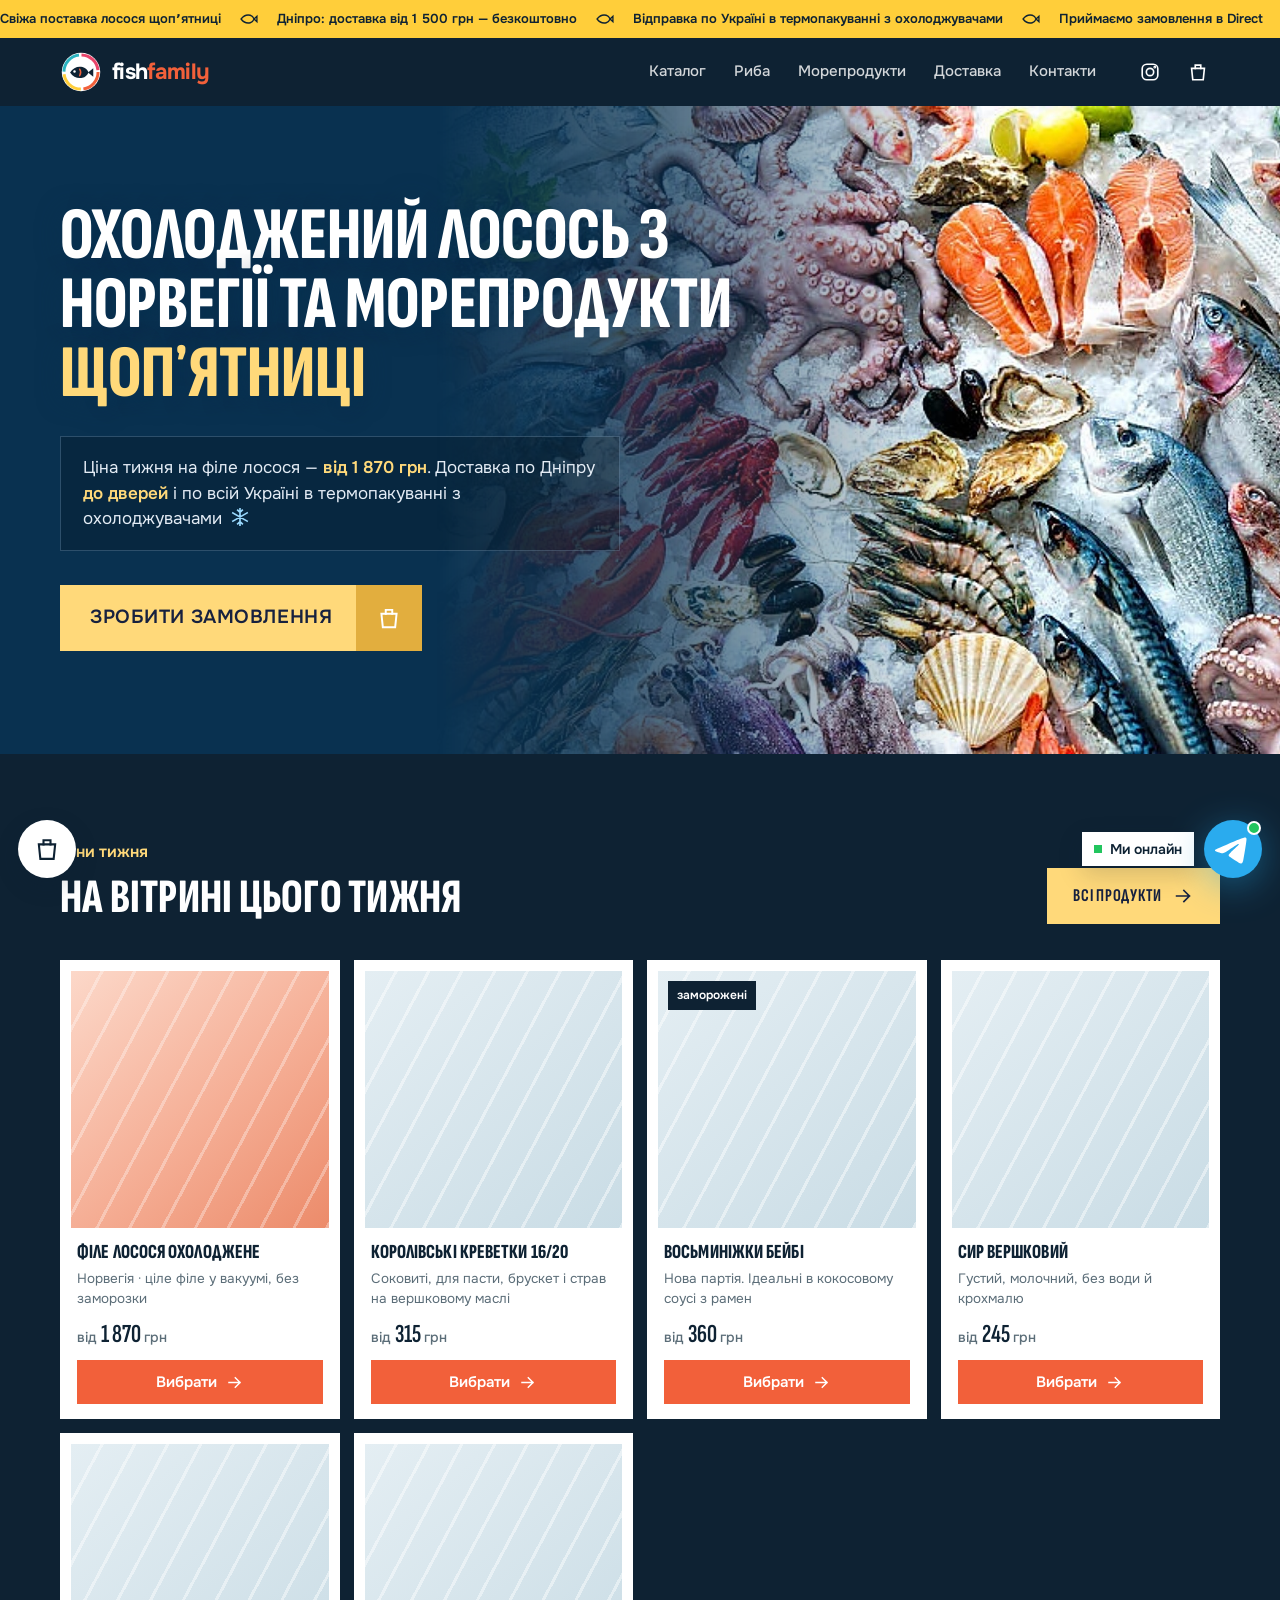
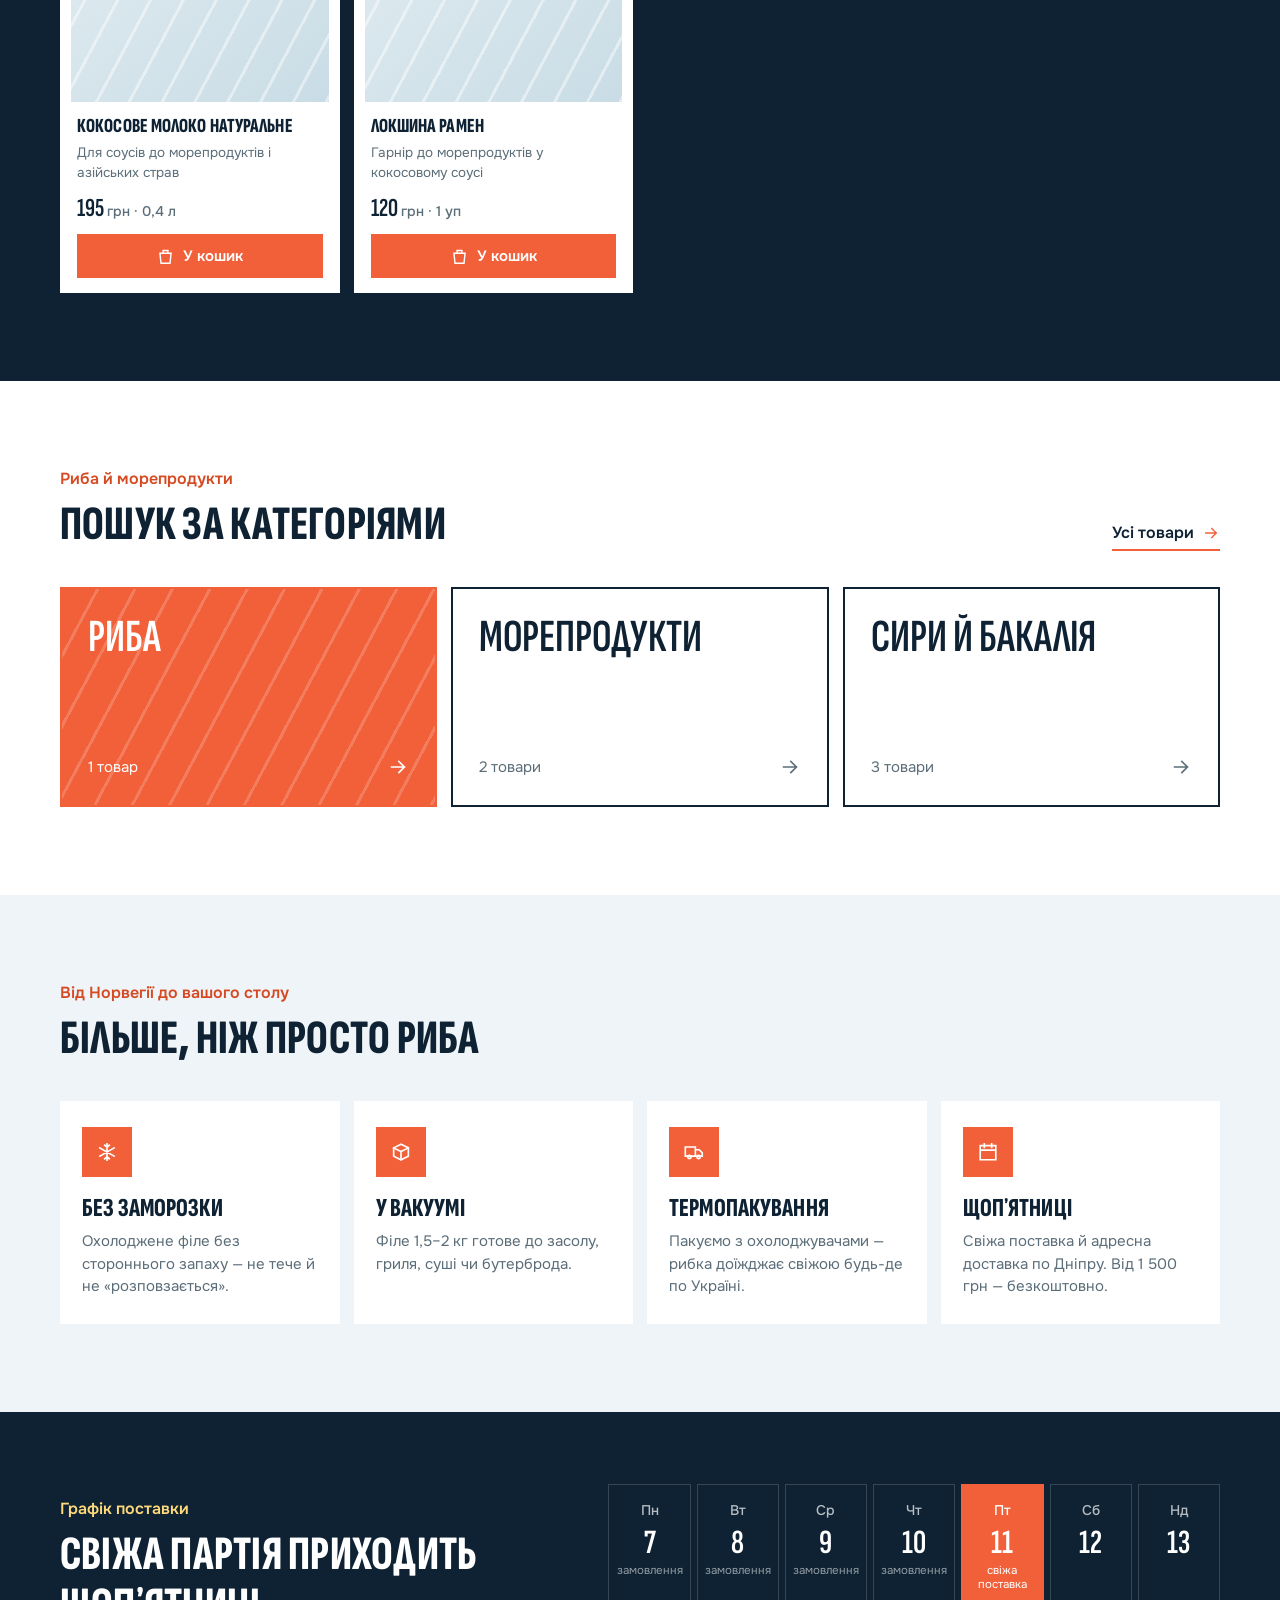
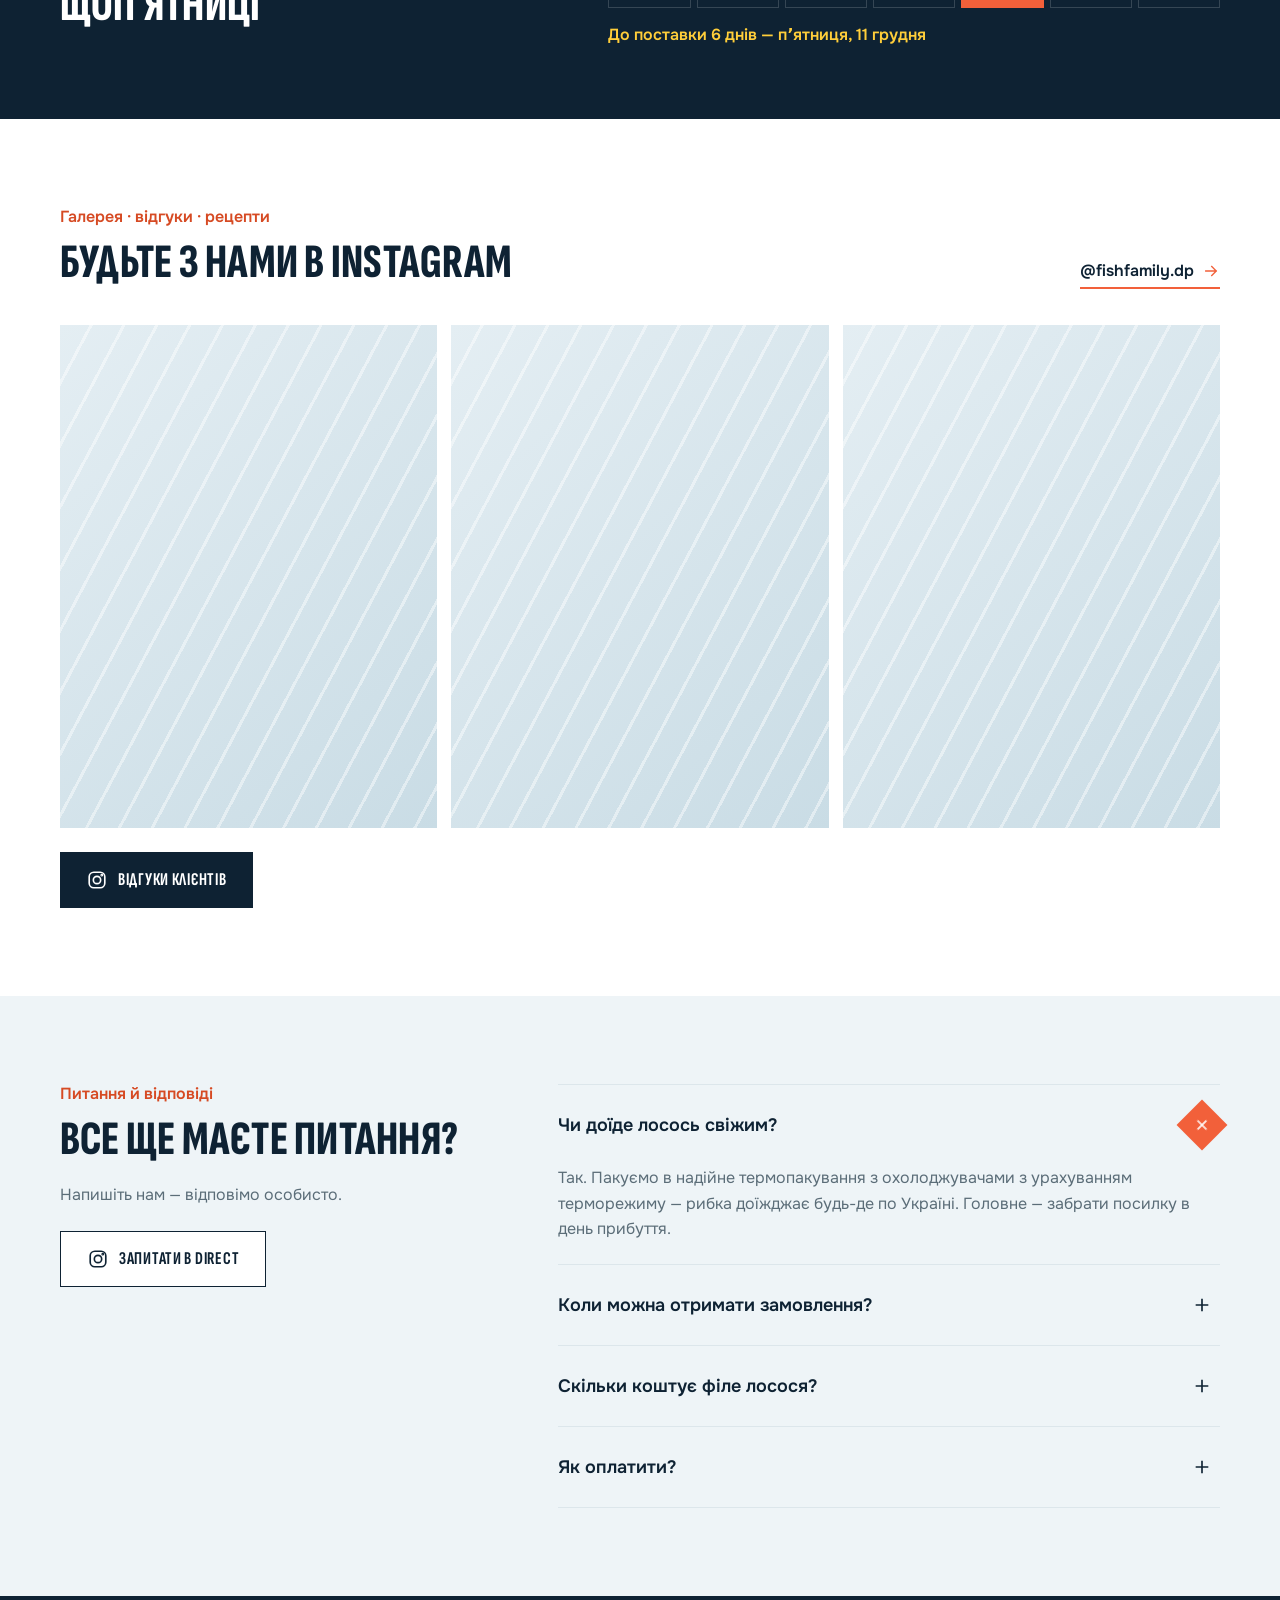
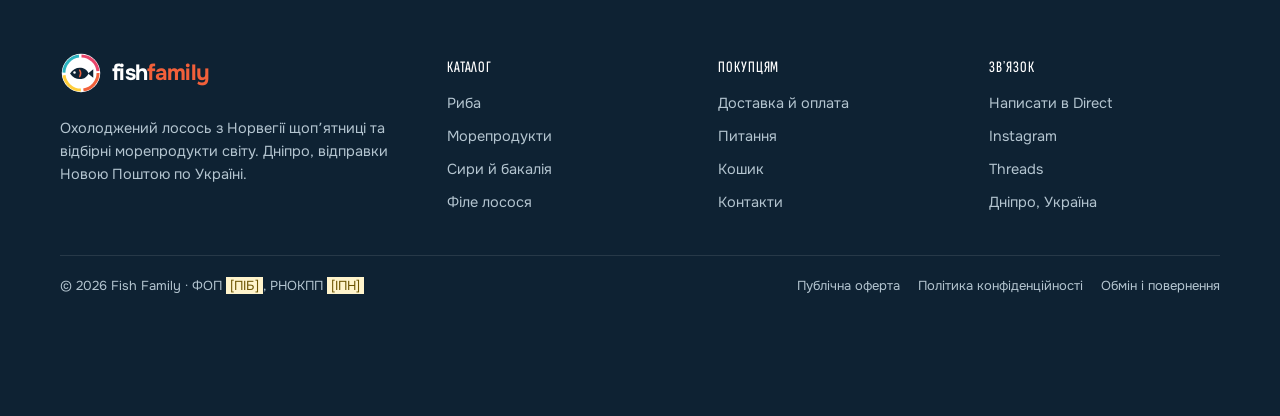
<file: index.html>
<!doctype html>
<html lang="uk">
<head>
<meta charset="utf-8">
<meta name="viewport" content="width=device-width, initial-scale=1, viewport-fit=cover">
<title>Fish Family — охолоджений лосось з Норвегії, Дніпро</title>
<meta name="description" content="Охолоджений лосось з Норвегії щопʼятниці та відбірні морепродукти. Доставка по Дніпру від 1500 грн безкоштовно, відправка Новою Поштою по Україні.">
<meta name="theme-color" content="#0E2233">
<link rel="preconnect" href="https://fonts.googleapis.com">
<link rel="preconnect" href="https://fonts.gstatic.com" crossorigin>
<link href="https://fonts.googleapis.com/css2?family=Sofia+Sans+Extra+Condensed:wght@600;700;800;900&family=Onest:wght@400;500;600;700&display=swap" rel="stylesheet">
<link rel="stylesheet" href="style.css">
</head>
<body data-page="home">
<script src="sprite.js"></script>

<div class="ticker" aria-label="Умови магазину">
  <div class="ticker__track">
    <div class="ticker__group">
      <span>Свіжа поставка лосося щопʼятниці</span><svg class="i"><use href="#i-fish"/></svg>
      <span>Дніпро: доставка від 1 500 грн — безкоштовно</span><svg class="i"><use href="#i-fish"/></svg>
      <span>Відправка по Україні в термопакуванні з охолоджувачами</span><svg class="i"><use href="#i-fish"/></svg>
      <span>Приймаємо замовлення в Direct</span><svg class="i"><use href="#i-fish"/></svg>
    </div>
  </div>
</div>

<header class="hdr">
  <div class="wrap hdr__in">
    <button class="icon-btn" id="menuBtn" data-menu="open" aria-label="Меню" aria-expanded="false" aria-controls="nav"><svg class="i"><use href="#i-menu"/></svg></button>
    <a class="logo" href="index.html" aria-label="Fish Family — головна"><svg><use href="#i-logo"/></svg><span class="logo__txt">fish<b>family</b></span></a>
    <nav class="hdr__nav" aria-label="Розділи">
      <a href="katalog.html">Каталог</a>
      <a href="katalog.html?cat=ryba">Риба</a>
      <a href="katalog.html?cat=more">Морепродукти</a>
      <a href="dostavka.html">Доставка</a>
      <a href="kontakty.html">Контакти</a>
    </nav>
    <div class="hdr__act">
      <a class="icon-btn ig-link" href="https://www.instagram.com/fishfamily.dp/" target="_blank" rel="noopener" aria-label="Instagram @fishfamily.dp"><svg class="i"><use href="#i-ig"/></svg></a>
      <a class="icon-btn" href="koshyk.html" aria-label="Кошик"><svg class="i"><use href="#i-cart"/></svg><span class="cart-count" data-cart-count hidden>0</span></a>
    </div>
  </div>
</header>

<div class="nav" id="nav" aria-hidden="true">
  <div class="nav__top">
    <a class="logo" href="index.html"><svg><use href="#i-logo"/></svg><span class="logo__txt">fish<b>family</b></span></a>
    <button class="icon-btn" data-menu="close" aria-label="Закрити меню"><svg class="i"><use href="#i-close"/></svg></button>
  </div>
  <div class="nav__links">
    <a href="index.html" data-menu="close">Головна <svg class="i"><use href="#i-arrow"/></svg></a>
    <a href="katalog.html" data-menu="close">Каталог <svg class="i"><use href="#i-arrow"/></svg></a>
    <a href="katalog.html?cat=ryba" data-menu="close">Риба <svg class="i"><use href="#i-arrow"/></svg></a>
    <a href="katalog.html?cat=more" data-menu="close">Морепродукти <svg class="i"><use href="#i-arrow"/></svg></a>
    <a href="katalog.html?cat=bakaliia" data-menu="close">Сири й бакалія <svg class="i"><use href="#i-arrow"/></svg></a>
    <a href="dostavka.html" data-menu="close">Доставка й оплата <svg class="i"><use href="#i-arrow"/></svg></a>
    <a href="kontakty.html" data-menu="close">Контакти <svg class="i"><use href="#i-arrow"/></svg></a>
    <a href="koshyk.html" data-menu="close">Кошик <svg class="i"><use href="#i-arrow"/></svg></a>
  </div>
  <div class="nav__foot">
    <p>Найближча поставка: <b data-friday>пʼятниця</b></p>
    <a class="btn btn--main btn--block" href="https://ig.me/m/fishfamily.dp" target="_blank" rel="noopener"><svg class="i"><use href="#i-ig"/></svg>Написати в Direct</a>
  </div>
</div>

<main id="top">
<section class="hero">
  <img class="hero__photo" src="img/hero-hd.jpg" alt="" fetchpriority="high" onerror="this.hidden=true">
  <div class="hero__water" aria-hidden="true"></div>
  <div class="wrap hero__in">
    <h1>Охолоджений лосось з Норвегії та морепродукти <em>щопʼятниці</em></h1>
    <div class="hero__box">
      <p>Ціна тижня на філе лосося — <b>від <span data-price-of="losos">1 870</span> грн</b>. Доставка по Дніпру <b>до дверей</b> і по всій Україні в термопакуванні з охолоджувачами <svg class="i hero__snow"><use href="#i-snow"/></svg></p>
    </div>
    <a class="hero__btn" href="katalog.html">Зробити замовлення<span><svg class="i"><use href="#i-cart"/></svg></span></a>
  </div>
</section>

<section class="sec sec--navy">
  <div class="wrap">
    <div class="sec__head">
      <div><span class="eyebrow">Ціни тижня</span><h2>На вітрині цього тижня</h2></div>
      <a class="btn btn--gold" href="katalog.html">Всі продукти <svg class="i"><use href="#i-arrow"/></svg></a>
    </div>
    <div class="grid" id="homeGrid"></div>
  </div>
</section>

<section class="sec">
  <div class="wrap">
    <div class="sec__head">
      <div><span class="eyebrow">Риба й морепродукти</span><h2>Пошук за категоріями</h2></div>
      <a class="more" href="katalog.html">Усі товари <svg class="i"><use href="#i-arrow"/></svg></a>
    </div>
    <div class="cats">
      <a class="cat cat--fish" href="katalog.html?cat=ryba"><b>Риба</b><span><em data-cat-count="ryba"></em><svg class="i"><use href="#i-arrow"/></svg></span></a>
      <a class="cat" href="katalog.html?cat=more"><b>Морепродукти</b><span><em data-cat-count="more"></em><svg class="i"><use href="#i-arrow"/></svg></span></a>
      <a class="cat" href="katalog.html?cat=bakaliia"><b>Сири й бакалія</b><span><em data-cat-count="bakaliia"></em><svg class="i"><use href="#i-arrow"/></svg></span></a>
    </div>
  </div>
</section>

<section class="sec sec--ice">
  <div class="wrap">
    <div class="sec__head">
      <div><span class="eyebrow">Від Норвегії до вашого столу</span><h2>Більше, ніж просто риба</h2></div>
    </div>
    <div class="perks4">
      <div class="perk4"><span class="sq"><svg class="i"><use href="#i-snow"/></svg></span><h3>Без заморозки</h3><p>Охолоджене філе без стороннього запаху — не тече й не «розповзається».</p></div>
      <div class="perk4"><span class="sq"><svg class="i"><use href="#i-box"/></svg></span><h3>У вакуумі</h3><p>Філе 1,5–2 кг готове до засолу, гриля, суші чи бутерброда.</p></div>
      <div class="perk4"><span class="sq"><svg class="i"><use href="#i-truck"/></svg></span><h3>Термопакування</h3><p>Пакуємо з охолоджувачами — рибка доїжджає свіжою будь-де по Україні.</p></div>
      <div class="perk4"><span class="sq"><svg class="i"><use href="#i-cal"/></svg></span><h3>Щопʼятниці</h3><p>Свіжа поставка й адресна доставка по Дніпру. Від 1 500 грн — безкоштовно.</p></div>
    </div>
  </div>
</section>

<section class="week">
  <div class="wrap week__in">
    <div><span class="eyebrow">Графік поставки</span><h2>Свіжа партія приходить щопʼятниці</h2></div>
    <div>
      <ol class="days" id="days"></ol>
      <p class="days__legend" id="daysLegend"></p>
    </div>
  </div>
</section>

<section class="sec" id="vidhuky">
  <div class="wrap">
    <div class="sec__head">
      <div><span class="eyebrow">Галерея · відгуки · рецепти</span><h2>Будьте з нами в Instagram</h2></div>
      <a class="more" href="https://www.instagram.com/fishfamily.dp/" target="_blank" rel="noopener">@fishfamily.dp <svg class="i"><use href="#i-arrow"/></svg></a>
    </div>
    <div class="revs">
      <figure class="ph ph--sea"></figure>
      <figure class="ph ph--sea"></figure>
      <figure class="ph ph--sea"></figure>
    </div>
    <a class="btn btn--dark revs__more" href="https://www.instagram.com/stories/highlights/17978755244148995/" target="_blank" rel="noopener"><svg class="i"><use href="#i-ig"/></svg>Відгуки клієнтів</a>
  </div>
</section>

<section class="sec sec--ice" id="pytannia">
  <div class="wrap faqwrap">
    <div class="faqwrap__head">
      <span class="eyebrow">Питання й відповіді</span>
      <h2>Все ще маєте питання?</h2>
      <p>Напишіть нам — відповімо особисто.</p>
      <a class="btn btn--ghost" href="https://ig.me/m/fishfamily.dp" target="_blank" rel="noopener"><svg class="i"><use href="#i-ig"/></svg>Запитати в Direct</a>
    </div>
    <div class="faq">
      <details open>
        <summary>Чи доїде лосось свіжим?<span class="pm"><svg class="i"><use href="#i-plus"/></svg></span></summary>
        <p>Так. Пакуємо в надійне термопакування з охолоджувачами з урахуванням терморежиму — рибка доїжджає будь-де по Україні. Головне — забрати посилку в день прибуття.</p>
      </details>
      <details>
        <summary>Коли можна отримати замовлення?<span class="pm"><svg class="i"><use href="#i-plus"/></svg></span></summary>
        <p>Свіжа партія приходить щопʼятниці. Замовлення формуємо заздалегідь — напишіть нам, і ми додамо вас до найближчої поставки.</p>
      </details>
      <details>
        <summary>Скільки коштує філе лосося?<span class="pm"><svg class="i"><use href="#i-plus"/></svg></span></summary>
        <p>Філе продається цілим у двох категоріях ваги: 1,5–1,7 кг і 1,7–2 кг. У кожної категорії фіксована ціна тижня, тож сума в кошику остаточна. Ціни оновлюємо разом із поставкою.</p>
      </details>
      <details>
        <summary>Як оплатити?<span class="pm"><svg class="i"><use href="#i-plus"/></svg></span></summary>
        <p>По Дніпру — за реквізитами ФОП або готівкою при отриманні. По Україні — 100% передоплата за реквізитами ФОП.</p>
      </details>
    </div>
  </div>
</section>
</main>

<footer class="foot">
  <div class="wrap">
    <div class="foot__grid">
      <div>
        <a class="logo" href="index.html"><svg><use href="#i-logo"/></svg><span class="logo__txt">fish<b>family</b></span></a>
        <p>Охолоджений лосось з Норвегії щопʼятниці та відбірні морепродукти світу. Дніпро, відправки Новою Поштою по Україні.</p>
      </div>
      <div>
        <h4>Каталог</h4>
        <ul>
          <li><a href="katalog.html?cat=ryba">Риба</a></li>
          <li><a href="katalog.html?cat=more">Морепродукти</a></li>
          <li><a href="katalog.html?cat=bakaliia">Сири й бакалія</a></li>
          <li><a href="tovar.html?id=losos">Філе лосося</a></li>
        </ul>
      </div>
      <div>
        <h4>Покупцям</h4>
        <ul>
          <li><a href="dostavka.html">Доставка й оплата</a></li>
          <li><a href="dostavka.html#pytannia">Питання</a></li>
          <li><a href="koshyk.html">Кошик</a></li>
          <li><a href="kontakty.html">Контакти</a></li>
        </ul>
      </div>
      <div>
        <h4>Звʼязок</h4>
        <ul>
          <li><a href="https://ig.me/m/fishfamily.dp" target="_blank" rel="noopener">Написати в Direct</a></li>
          <li><a href="https://www.instagram.com/fishfamily.dp/" target="_blank" rel="noopener">Instagram</a></li>
          <li><a href="https://www.threads.com/@fishfamily.dp" target="_blank" rel="noopener">Threads</a></li>
          <li>Дніпро, Україна</li>
        </ul>
      </div>
    </div>
    <div class="foot__bottom">
      <span>© 2026 Fish Family · ФОП <em class="stub">[ПІБ]</em>, РНОКПП <em class="stub">[ІПН]</em></span>
      <nav class="foot__legal" aria-label="Документи"><a href="oferta.html">Публічна оферта</a><a href="polityka.html">Політика конфіденційності</a><a href="povernennia.html">Обмін і повернення</a></nav>
    </div>
  </div>
</footer>

<a class="cartf" href="koshyk.html" aria-label="Кошик"><svg class="i"><use href="#i-cart"/></svg><span class="cartf__count" data-cart-count hidden>0</span></a>
<a class="tg" id="tgFloat" href="https://t.me/" target="_blank" rel="noopener" aria-label="Написати в Telegram — ми онлайн">
  <span class="tg__label"><i></i>Ми онлайн</span>
  <span class="tg__icon"><svg viewBox="0 0 240 240" aria-hidden="true"><circle cx="120" cy="120" r="120" fill="#2AABEE"/><path fill="#fff" d="M54.4 118.7c35-15.2 58.3-25.3 70-30.2 33.3-13.9 40.3-16.3 44.8-16.4 1 0 3.2.2 4.7 1.4 1.2 1 1.5 2.3 1.7 3.3.2 1 .4 3.1.2 4.7-1.8 19-9.6 65.1-13.6 86.3-1.7 9-5 12-8.2 12.3-7 .6-12.3-4.6-19-9-10.6-6.9-16.5-11.2-26.8-18-11.9-7.8-4.2-12.1 2.6-19.1 1.8-1.8 32.5-29.8 33.1-32.3.1-.3.1-1.5-.6-2.1-.7-.6-1.7-.4-2.5-.2-1.1.2-17.9 11.4-50.6 33.5-4.8 3.3-9.1 4.9-13 4.8-4.3-.1-12.5-2.4-18.7-4.4-7.5-2.4-13.5-3.7-13-7.9.3-2.2 3.3-4.4 8.9-6.7z"/></svg></span>
</a>

<script src="data.js"></script>
<script src="app.js"></script>
</body>
</html>
</file>
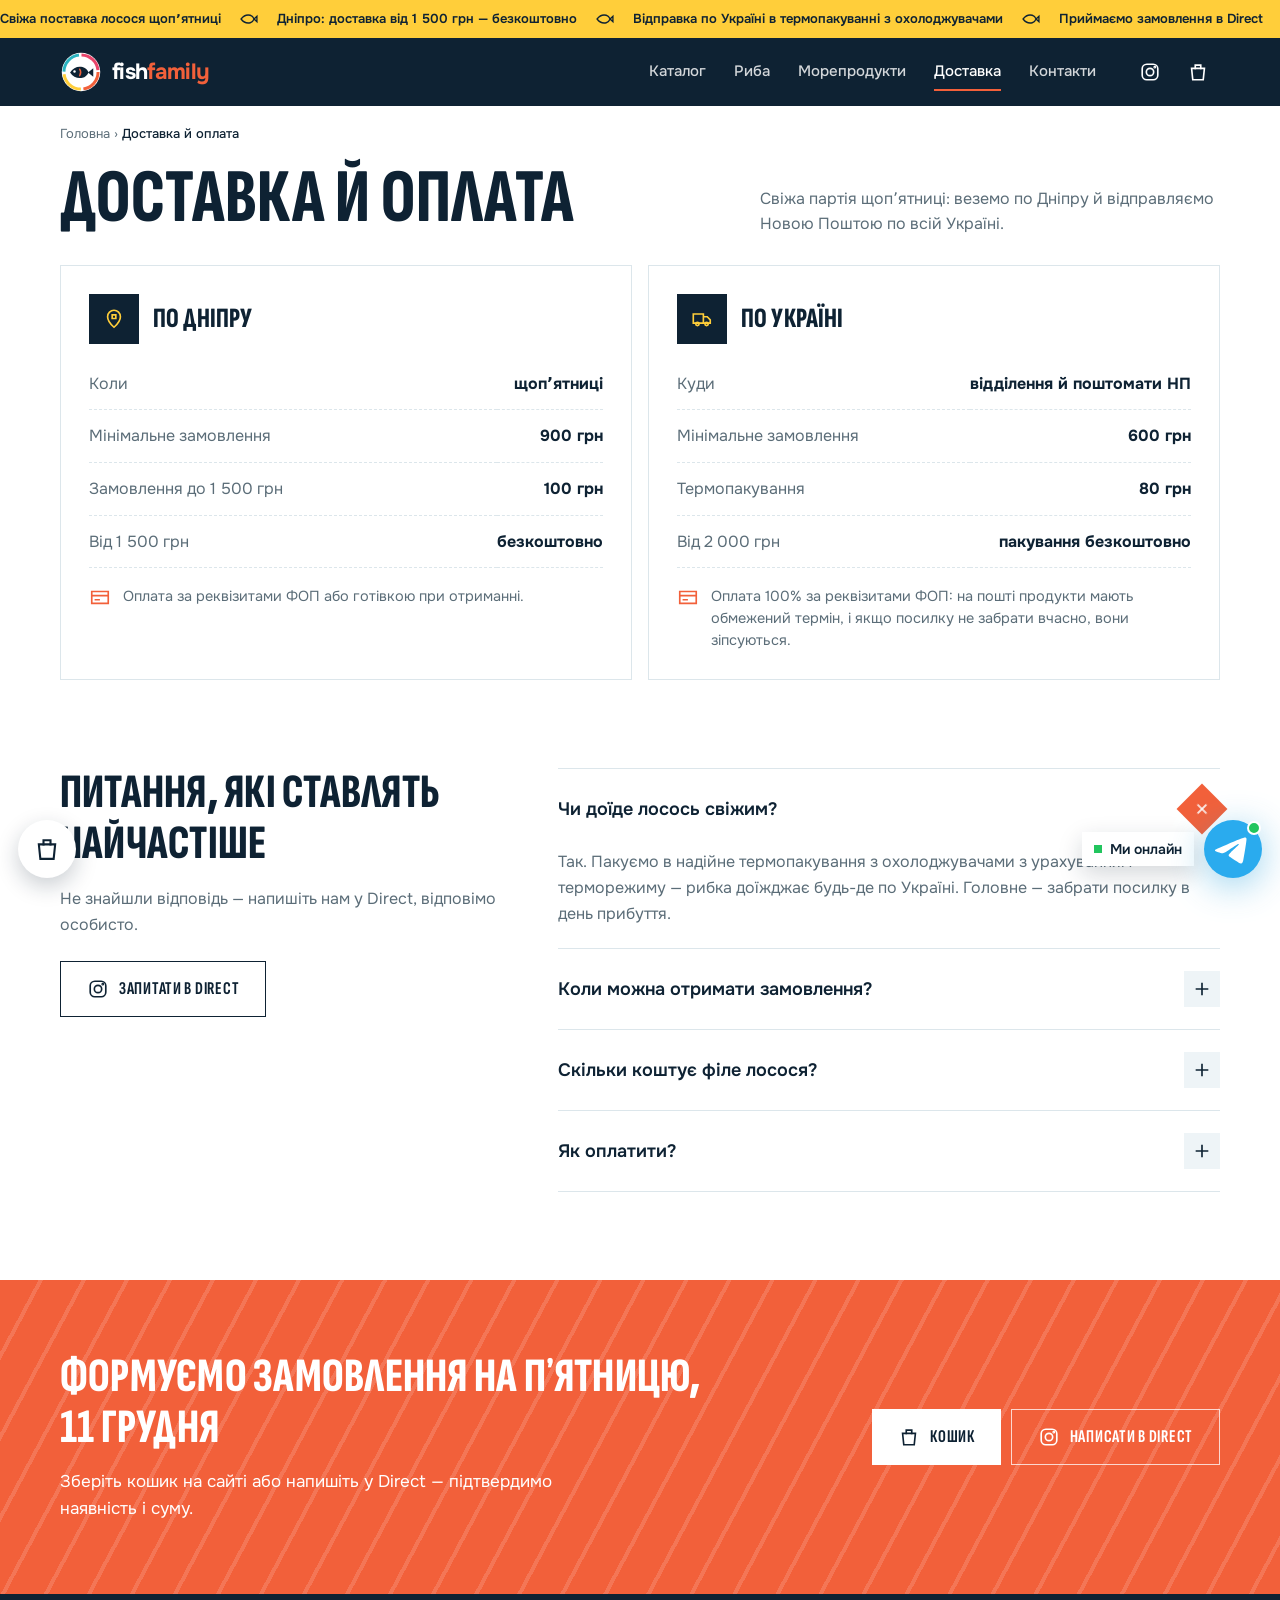
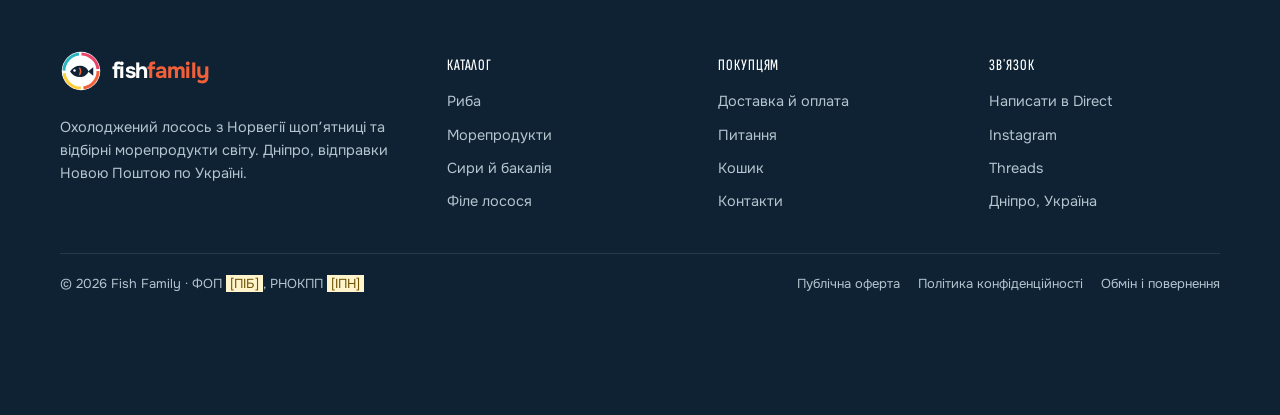
<file: dostavka.html>
<!doctype html>
<html lang="uk">
<head>
<meta charset="utf-8">
<meta name="viewport" content="width=device-width, initial-scale=1, viewport-fit=cover">
<title>Доставка й оплата — Fish Family, Дніпро</title>
<meta name="description" content="Доставка по Дніпру щопʼятниці, від 1500 грн безкоштовно. Відправка Новою Поштою по Україні в термопакуванні.">
<meta name="theme-color" content="#0E2233">
<link rel="preconnect" href="https://fonts.googleapis.com">
<link rel="preconnect" href="https://fonts.gstatic.com" crossorigin>
<link href="https://fonts.googleapis.com/css2?family=Sofia+Sans+Extra+Condensed:wght@600;700;800;900&family=Onest:wght@400;500;600;700&display=swap" rel="stylesheet">
<link rel="stylesheet" href="style.css">
</head>
<body data-page="delivery">
<script src="sprite.js"></script>

<div class="ticker" aria-label="Умови магазину">
  <div class="ticker__track">
    <div class="ticker__group">
      <span>Свіжа поставка лосося щопʼятниці</span><svg class="i"><use href="#i-fish"/></svg>
      <span>Дніпро: доставка від 1 500 грн — безкоштовно</span><svg class="i"><use href="#i-fish"/></svg>
      <span>Відправка по Україні в термопакуванні з охолоджувачами</span><svg class="i"><use href="#i-fish"/></svg>
      <span>Приймаємо замовлення в Direct</span><svg class="i"><use href="#i-fish"/></svg>
    </div>
  </div>
</div>

<header class="hdr">
  <div class="wrap hdr__in">
    <button class="icon-btn" id="menuBtn" data-menu="open" aria-label="Меню" aria-expanded="false" aria-controls="nav"><svg class="i"><use href="#i-menu"/></svg></button>
    <a class="logo" href="index.html" aria-label="Fish Family — головна"><svg><use href="#i-logo"/></svg><span class="logo__txt">fish<b>family</b></span></a>
    <nav class="hdr__nav" aria-label="Розділи">
      <a href="katalog.html">Каталог</a>
      <a href="katalog.html?cat=ryba">Риба</a>
      <a href="katalog.html?cat=more">Морепродукти</a>
      <a href="dostavka.html" class="on" aria-current="page">Доставка</a>
      <a href="kontakty.html">Контакти</a>
    </nav>
    <div class="hdr__act">
      <a class="icon-btn ig-link" href="https://www.instagram.com/fishfamily.dp/" target="_blank" rel="noopener" aria-label="Instagram @fishfamily.dp"><svg class="i"><use href="#i-ig"/></svg></a>
      <a class="icon-btn" href="koshyk.html" aria-label="Кошик"><svg class="i"><use href="#i-cart"/></svg><span class="cart-count" data-cart-count hidden>0</span></a>
    </div>
  </div>
</header>

<div class="nav" id="nav" aria-hidden="true">
  <div class="nav__top">
    <a class="logo" href="index.html"><svg><use href="#i-logo"/></svg><span class="logo__txt">fish<b>family</b></span></a>
    <button class="icon-btn" data-menu="close" aria-label="Закрити меню"><svg class="i"><use href="#i-close"/></svg></button>
  </div>
  <div class="nav__links">
    <a href="index.html" data-menu="close">Головна <svg class="i"><use href="#i-arrow"/></svg></a>
    <a href="katalog.html" data-menu="close">Каталог <svg class="i"><use href="#i-arrow"/></svg></a>
    <a href="katalog.html?cat=ryba" data-menu="close">Риба <svg class="i"><use href="#i-arrow"/></svg></a>
    <a href="katalog.html?cat=more" data-menu="close">Морепродукти <svg class="i"><use href="#i-arrow"/></svg></a>
    <a href="katalog.html?cat=bakaliia" data-menu="close">Сири й бакалія <svg class="i"><use href="#i-arrow"/></svg></a>
    <a href="dostavka.html" data-menu="close">Доставка й оплата <svg class="i"><use href="#i-arrow"/></svg></a>
    <a href="kontakty.html" data-menu="close">Контакти <svg class="i"><use href="#i-arrow"/></svg></a>
    <a href="koshyk.html" data-menu="close">Кошик <svg class="i"><use href="#i-arrow"/></svg></a>
  </div>
  <div class="nav__foot">
    <p>Найближча поставка: <b data-friday>пʼятниця</b></p>
    <a class="btn btn--main btn--block" href="https://ig.me/m/fishfamily.dp" target="_blank" rel="noopener"><svg class="i"><use href="#i-ig"/></svg>Написати в Direct</a>
  </div>
</div>

<main id="top">
<div class="wrap crumbs"><a href="index.html">Головна</a> › <span>Доставка й оплата</span></div>

<section class="wrap">
  <div class="page-head">
    <h1>Доставка й оплата</h1>
    <p>Свіжа партія щопʼятниці: веземо по Дніпру й відправляємо Новою Поштою по всій Україні.</p>
  </div>
  <div class="deliv">
    <article class="dcard" id="dnipro">
      <div class="dcard__h"><span class="sq"><svg class="i"><use href="#i-pin"/></svg></span><h3>По Дніпру</h3></div>
      <dl>
        <dt>Коли</dt><dd>щопʼятниці</dd>
        <dt>Мінімальне замовлення</dt><dd>900 грн</dd>
        <dt>Замовлення до 1 500 грн</dt><dd>100 грн</dd>
        <dt>Від 1 500 грн</dt><dd>безкоштовно</dd>
      </dl>
      <p class="pay"><svg class="i"><use href="#i-card"/></svg>Оплата за реквізитами ФОП або готівкою при отриманні.</p>
    </article>
    <article class="dcard" id="ukraina">
      <div class="dcard__h"><span class="sq"><svg class="i"><use href="#i-truck"/></svg></span><h3>По Україні</h3></div>
      <dl>
        <dt>Куди</dt><dd>відділення й поштомати НП</dd>
        <dt>Мінімальне замовлення</dt><dd>600 грн</dd>
        <dt>Термопакування</dt><dd>80 грн</dd>
        <dt>Від 2 000 грн</dt><dd>пакування безкоштовно</dd>
      </dl>
      <p class="pay"><svg class="i"><use href="#i-card"/></svg>Оплата 100% за реквізитами ФОП: на пошті продукти мають обмежений термін, і якщо посилку не забрати вчасно, вони зіпсуються.</p>
    </article>
  </div>
</section>

<section class="sec" id="pytannia">
  <div class="wrap faqwrap">
    <div class="faqwrap__head">
      <h2>Питання, які ставлять найчастіше</h2>
      <p>Не знайшли відповідь — напишіть нам у Direct, відповімо особисто.</p>
      <a class="btn btn--ghost" href="https://ig.me/m/fishfamily.dp" target="_blank" rel="noopener"><svg class="i"><use href="#i-ig"/></svg>Запитати в Direct</a>
    </div>
    <div class="faq">
      <details open>
        <summary>Чи доїде лосось свіжим?<span class="pm"><svg class="i"><use href="#i-plus"/></svg></span></summary>
        <p>Так. Пакуємо в надійне термопакування з охолоджувачами з урахуванням терморежиму — рибка доїжджає будь-де по Україні. Головне — забрати посилку в день прибуття.</p>
      </details>
      <details>
        <summary>Коли можна отримати замовлення?<span class="pm"><svg class="i"><use href="#i-plus"/></svg></span></summary>
        <p>Свіжа партія приходить щопʼятниці. Замовлення формуємо заздалегідь — напишіть нам, і ми додамо вас до найближчої поставки.</p>
      </details>
      <details>
        <summary>Скільки коштує філе лосося?<span class="pm"><svg class="i"><use href="#i-plus"/></svg></span></summary>
        <p>Філе продається цілим у двох категоріях ваги: 1,5–1,7 кг і 1,7–2 кг. У кожної категорії фіксована ціна тижня, тож сума в кошику остаточна. Ціни оновлюємо разом із поставкою.</p>
      </details>
      <details>
        <summary>Як оплатити?<span class="pm"><svg class="i"><use href="#i-plus"/></svg></span></summary>
        <p>По Дніпру — за реквізитами ФОП або готівкою при отриманні. По Україні — 100% передоплата за реквізитами ФОП.</p>
      </details>
    </div>
  </div>
</section>

<section class="cta">
  <div class="wrap cta__in">
    <div>
      <h2>Формуємо замовлення на пʼятницю, <span data-friday-date>18 вересня</span></h2>
      <p>Зберіть кошик на сайті або напишіть у Direct — підтвердимо наявність і суму.</p>
    </div>
    <div class="cta__btns">
      <a class="btn btn--light" href="koshyk.html"><svg class="i"><use href="#i-cart"/></svg>Кошик</a>
      <a class="btn btn--line" href="https://ig.me/m/fishfamily.dp" target="_blank" rel="noopener"><svg class="i"><use href="#i-ig"/></svg>Написати в Direct</a>
    </div>
  </div>
</section>
</main>

<footer class="foot">
  <div class="wrap">
    <div class="foot__grid">
      <div>
        <a class="logo" href="index.html"><svg><use href="#i-logo"/></svg><span class="logo__txt">fish<b>family</b></span></a>
        <p>Охолоджений лосось з Норвегії щопʼятниці та відбірні морепродукти світу. Дніпро, відправки Новою Поштою по Україні.</p>
      </div>
      <div>
        <h4>Каталог</h4>
        <ul>
          <li><a href="katalog.html?cat=ryba">Риба</a></li>
          <li><a href="katalog.html?cat=more">Морепродукти</a></li>
          <li><a href="katalog.html?cat=bakaliia">Сири й бакалія</a></li>
          <li><a href="tovar.html?id=losos">Філе лосося</a></li>
        </ul>
      </div>
      <div>
        <h4>Покупцям</h4>
        <ul>
          <li><a href="dostavka.html">Доставка й оплата</a></li>
          <li><a href="dostavka.html#pytannia">Питання</a></li>
          <li><a href="koshyk.html">Кошик</a></li>
          <li><a href="kontakty.html">Контакти</a></li>
        </ul>
      </div>
      <div>
        <h4>Звʼязок</h4>
        <ul>
          <li><a href="https://ig.me/m/fishfamily.dp" target="_blank" rel="noopener">Написати в Direct</a></li>
          <li><a href="https://www.instagram.com/fishfamily.dp/" target="_blank" rel="noopener">Instagram</a></li>
          <li><a href="https://www.threads.com/@fishfamily.dp" target="_blank" rel="noopener">Threads</a></li>
          <li>Дніпро, Україна</li>
        </ul>
      </div>
    </div>
    <div class="foot__bottom">
      <span>© 2026 Fish Family · ФОП <em class="stub">[ПІБ]</em>, РНОКПП <em class="stub">[ІПН]</em></span>
      <nav class="foot__legal" aria-label="Документи"><a href="oferta.html">Публічна оферта</a><a href="polityka.html">Політика конфіденційності</a><a href="povernennia.html">Обмін і повернення</a></nav>
    </div>
  </div>
</footer>

<a class="cartf" href="koshyk.html" aria-label="Кошик"><svg class="i"><use href="#i-cart"/></svg><span class="cartf__count" data-cart-count hidden>0</span></a>
<a class="tg" id="tgFloat" href="https://t.me/" target="_blank" rel="noopener" aria-label="Написати в Telegram — ми онлайн">
  <span class="tg__label"><i></i>Ми онлайн</span>
  <span class="tg__icon"><svg viewBox="0 0 240 240" aria-hidden="true"><circle cx="120" cy="120" r="120" fill="#2AABEE"/><path fill="#fff" d="M54.4 118.7c35-15.2 58.3-25.3 70-30.2 33.3-13.9 40.3-16.3 44.8-16.4 1 0 3.2.2 4.7 1.4 1.2 1 1.5 2.3 1.7 3.3.2 1 .4 3.1.2 4.7-1.8 19-9.6 65.1-13.6 86.3-1.7 9-5 12-8.2 12.3-7 .6-12.3-4.6-19-9-10.6-6.9-16.5-11.2-26.8-18-11.9-7.8-4.2-12.1 2.6-19.1 1.8-1.8 32.5-29.8 33.1-32.3.1-.3.1-1.5-.6-2.1-.7-.6-1.7-.4-2.5-.2-1.1.2-17.9 11.4-50.6 33.5-4.8 3.3-9.1 4.9-13 4.8-4.3-.1-12.5-2.4-18.7-4.4-7.5-2.4-13.5-3.7-13-7.9.3-2.2 3.3-4.4 8.9-6.7z"/></svg></span>
</a>

<script src="data.js"></script>
<script src="app.js"></script>
</body>
</html>
</file>
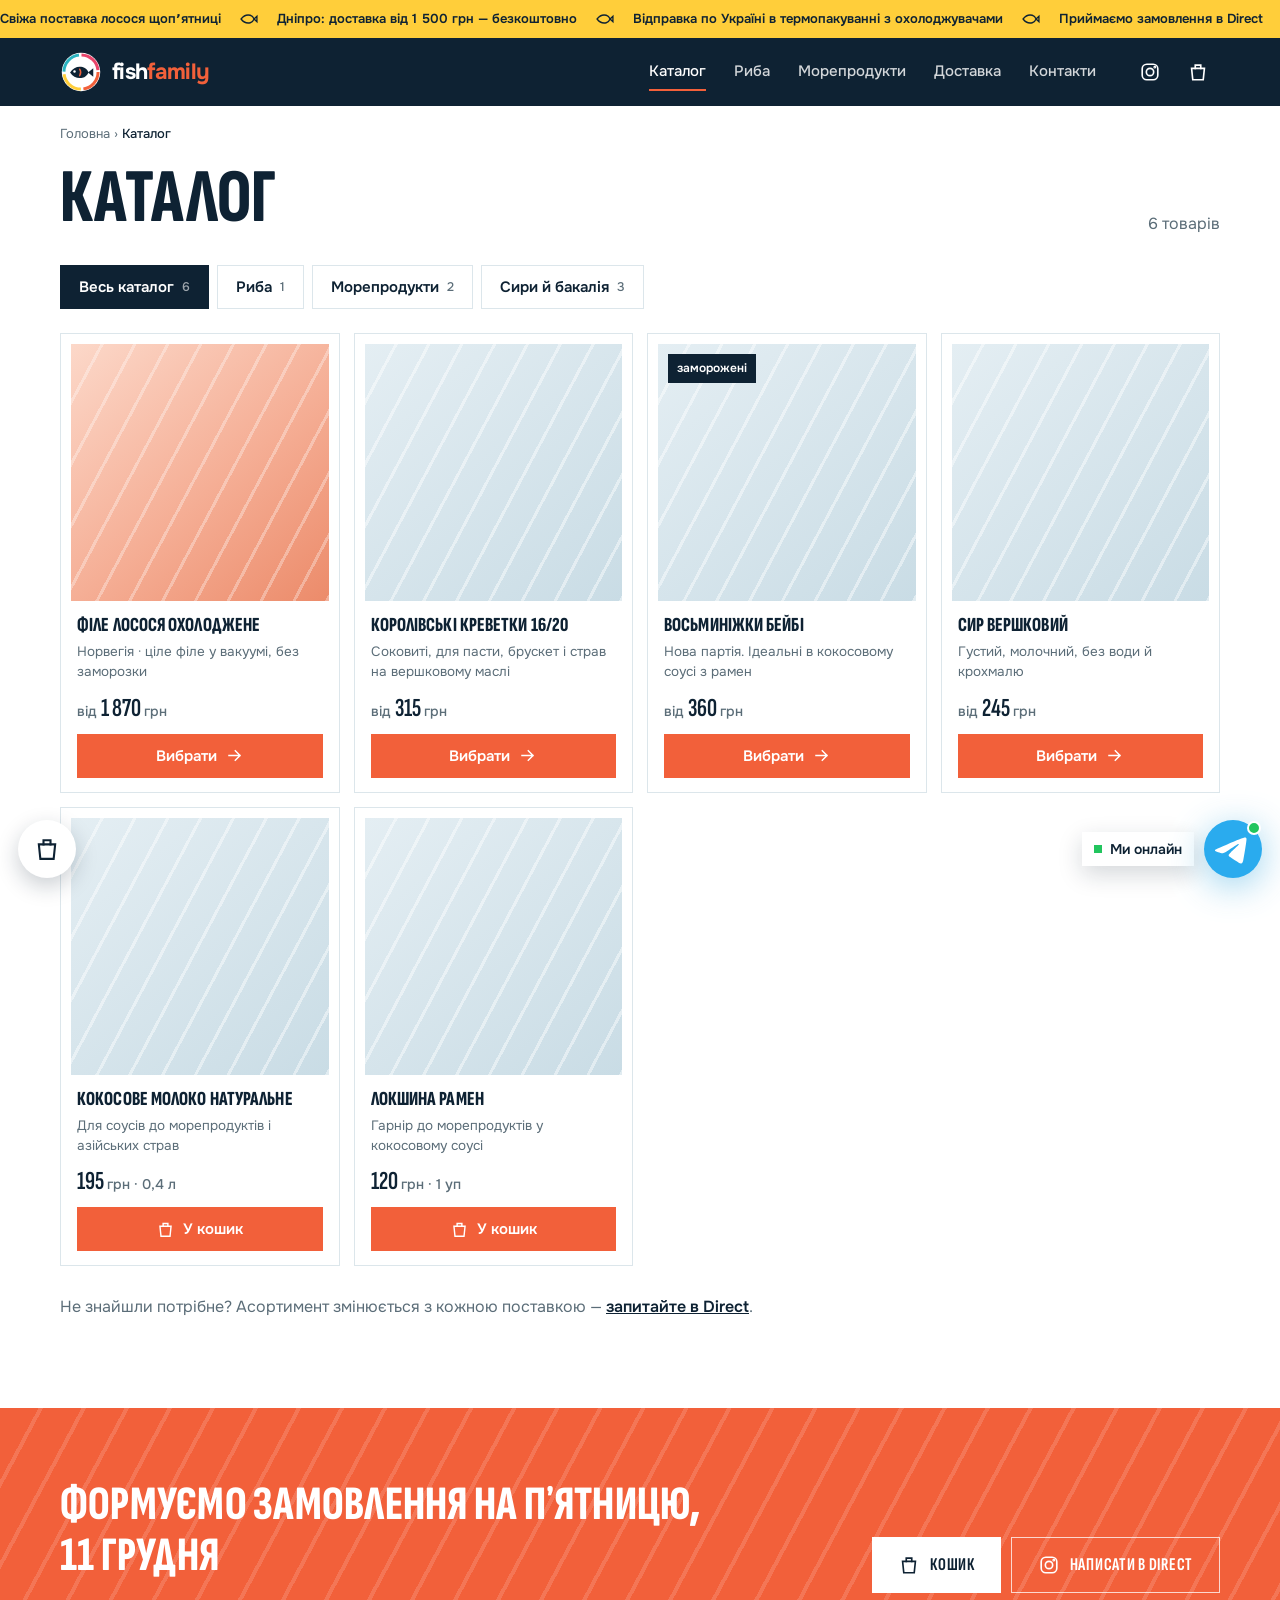
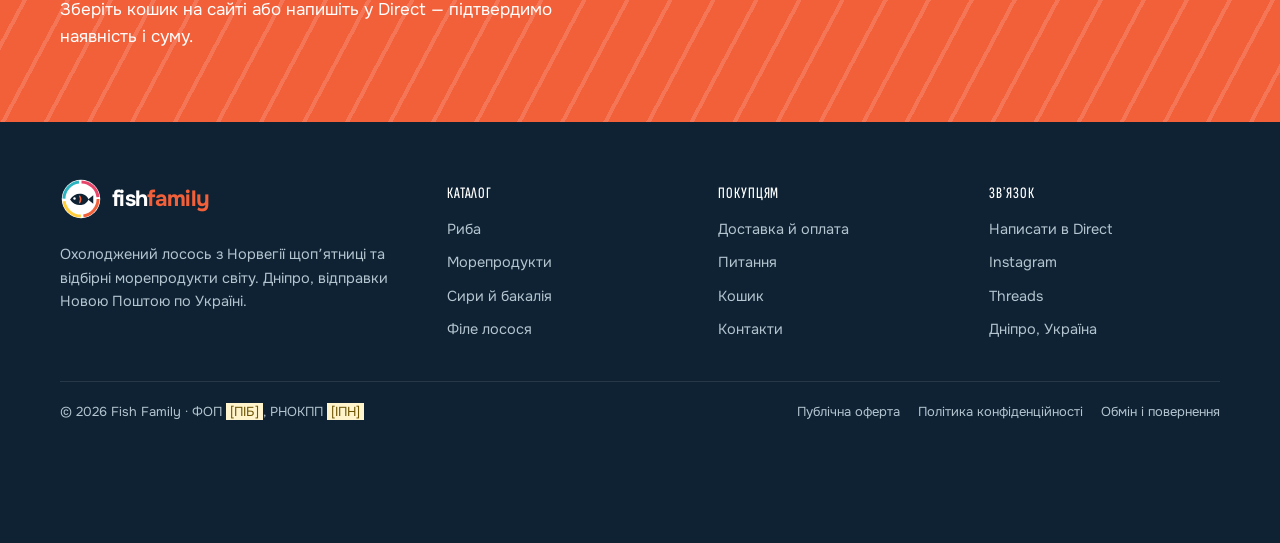
<file: katalog.html>
<!doctype html>
<html lang="uk">
<head>
<meta charset="utf-8">
<meta name="viewport" content="width=device-width, initial-scale=1, viewport-fit=cover">
<title>Каталог — Fish Family, Дніпро</title>
<meta name="description" content="Лосось, королівські креветки, восьминіжки, вершковий сир і бакалія. Ціни тижня, доставка по Дніпру й Україні.">
<meta name="theme-color" content="#0E2233">
<link rel="preconnect" href="https://fonts.googleapis.com">
<link rel="preconnect" href="https://fonts.gstatic.com" crossorigin>
<link href="https://fonts.googleapis.com/css2?family=Sofia+Sans+Extra+Condensed:wght@600;700;800;900&family=Onest:wght@400;500;600;700&display=swap" rel="stylesheet">
<link rel="stylesheet" href="style.css">
</head>
<body data-page="catalog">
<script src="sprite.js"></script>

<div class="ticker" aria-label="Умови магазину">
  <div class="ticker__track">
    <div class="ticker__group">
      <span>Свіжа поставка лосося щопʼятниці</span><svg class="i"><use href="#i-fish"/></svg>
      <span>Дніпро: доставка від 1 500 грн — безкоштовно</span><svg class="i"><use href="#i-fish"/></svg>
      <span>Відправка по Україні в термопакуванні з охолоджувачами</span><svg class="i"><use href="#i-fish"/></svg>
      <span>Приймаємо замовлення в Direct</span><svg class="i"><use href="#i-fish"/></svg>
    </div>
  </div>
</div>

<header class="hdr">
  <div class="wrap hdr__in">
    <button class="icon-btn" id="menuBtn" data-menu="open" aria-label="Меню" aria-expanded="false" aria-controls="nav"><svg class="i"><use href="#i-menu"/></svg></button>
    <a class="logo" href="index.html" aria-label="Fish Family — головна"><svg><use href="#i-logo"/></svg><span class="logo__txt">fish<b>family</b></span></a>
    <nav class="hdr__nav" aria-label="Розділи">
      <a href="katalog.html" class="on" aria-current="page">Каталог</a>
      <a href="katalog.html?cat=ryba">Риба</a>
      <a href="katalog.html?cat=more">Морепродукти</a>
      <a href="dostavka.html">Доставка</a>
      <a href="kontakty.html">Контакти</a>
    </nav>
    <div class="hdr__act">
      <a class="icon-btn ig-link" href="https://www.instagram.com/fishfamily.dp/" target="_blank" rel="noopener" aria-label="Instagram @fishfamily.dp"><svg class="i"><use href="#i-ig"/></svg></a>
      <a class="icon-btn" href="koshyk.html" aria-label="Кошик"><svg class="i"><use href="#i-cart"/></svg><span class="cart-count" data-cart-count hidden>0</span></a>
    </div>
  </div>
</header>

<div class="nav" id="nav" aria-hidden="true">
  <div class="nav__top">
    <a class="logo" href="index.html"><svg><use href="#i-logo"/></svg><span class="logo__txt">fish<b>family</b></span></a>
    <button class="icon-btn" data-menu="close" aria-label="Закрити меню"><svg class="i"><use href="#i-close"/></svg></button>
  </div>
  <div class="nav__links">
    <a href="index.html" data-menu="close">Головна <svg class="i"><use href="#i-arrow"/></svg></a>
    <a href="katalog.html" data-menu="close">Каталог <svg class="i"><use href="#i-arrow"/></svg></a>
    <a href="katalog.html?cat=ryba" data-menu="close">Риба <svg class="i"><use href="#i-arrow"/></svg></a>
    <a href="katalog.html?cat=more" data-menu="close">Морепродукти <svg class="i"><use href="#i-arrow"/></svg></a>
    <a href="katalog.html?cat=bakaliia" data-menu="close">Сири й бакалія <svg class="i"><use href="#i-arrow"/></svg></a>
    <a href="dostavka.html" data-menu="close">Доставка й оплата <svg class="i"><use href="#i-arrow"/></svg></a>
    <a href="kontakty.html" data-menu="close">Контакти <svg class="i"><use href="#i-arrow"/></svg></a>
    <a href="koshyk.html" data-menu="close">Кошик <svg class="i"><use href="#i-arrow"/></svg></a>
  </div>
  <div class="nav__foot">
    <p>Найближча поставка: <b data-friday>пʼятниця</b></p>
    <a class="btn btn--main btn--block" href="https://ig.me/m/fishfamily.dp" target="_blank" rel="noopener"><svg class="i"><use href="#i-ig"/></svg>Написати в Direct</a>
  </div>
</div>

<main id="top">
<div class="wrap crumbs" id="crumbs"><a href="index.html">Головна</a> › <span>Каталог</span></div>

<section class="wrap catalog">
  <div class="page-head">
    <h1 id="catTitle">Каталог</h1>
    <p id="catCount"></p>
  </div>
  <div class="chips" id="chips"></div>
  <div class="grid" id="catGrid"></div>
  <p class="catalog__note">Не знайшли потрібне? Асортимент змінюється з кожною поставкою — <a href="https://ig.me/m/fishfamily.dp" target="_blank" rel="noopener">запитайте в Direct</a>.</p>
</section>

<section class="cta">
  <div class="wrap cta__in">
    <div>
      <h2>Формуємо замовлення на пʼятницю, <span data-friday-date>18 вересня</span></h2>
      <p>Зберіть кошик на сайті або напишіть у Direct — підтвердимо наявність і суму.</p>
    </div>
    <div class="cta__btns">
      <a class="btn btn--light" href="koshyk.html"><svg class="i"><use href="#i-cart"/></svg>Кошик</a>
      <a class="btn btn--line" href="https://ig.me/m/fishfamily.dp" target="_blank" rel="noopener"><svg class="i"><use href="#i-ig"/></svg>Написати в Direct</a>
    </div>
  </div>
</section>
</main>

<footer class="foot">
  <div class="wrap">
    <div class="foot__grid">
      <div>
        <a class="logo" href="index.html"><svg><use href="#i-logo"/></svg><span class="logo__txt">fish<b>family</b></span></a>
        <p>Охолоджений лосось з Норвегії щопʼятниці та відбірні морепродукти світу. Дніпро, відправки Новою Поштою по Україні.</p>
      </div>
      <div>
        <h4>Каталог</h4>
        <ul>
          <li><a href="katalog.html?cat=ryba">Риба</a></li>
          <li><a href="katalog.html?cat=more">Морепродукти</a></li>
          <li><a href="katalog.html?cat=bakaliia">Сири й бакалія</a></li>
          <li><a href="tovar.html?id=losos">Філе лосося</a></li>
        </ul>
      </div>
      <div>
        <h4>Покупцям</h4>
        <ul>
          <li><a href="dostavka.html">Доставка й оплата</a></li>
          <li><a href="dostavka.html#pytannia">Питання</a></li>
          <li><a href="koshyk.html">Кошик</a></li>
          <li><a href="kontakty.html">Контакти</a></li>
        </ul>
      </div>
      <div>
        <h4>Звʼязок</h4>
        <ul>
          <li><a href="https://ig.me/m/fishfamily.dp" target="_blank" rel="noopener">Написати в Direct</a></li>
          <li><a href="https://www.instagram.com/fishfamily.dp/" target="_blank" rel="noopener">Instagram</a></li>
          <li><a href="https://www.threads.com/@fishfamily.dp" target="_blank" rel="noopener">Threads</a></li>
          <li>Дніпро, Україна</li>
        </ul>
      </div>
    </div>
    <div class="foot__bottom">
      <span>© 2026 Fish Family · ФОП <em class="stub">[ПІБ]</em>, РНОКПП <em class="stub">[ІПН]</em></span>
      <nav class="foot__legal" aria-label="Документи"><a href="oferta.html">Публічна оферта</a><a href="polityka.html">Політика конфіденційності</a><a href="povernennia.html">Обмін і повернення</a></nav>
    </div>
  </div>
</footer>

<a class="cartf" href="koshyk.html" aria-label="Кошик"><svg class="i"><use href="#i-cart"/></svg><span class="cartf__count" data-cart-count hidden>0</span></a>
<a class="tg" id="tgFloat" href="https://t.me/" target="_blank" rel="noopener" aria-label="Написати в Telegram — ми онлайн">
  <span class="tg__label"><i></i>Ми онлайн</span>
  <span class="tg__icon"><svg viewBox="0 0 240 240" aria-hidden="true"><circle cx="120" cy="120" r="120" fill="#2AABEE"/><path fill="#fff" d="M54.4 118.7c35-15.2 58.3-25.3 70-30.2 33.3-13.9 40.3-16.3 44.8-16.4 1 0 3.2.2 4.7 1.4 1.2 1 1.5 2.3 1.7 3.3.2 1 .4 3.1.2 4.7-1.8 19-9.6 65.1-13.6 86.3-1.7 9-5 12-8.2 12.3-7 .6-12.3-4.6-19-9-10.6-6.9-16.5-11.2-26.8-18-11.9-7.8-4.2-12.1 2.6-19.1 1.8-1.8 32.5-29.8 33.1-32.3.1-.3.1-1.5-.6-2.1-.7-.6-1.7-.4-2.5-.2-1.1.2-17.9 11.4-50.6 33.5-4.8 3.3-9.1 4.9-13 4.8-4.3-.1-12.5-2.4-18.7-4.4-7.5-2.4-13.5-3.7-13-7.9.3-2.2 3.3-4.4 8.9-6.7z"/></svg></span>
</a>

<script src="data.js"></script>
<script src="app.js"></script>
</body>
</html>
</file>
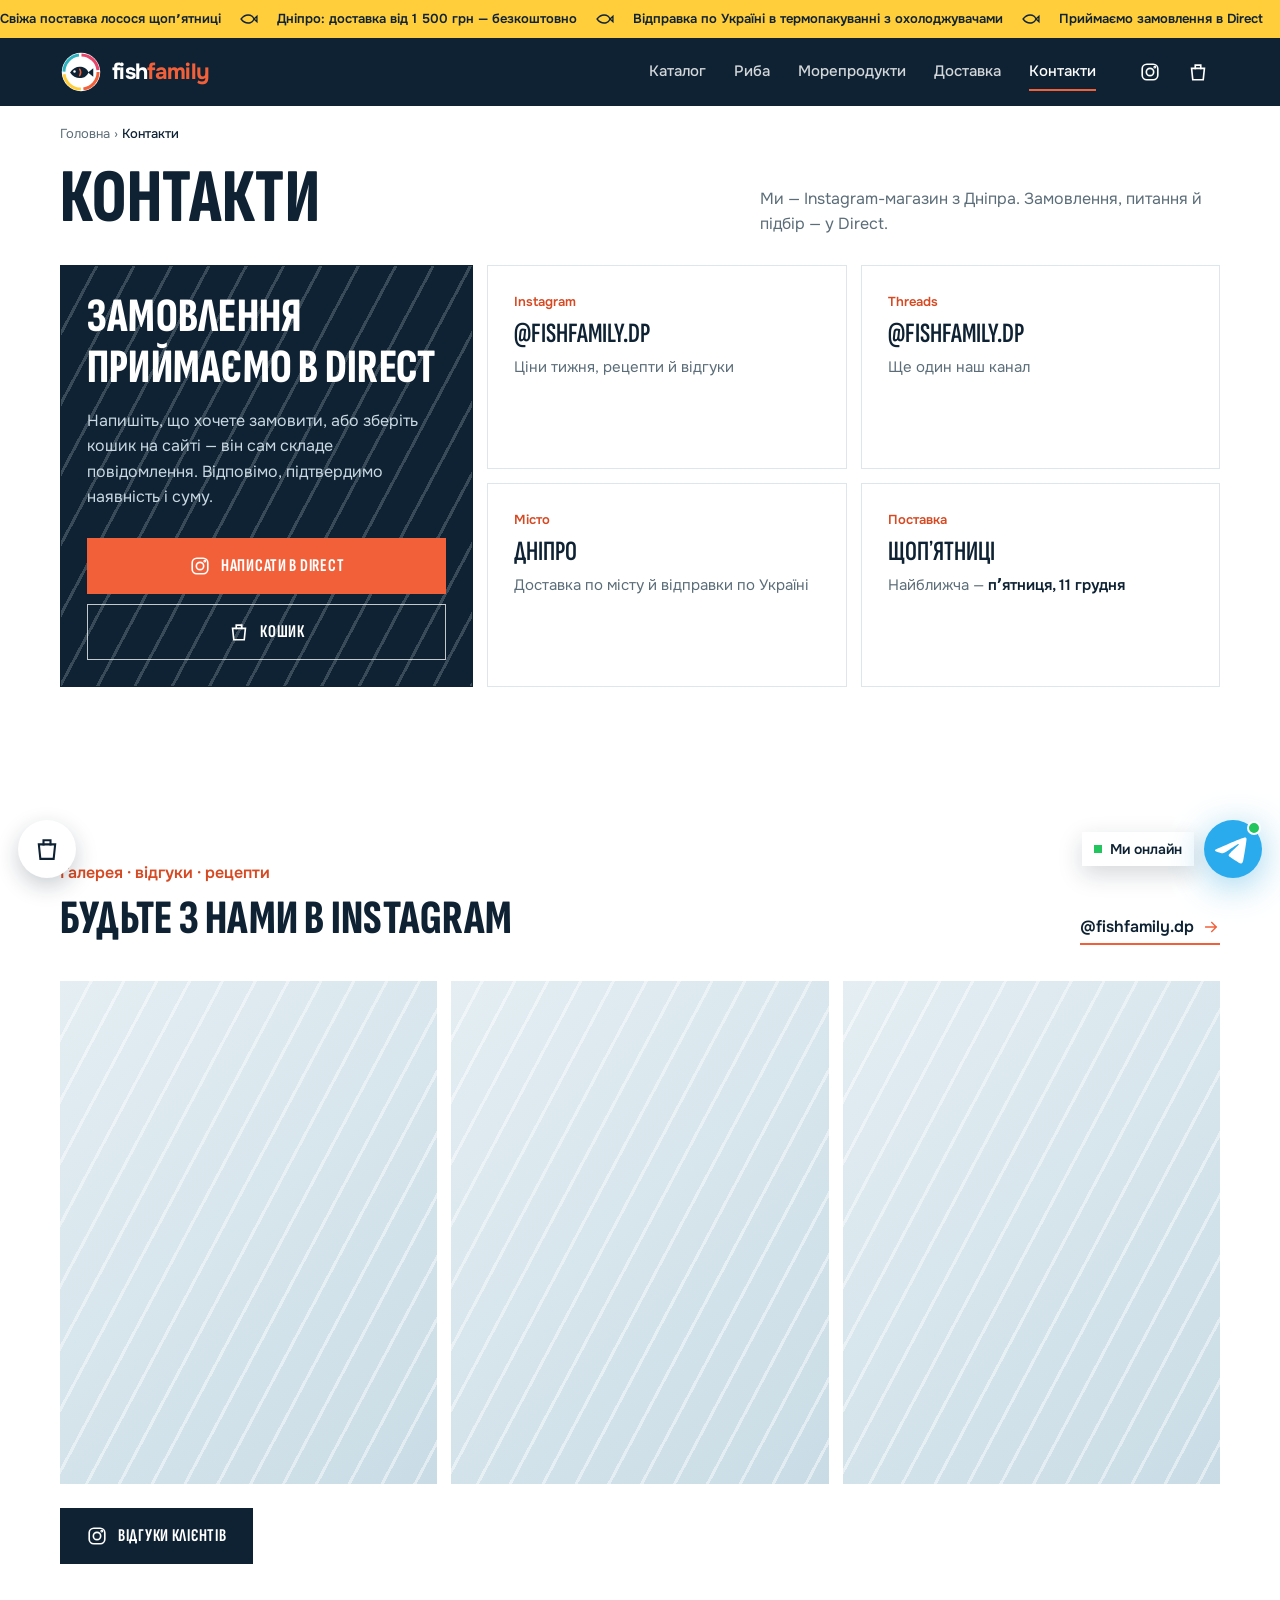
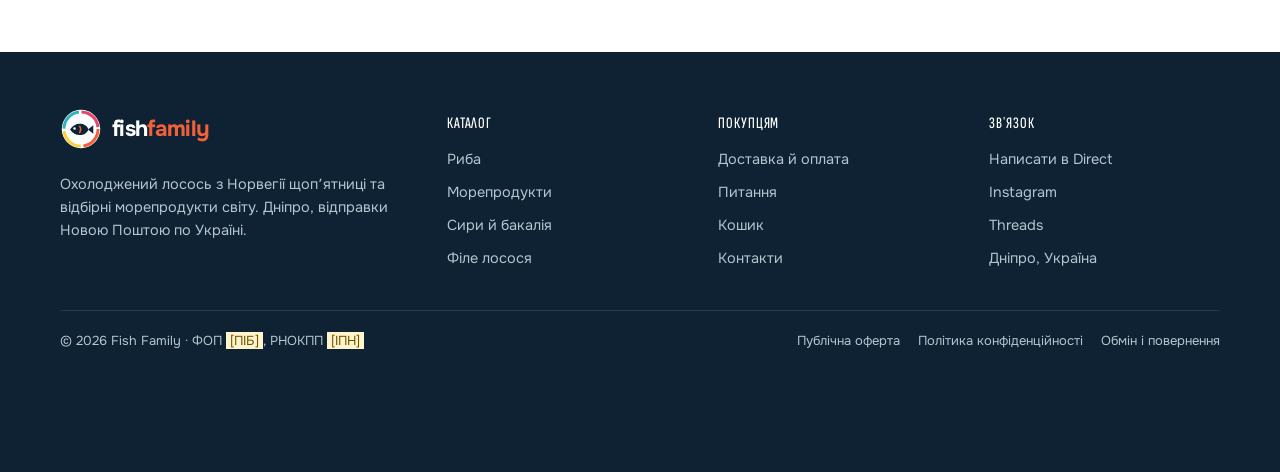
<file: kontakty.html>
<!doctype html>
<html lang="uk">
<head>
<meta charset="utf-8">
<meta name="viewport" content="width=device-width, initial-scale=1, viewport-fit=cover">
<title>Контакти — Fish Family, Дніпро</title>
<meta name="description" content="Замовлення в Direct Instagram @fishfamily.dp. Дніпро, відправки по Україні.">
<meta name="theme-color" content="#0E2233">
<link rel="preconnect" href="https://fonts.googleapis.com">
<link rel="preconnect" href="https://fonts.gstatic.com" crossorigin>
<link href="https://fonts.googleapis.com/css2?family=Sofia+Sans+Extra+Condensed:wght@600;700;800;900&family=Onest:wght@400;500;600;700&display=swap" rel="stylesheet">
<link rel="stylesheet" href="style.css">
</head>
<body data-page="contacts">
<script src="sprite.js"></script>

<div class="ticker" aria-label="Умови магазину">
  <div class="ticker__track">
    <div class="ticker__group">
      <span>Свіжа поставка лосося щопʼятниці</span><svg class="i"><use href="#i-fish"/></svg>
      <span>Дніпро: доставка від 1 500 грн — безкоштовно</span><svg class="i"><use href="#i-fish"/></svg>
      <span>Відправка по Україні в термопакуванні з охолоджувачами</span><svg class="i"><use href="#i-fish"/></svg>
      <span>Приймаємо замовлення в Direct</span><svg class="i"><use href="#i-fish"/></svg>
    </div>
  </div>
</div>

<header class="hdr">
  <div class="wrap hdr__in">
    <button class="icon-btn" id="menuBtn" data-menu="open" aria-label="Меню" aria-expanded="false" aria-controls="nav"><svg class="i"><use href="#i-menu"/></svg></button>
    <a class="logo" href="index.html" aria-label="Fish Family — головна"><svg><use href="#i-logo"/></svg><span class="logo__txt">fish<b>family</b></span></a>
    <nav class="hdr__nav" aria-label="Розділи">
      <a href="katalog.html">Каталог</a>
      <a href="katalog.html?cat=ryba">Риба</a>
      <a href="katalog.html?cat=more">Морепродукти</a>
      <a href="dostavka.html">Доставка</a>
      <a href="kontakty.html" class="on" aria-current="page">Контакти</a>
    </nav>
    <div class="hdr__act">
      <a class="icon-btn ig-link" href="https://www.instagram.com/fishfamily.dp/" target="_blank" rel="noopener" aria-label="Instagram @fishfamily.dp"><svg class="i"><use href="#i-ig"/></svg></a>
      <a class="icon-btn" href="koshyk.html" aria-label="Кошик"><svg class="i"><use href="#i-cart"/></svg><span class="cart-count" data-cart-count hidden>0</span></a>
    </div>
  </div>
</header>

<div class="nav" id="nav" aria-hidden="true">
  <div class="nav__top">
    <a class="logo" href="index.html"><svg><use href="#i-logo"/></svg><span class="logo__txt">fish<b>family</b></span></a>
    <button class="icon-btn" data-menu="close" aria-label="Закрити меню"><svg class="i"><use href="#i-close"/></svg></button>
  </div>
  <div class="nav__links">
    <a href="index.html" data-menu="close">Головна <svg class="i"><use href="#i-arrow"/></svg></a>
    <a href="katalog.html" data-menu="close">Каталог <svg class="i"><use href="#i-arrow"/></svg></a>
    <a href="katalog.html?cat=ryba" data-menu="close">Риба <svg class="i"><use href="#i-arrow"/></svg></a>
    <a href="katalog.html?cat=more" data-menu="close">Морепродукти <svg class="i"><use href="#i-arrow"/></svg></a>
    <a href="katalog.html?cat=bakaliia" data-menu="close">Сири й бакалія <svg class="i"><use href="#i-arrow"/></svg></a>
    <a href="dostavka.html" data-menu="close">Доставка й оплата <svg class="i"><use href="#i-arrow"/></svg></a>
    <a href="kontakty.html" data-menu="close">Контакти <svg class="i"><use href="#i-arrow"/></svg></a>
    <a href="koshyk.html" data-menu="close">Кошик <svg class="i"><use href="#i-arrow"/></svg></a>
  </div>
  <div class="nav__foot">
    <p>Найближча поставка: <b data-friday>пʼятниця</b></p>
    <a class="btn btn--main btn--block" href="https://ig.me/m/fishfamily.dp" target="_blank" rel="noopener"><svg class="i"><use href="#i-ig"/></svg>Написати в Direct</a>
  </div>
</div>

<main id="top">
<div class="wrap crumbs"><a href="index.html">Головна</a> › <span>Контакти</span></div>

<section class="wrap contacts-page">
  <div class="page-head">
    <h1>Контакти</h1>
    <p>Ми — Instagram-магазин з Дніпра. Замовлення, питання й підбір — у Direct.</p>
  </div>
  <div class="contacts">
    <div class="ccard ccard--main">
      <div>
        <h2>Замовлення приймаємо в Direct</h2>
        <p>Напишіть, що хочете замовити, або зберіть кошик на сайті — він сам складе повідомлення. Відповімо, підтвердимо наявність і суму.</p>
      </div>
      <div class="ccard__btns">
        <a class="btn btn--main" href="https://ig.me/m/fishfamily.dp" target="_blank" rel="noopener"><svg class="i"><use href="#i-ig"/></svg>Написати в Direct</a>
        <a class="btn btn--line" href="koshyk.html"><svg class="i"><use href="#i-cart"/></svg>Кошик</a>
      </div>
    </div>
    <a class="ccard" href="https://www.instagram.com/fishfamily.dp/" target="_blank" rel="noopener"><small>Instagram</small><b>@fishfamily.dp</b><span>Ціни тижня, рецепти й відгуки</span></a>
    <a class="ccard" href="https://www.threads.com/@fishfamily.dp" target="_blank" rel="noopener"><small>Threads</small><b>@fishfamily.dp</b><span>Ще один наш канал</span></a>
    <div class="ccard"><small>Місто</small><b>Дніпро</b><span>Доставка по місту й відправки по Україні</span></div>
    <div class="ccard"><small>Поставка</small><b>Щопʼятниці</b><span>Найближча — <em data-friday>пʼятниця</em></span></div>
  </div>
</section>

<section class="sec" id="vidhuky">
  <div class="wrap">
    <div class="sec__head">
      <div><span class="eyebrow">Галерея · відгуки · рецепти</span><h2>Будьте з нами в Instagram</h2></div>
      <a class="more" href="https://www.instagram.com/fishfamily.dp/" target="_blank" rel="noopener">@fishfamily.dp <svg class="i"><use href="#i-arrow"/></svg></a>
    </div>
    <div class="revs">
      <figure class="ph ph--sea"></figure>
      <figure class="ph ph--sea"></figure>
      <figure class="ph ph--sea"></figure>
    </div>
    <a class="btn btn--dark revs__more" href="https://www.instagram.com/stories/highlights/17978755244148995/" target="_blank" rel="noopener"><svg class="i"><use href="#i-ig"/></svg>Відгуки клієнтів</a>
  </div>
</section>
</main>

<footer class="foot">
  <div class="wrap">
    <div class="foot__grid">
      <div>
        <a class="logo" href="index.html"><svg><use href="#i-logo"/></svg><span class="logo__txt">fish<b>family</b></span></a>
        <p>Охолоджений лосось з Норвегії щопʼятниці та відбірні морепродукти світу. Дніпро, відправки Новою Поштою по Україні.</p>
      </div>
      <div>
        <h4>Каталог</h4>
        <ul>
          <li><a href="katalog.html?cat=ryba">Риба</a></li>
          <li><a href="katalog.html?cat=more">Морепродукти</a></li>
          <li><a href="katalog.html?cat=bakaliia">Сири й бакалія</a></li>
          <li><a href="tovar.html?id=losos">Філе лосося</a></li>
        </ul>
      </div>
      <div>
        <h4>Покупцям</h4>
        <ul>
          <li><a href="dostavka.html">Доставка й оплата</a></li>
          <li><a href="dostavka.html#pytannia">Питання</a></li>
          <li><a href="koshyk.html">Кошик</a></li>
          <li><a href="kontakty.html">Контакти</a></li>
        </ul>
      </div>
      <div>
        <h4>Звʼязок</h4>
        <ul>
          <li><a href="https://ig.me/m/fishfamily.dp" target="_blank" rel="noopener">Написати в Direct</a></li>
          <li><a href="https://www.instagram.com/fishfamily.dp/" target="_blank" rel="noopener">Instagram</a></li>
          <li><a href="https://www.threads.com/@fishfamily.dp" target="_blank" rel="noopener">Threads</a></li>
          <li>Дніпро, Україна</li>
        </ul>
      </div>
    </div>
    <div class="foot__bottom">
      <span>© 2026 Fish Family · ФОП <em class="stub">[ПІБ]</em>, РНОКПП <em class="stub">[ІПН]</em></span>
      <nav class="foot__legal" aria-label="Документи"><a href="oferta.html">Публічна оферта</a><a href="polityka.html">Політика конфіденційності</a><a href="povernennia.html">Обмін і повернення</a></nav>
    </div>
  </div>
</footer>

<a class="cartf" href="koshyk.html" aria-label="Кошик"><svg class="i"><use href="#i-cart"/></svg><span class="cartf__count" data-cart-count hidden>0</span></a>
<a class="tg" id="tgFloat" href="https://t.me/" target="_blank" rel="noopener" aria-label="Написати в Telegram — ми онлайн">
  <span class="tg__label"><i></i>Ми онлайн</span>
  <span class="tg__icon"><svg viewBox="0 0 240 240" aria-hidden="true"><circle cx="120" cy="120" r="120" fill="#2AABEE"/><path fill="#fff" d="M54.4 118.7c35-15.2 58.3-25.3 70-30.2 33.3-13.9 40.3-16.3 44.8-16.4 1 0 3.2.2 4.7 1.4 1.2 1 1.5 2.3 1.7 3.3.2 1 .4 3.1.2 4.7-1.8 19-9.6 65.1-13.6 86.3-1.7 9-5 12-8.2 12.3-7 .6-12.3-4.6-19-9-10.6-6.9-16.5-11.2-26.8-18-11.9-7.8-4.2-12.1 2.6-19.1 1.8-1.8 32.5-29.8 33.1-32.3.1-.3.1-1.5-.6-2.1-.7-.6-1.7-.4-2.5-.2-1.1.2-17.9 11.4-50.6 33.5-4.8 3.3-9.1 4.9-13 4.8-4.3-.1-12.5-2.4-18.7-4.4-7.5-2.4-13.5-3.7-13-7.9.3-2.2 3.3-4.4 8.9-6.7z"/></svg></span>
</a>

<script src="data.js"></script>
<script src="app.js"></script>
</body>
</html>
</file>
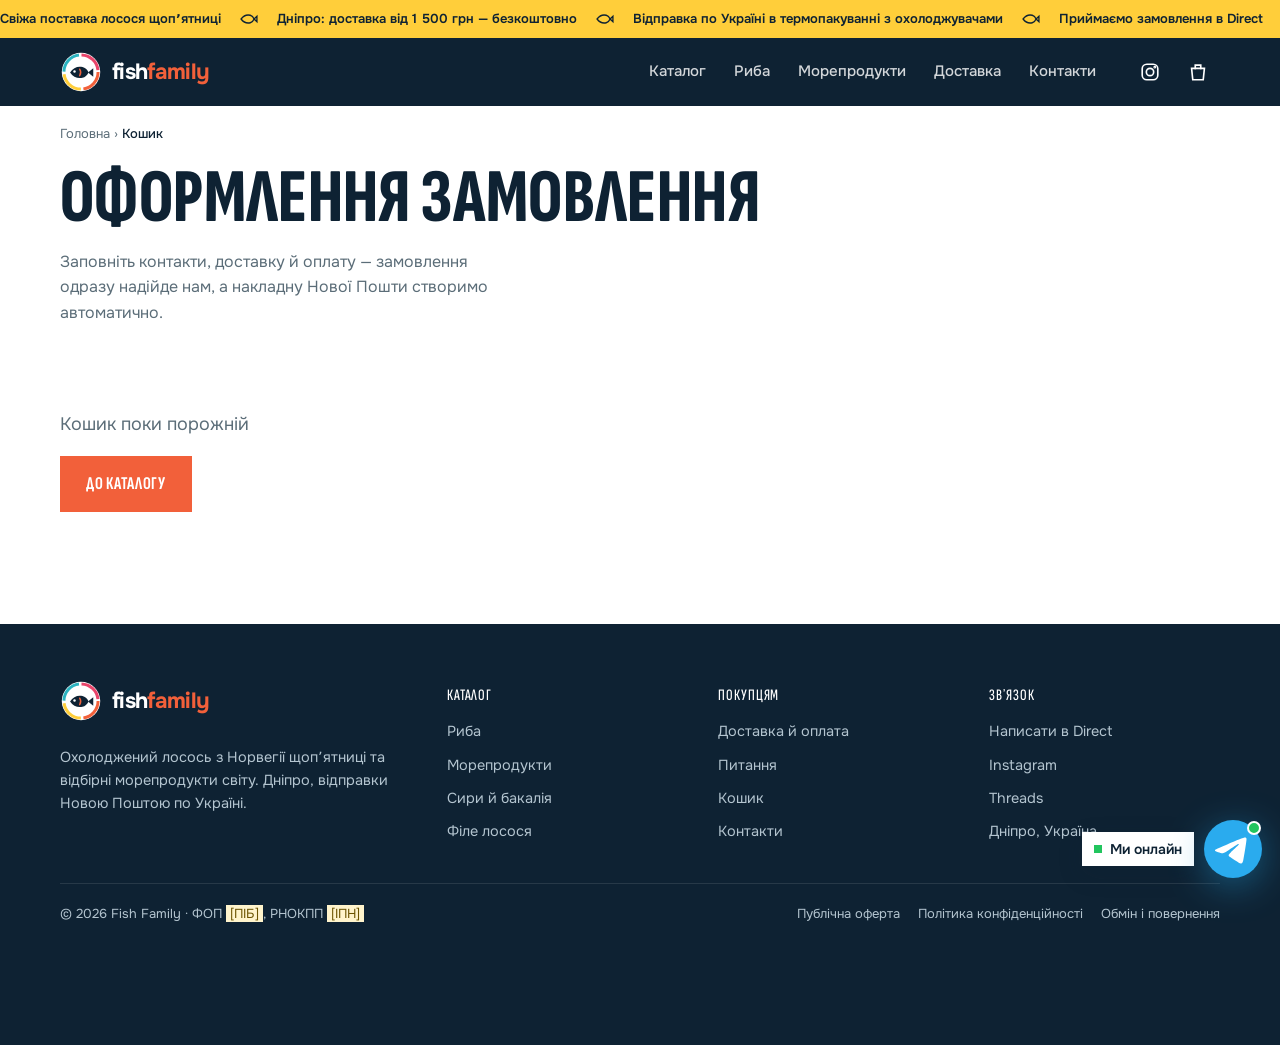
<file: koshyk.html>
<!doctype html>
<html lang="uk">
<head>
<meta charset="utf-8">
<meta name="viewport" content="width=device-width, initial-scale=1, viewport-fit=cover">
<title>Оформлення замовлення — Fish Family, Дніпро</title>
<meta name="description" content="Кошик Fish Family: зберіть замовлення й надішліть його в Direct.">
<meta name="theme-color" content="#0E2233">
<link rel="preconnect" href="https://fonts.googleapis.com">
<link rel="preconnect" href="https://fonts.gstatic.com" crossorigin>
<link href="https://fonts.googleapis.com/css2?family=Sofia+Sans+Extra+Condensed:wght@600;700;800;900&family=Onest:wght@400;500;600;700&display=swap" rel="stylesheet">
<link rel="stylesheet" href="style.css">
</head>
<body data-page="cart">
<script src="sprite.js"></script>

<div class="ticker" aria-label="Умови магазину">
  <div class="ticker__track">
    <div class="ticker__group">
      <span>Свіжа поставка лосося щопʼятниці</span><svg class="i"><use href="#i-fish"/></svg>
      <span>Дніпро: доставка від 1 500 грн — безкоштовно</span><svg class="i"><use href="#i-fish"/></svg>
      <span>Відправка по Україні в термопакуванні з охолоджувачами</span><svg class="i"><use href="#i-fish"/></svg>
      <span>Приймаємо замовлення в Direct</span><svg class="i"><use href="#i-fish"/></svg>
    </div>
  </div>
</div>

<header class="hdr">
  <div class="wrap hdr__in">
    <button class="icon-btn" id="menuBtn" data-menu="open" aria-label="Меню" aria-expanded="false" aria-controls="nav"><svg class="i"><use href="#i-menu"/></svg></button>
    <a class="logo" href="index.html" aria-label="Fish Family — головна"><svg><use href="#i-logo"/></svg><span class="logo__txt">fish<b>family</b></span></a>
    <nav class="hdr__nav" aria-label="Розділи">
      <a href="katalog.html">Каталог</a>
      <a href="katalog.html?cat=ryba">Риба</a>
      <a href="katalog.html?cat=more">Морепродукти</a>
      <a href="dostavka.html">Доставка</a>
      <a href="kontakty.html">Контакти</a>
    </nav>
    <div class="hdr__act">
      <a class="icon-btn ig-link" href="https://www.instagram.com/fishfamily.dp/" target="_blank" rel="noopener" aria-label="Instagram @fishfamily.dp"><svg class="i"><use href="#i-ig"/></svg></a>
      <a class="icon-btn" href="koshyk.html" aria-label="Кошик"><svg class="i"><use href="#i-cart"/></svg><span class="cart-count" data-cart-count hidden>0</span></a>
    </div>
  </div>
</header>

<div class="nav" id="nav" aria-hidden="true">
  <div class="nav__top">
    <a class="logo" href="index.html"><svg><use href="#i-logo"/></svg><span class="logo__txt">fish<b>family</b></span></a>
    <button class="icon-btn" data-menu="close" aria-label="Закрити меню"><svg class="i"><use href="#i-close"/></svg></button>
  </div>
  <div class="nav__links">
    <a href="index.html" data-menu="close">Головна <svg class="i"><use href="#i-arrow"/></svg></a>
    <a href="katalog.html" data-menu="close">Каталог <svg class="i"><use href="#i-arrow"/></svg></a>
    <a href="katalog.html?cat=ryba" data-menu="close">Риба <svg class="i"><use href="#i-arrow"/></svg></a>
    <a href="katalog.html?cat=more" data-menu="close">Морепродукти <svg class="i"><use href="#i-arrow"/></svg></a>
    <a href="katalog.html?cat=bakaliia" data-menu="close">Сири й бакалія <svg class="i"><use href="#i-arrow"/></svg></a>
    <a href="dostavka.html" data-menu="close">Доставка й оплата <svg class="i"><use href="#i-arrow"/></svg></a>
    <a href="kontakty.html" data-menu="close">Контакти <svg class="i"><use href="#i-arrow"/></svg></a>
    <a href="koshyk.html" data-menu="close">Кошик <svg class="i"><use href="#i-arrow"/></svg></a>
  </div>
  <div class="nav__foot">
    <p>Найближча поставка: <b data-friday>пʼятниця</b></p>
    <a class="btn btn--main btn--block" href="https://ig.me/m/fishfamily.dp" target="_blank" rel="noopener"><svg class="i"><use href="#i-ig"/></svg>Написати в Direct</a>
  </div>
</div>

<main id="top">
<div class="wrap crumbs"><a href="index.html">Головна</a> › <span>Кошик</span></div>

<section class="wrap cartpage">
  <div class="page-head">
    <h1>Оформлення замовлення</h1>
    <p>Заповніть контакти, доставку й оплату — замовлення одразу надійде нам, а накладну Нової Пошти створимо автоматично.</p>
  </div>

  <div class="cart__empty" id="cartEmpty" hidden>
    <p>Кошик поки порожній</p>
    <a class="btn btn--main" href="katalog.html">До каталогу</a>
  </div>

  <div class="done" id="orderDone" hidden>
    <span class="done__ico"><svg class="i"><use href="#i-check"/></svg></span>
    <h2>Дякуємо! Замовлення <span id="doneId"></span> прийняте</h2>
    <p>Ми звʼяжемося з вами, якщо щось потрібно уточнити. Найближча поставка — <b data-friday>пʼятниця</b>.</p>
    <a class="btn btn--main" href="index.html">На головну</a>
  </div>

  <div class="cogrid" id="cartFilled" hidden>
    <div class="comain">
      <section class="costep">
        <div class="costep__head">
          <h2>Ваше замовлення</h2>
          <a class="more" href="katalog.html">Додати товари <svg class="i"><use href="#i-arrow"/></svg></a>
        </div>
        <ul class="citems" id="cartList"></ul>
      </section>

      <section class="costep">
        <h2><span>1</span>Ваші контактні дані</h2>
        <div class="seg" role="radiogroup" aria-label="Хто отримує замовлення">
          <button type="button" class="seg__btn on" data-act="recv" data-recv="me" role="radio" aria-checked="true">Я отримувач</button>
          <button type="button" class="seg__btn" data-act="recv" data-recv="other" role="radio" aria-checked="false">Отримувач інша людина</button>
        </div>

        <h3 class="costep__sub">Дані замовника</h3>
        <div class="fields">
          <label class="field"><span>Імʼя <i class="req">*</i></span><input id="fFirst" data-f autocomplete="given-name" placeholder="Введіть ваше імʼя"></label>
          <label class="field"><span>Прізвище <i class="req">*</i></span><input id="fLast" data-f autocomplete="family-name" placeholder="Введіть ваше прізвище"></label>
          <div class="field">
            <label for="fPhone">Номер телефону <i class="req">*</i></label>
            <div class="tel"><span class="tel__cc"><i class="flag" aria-hidden="true"></i>+380</span><input id="fPhone" data-f data-phone type="tel" inputmode="tel" autocomplete="tel-national" placeholder="67 123 45 67"></div>
          </div>
        </div>

        <div id="otherFields" hidden>
          <h3 class="costep__sub">Дані отримувача</h3>
          <div class="fields">
            <label class="field"><span>Імʼя отримувача <i class="req">*</i></span><input id="fRFirst" data-f autocomplete="off" placeholder="Імʼя отримувача"></label>
            <label class="field"><span>Прізвище отримувача <i class="req">*</i></span><input id="fRLast" data-f autocomplete="off" placeholder="Прізвище отримувача"></label>
            <div class="field">
            <label for="fRPhone">Телефон отримувача <i class="req">*</i></label>
            <div class="tel"><span class="tel__cc"><i class="flag" aria-hidden="true"></i>+380</span><input id="fRPhone" data-f data-phone type="tel" inputmode="tel" autocomplete="off" placeholder="67 123 45 67"></div>
          </div>
          </div>
        </div>

        <label class="check"><input type="checkbox" id="fGift"><span>Замовлення на подарунок (не вкладати чек до замовлення)</span></label>
        <p class="field__hint">Імʼя та прізвище — українськими літерами, як у документі: так Нова Пошта без питань видасть посилку.</p>
      </section>

      <section class="costep">
        <h2><span>2</span>Доставка</h2>
        <div class="opts" id="deliveryOpts" role="radiogroup" aria-label="Спосіб доставки"></div>
        <div class="fields">
          <label class="field field--wide" data-dlv="courier"><span>Адреса доставки <i class="req">*</i></span><input id="fAddr" data-f autocomplete="street-address" placeholder="Вулиця, будинок, квартира"></label>
          <div class="field field--wide field--ac" data-dlv="np" hidden>
            <label for="fCity">Місто <i class="req">*</i></label>
            <input id="fCity" data-f autocomplete="off" placeholder="Почніть вводити назву" role="combobox" aria-autocomplete="list" aria-expanded="false" aria-controls="fCityList">
            <ul class="ac" id="fCityList" role="listbox" hidden></ul>
          </div>
          <div class="field field--wide field--ac" data-dlv="np" hidden>
            <label for="fBranch" id="fBranchLbl">Відділення Нової Пошти <i class="req">*</i></label>
            <input id="fBranch" data-f autocomplete="off" placeholder="Номер або адреса відділення" role="combobox" aria-autocomplete="list" aria-expanded="false" aria-controls="fBranchList">
            <ul class="ac" id="fBranchList" role="listbox" hidden></ul>
          </div>
        </div>
      </section>

      <section class="costep">
        <h2><span>3</span>Оплата</h2>
        <div class="opts" id="payOpts" role="radiogroup" aria-label="Спосіб оплати"></div>
        <div class="fields">
          <label class="field field--wide"><span>Коментар до замовлення</span><textarea id="fNote" data-f rows="2"></textarea></label>
          <input class="hp" id="fWebsite" name="website" tabindex="-1" autocomplete="off" aria-hidden="true">
        </div>
      </section>
    </div>

    <aside class="coside">
      <h2 class="h3">Разом</h2>
      <div class="sum">
        <div><span id="sumCount">Товари</span><span id="sumGoods">0 грн</span></div>
        <div><span id="sumFeeName">Доставка</span><span id="sumFee">—</span></div>
        <div id="sumNpRow" hidden><span>Нова Пошта</span><span id="sumNp">—</span></div>
        <div class="total"><span>До сплати</span><span id="sumTotal">0 грн</span></div>
        <small id="sumNote" hidden></small>
      </div>
      <p class="warn" id="cartWarn" hidden></p>
      <button type="button" class="btn btn--main btn--block" id="cartSend" data-act="send"><svg class="i"><use href="#i-check"/></svg><span id="cartSendTxt">Підтвердити замовлення</span></button>
      <p class="cart__hint">Підтверджуючи замовлення, ви погоджуєтесь з <a href="oferta.html" target="_blank">публічною офертою</a> та <a href="polityka.html" target="_blank">політикою конфіденційності</a>.</p>
      <p class="cart__hint cart__hint--food">Харчові продукти належної якості обміну й поверненню не підлягають. <a href="povernennia.html" target="_blank">Умови повернення</a></p>
      <p class="warn is-min" id="sendError" hidden>Не вдалося надіслати замовлення. Перевірте інтернет і спробуйте ще раз.</p>
    </aside>
  </div>

  <div class="cobar" id="cobar" hidden>
    <div class="cobar__sum"><small>До сплати</small><b id="cobarTotal">0 грн</b></div>
    <button type="button" class="btn btn--main" data-act="send">Підтвердити</button>
  </div>
</section>
</main>

<footer class="foot">
  <div class="wrap">
    <div class="foot__grid">
      <div>
        <a class="logo" href="index.html"><svg><use href="#i-logo"/></svg><span class="logo__txt">fish<b>family</b></span></a>
        <p>Охолоджений лосось з Норвегії щопʼятниці та відбірні морепродукти світу. Дніпро, відправки Новою Поштою по Україні.</p>
      </div>
      <div>
        <h4>Каталог</h4>
        <ul>
          <li><a href="katalog.html?cat=ryba">Риба</a></li>
          <li><a href="katalog.html?cat=more">Морепродукти</a></li>
          <li><a href="katalog.html?cat=bakaliia">Сири й бакалія</a></li>
          <li><a href="tovar.html?id=losos">Філе лосося</a></li>
        </ul>
      </div>
      <div>
        <h4>Покупцям</h4>
        <ul>
          <li><a href="dostavka.html">Доставка й оплата</a></li>
          <li><a href="dostavka.html#pytannia">Питання</a></li>
          <li><a href="koshyk.html">Кошик</a></li>
          <li><a href="kontakty.html">Контакти</a></li>
        </ul>
      </div>
      <div>
        <h4>Звʼязок</h4>
        <ul>
          <li><a href="https://ig.me/m/fishfamily.dp" target="_blank" rel="noopener">Написати в Direct</a></li>
          <li><a href="https://www.instagram.com/fishfamily.dp/" target="_blank" rel="noopener">Instagram</a></li>
          <li><a href="https://www.threads.com/@fishfamily.dp" target="_blank" rel="noopener">Threads</a></li>
          <li>Дніпро, Україна</li>
        </ul>
      </div>
    </div>
    <div class="foot__bottom">
      <span>© 2026 Fish Family · ФОП <em class="stub">[ПІБ]</em>, РНОКПП <em class="stub">[ІПН]</em></span>
      <nav class="foot__legal" aria-label="Документи"><a href="oferta.html">Публічна оферта</a><a href="polityka.html">Політика конфіденційності</a><a href="povernennia.html">Обмін і повернення</a></nav>
    </div>
  </div>
</footer>

<a class="cartf" href="koshyk.html" aria-label="Кошик"><svg class="i"><use href="#i-cart"/></svg><span class="cartf__count" data-cart-count hidden>0</span></a>
<a class="tg" id="tgFloat" href="https://t.me/" target="_blank" rel="noopener" aria-label="Написати в Telegram — ми онлайн">
  <span class="tg__label"><i></i>Ми онлайн</span>
  <span class="tg__icon"><svg viewBox="0 0 240 240" aria-hidden="true"><circle cx="120" cy="120" r="120" fill="#2AABEE"/><path fill="#fff" d="M54.4 118.7c35-15.2 58.3-25.3 70-30.2 33.3-13.9 40.3-16.3 44.8-16.4 1 0 3.2.2 4.7 1.4 1.2 1 1.5 2.3 1.7 3.3.2 1 .4 3.1.2 4.7-1.8 19-9.6 65.1-13.6 86.3-1.7 9-5 12-8.2 12.3-7 .6-12.3-4.6-19-9-10.6-6.9-16.5-11.2-26.8-18-11.9-7.8-4.2-12.1 2.6-19.1 1.8-1.8 32.5-29.8 33.1-32.3.1-.3.1-1.5-.6-2.1-.7-.6-1.7-.4-2.5-.2-1.1.2-17.9 11.4-50.6 33.5-4.8 3.3-9.1 4.9-13 4.8-4.3-.1-12.5-2.4-18.7-4.4-7.5-2.4-13.5-3.7-13-7.9.3-2.2 3.3-4.4 8.9-6.7z"/></svg></span>
</a>

<script src="data.js"></script>
<script src="app.js"></script>
</body>
</html>
</file>
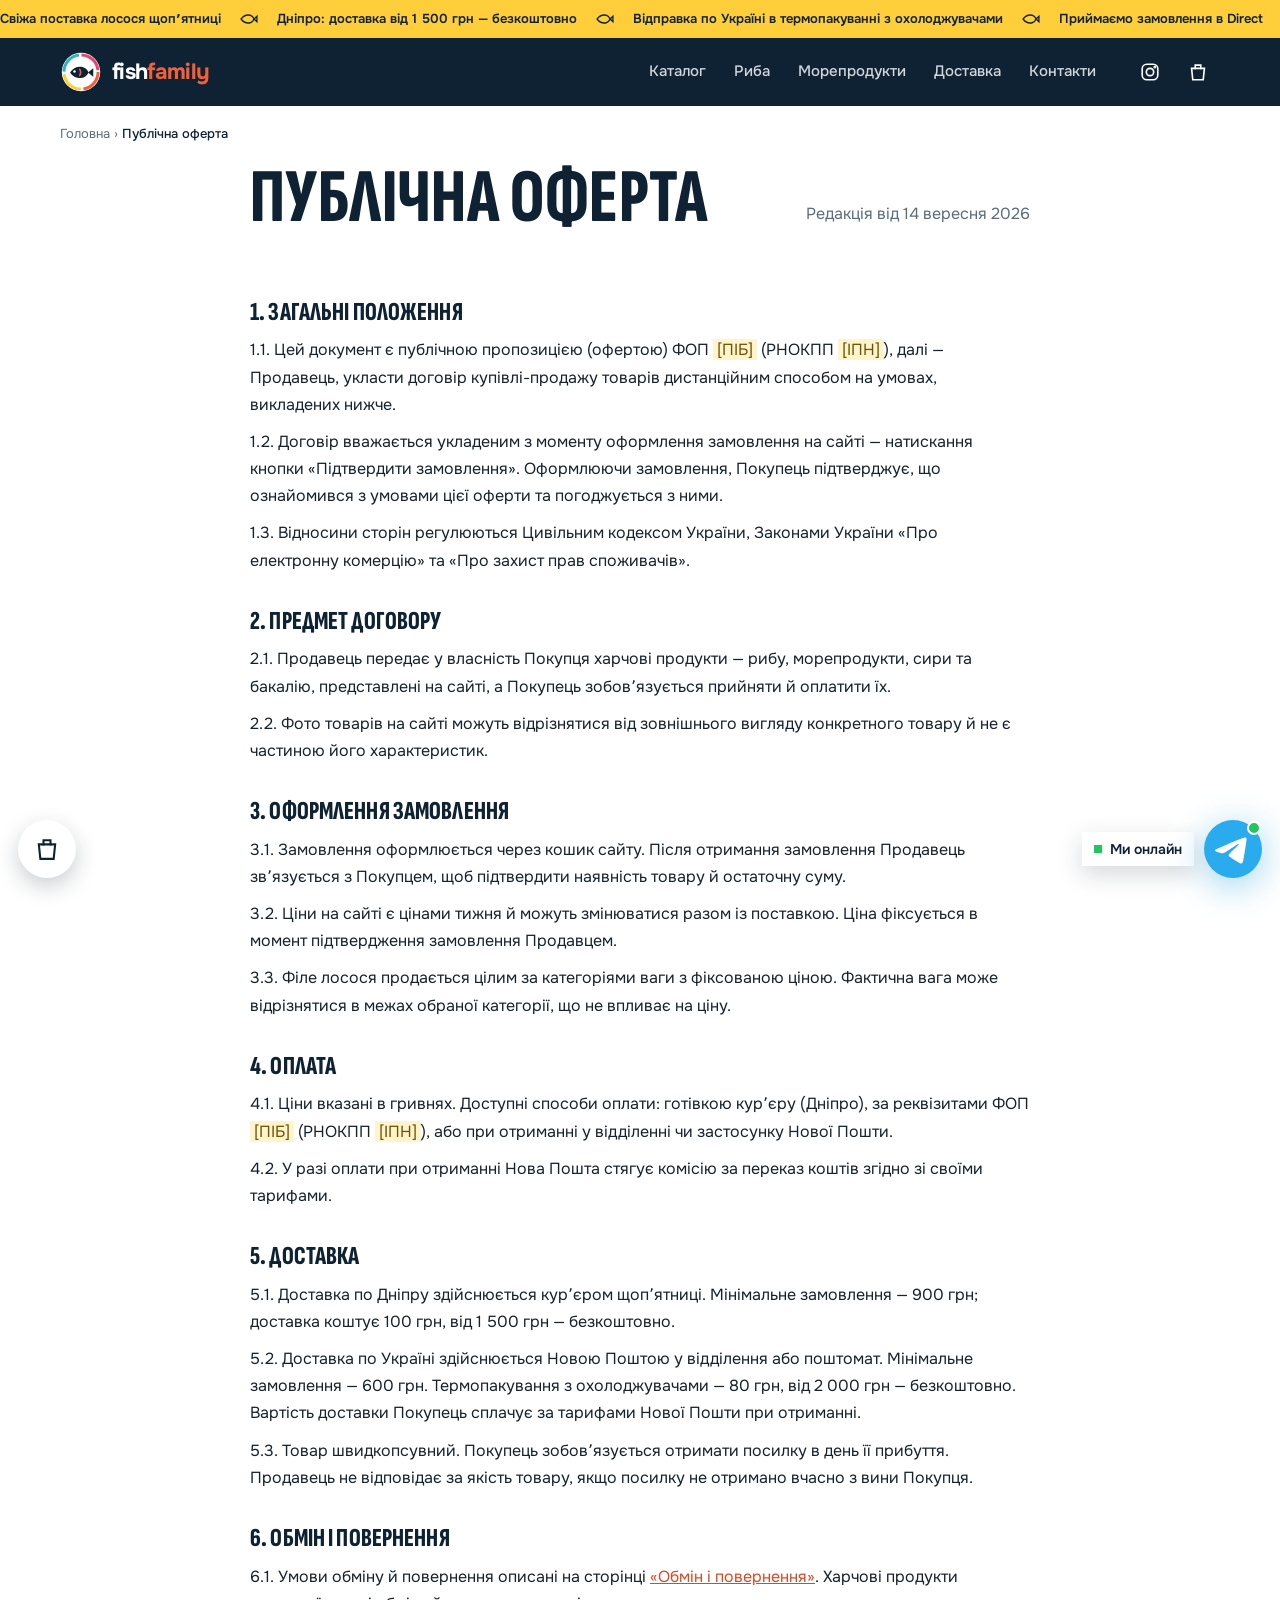
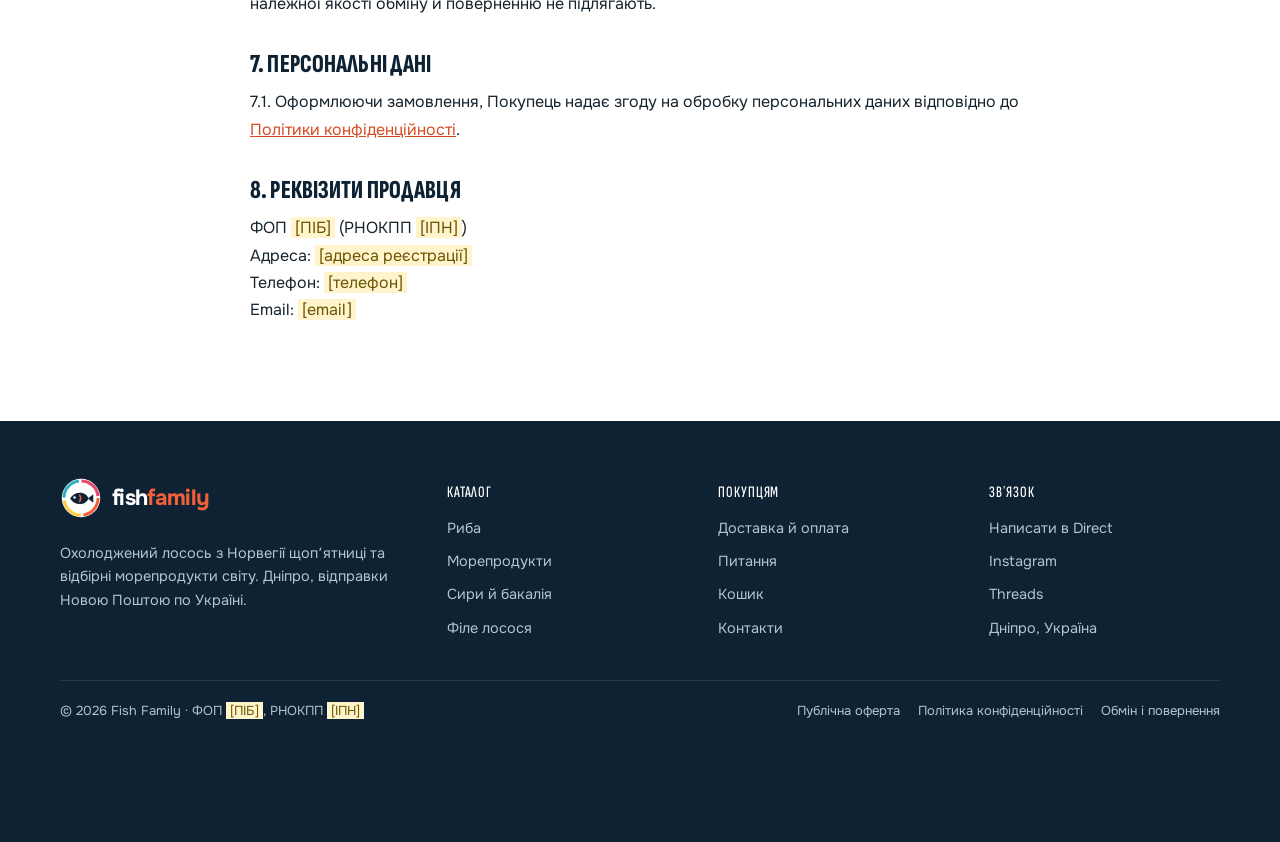
<file: oferta.html>
<!doctype html>
<html lang="uk">
<head>
<meta charset="utf-8">
<meta name="viewport" content="width=device-width, initial-scale=1, viewport-fit=cover">
<title>Публічна оферта — Fish Family, Дніпро</title>
<meta name="description" content="Умови купівлі товарів Fish Family: оформлення, оплата, доставка по Дніпру та Новою Поштою.">
<meta name="theme-color" content="#0E2233">
<link rel="preconnect" href="https://fonts.googleapis.com">
<link rel="preconnect" href="https://fonts.gstatic.com" crossorigin>
<link href="https://fonts.googleapis.com/css2?family=Sofia+Sans+Extra+Condensed:wght@600;700;800;900&family=Onest:wght@400;500;600;700&display=swap" rel="stylesheet">
<link rel="stylesheet" href="style.css">
</head>
<body data-page="legal">
<script src="sprite.js"></script>

<div class="ticker" aria-label="Умови магазину">
  <div class="ticker__track">
    <div class="ticker__group">
      <span>Свіжа поставка лосося щопʼятниці</span><svg class="i"><use href="#i-fish"/></svg>
      <span>Дніпро: доставка від 1 500 грн — безкоштовно</span><svg class="i"><use href="#i-fish"/></svg>
      <span>Відправка по Україні в термопакуванні з охолоджувачами</span><svg class="i"><use href="#i-fish"/></svg>
      <span>Приймаємо замовлення в Direct</span><svg class="i"><use href="#i-fish"/></svg>
    </div>
  </div>
</div>

<header class="hdr">
  <div class="wrap hdr__in">
    <button class="icon-btn" id="menuBtn" data-menu="open" aria-label="Меню" aria-expanded="false" aria-controls="nav"><svg class="i"><use href="#i-menu"/></svg></button>
    <a class="logo" href="index.html" aria-label="Fish Family — головна"><svg><use href="#i-logo"/></svg><span class="logo__txt">fish<b>family</b></span></a>
    <nav class="hdr__nav" aria-label="Розділи">
      <a href="katalog.html">Каталог</a>
      <a href="katalog.html?cat=ryba">Риба</a>
      <a href="katalog.html?cat=more">Морепродукти</a>
      <a href="dostavka.html">Доставка</a>
      <a href="kontakty.html">Контакти</a>
    </nav>
    <div class="hdr__act">
      <a class="icon-btn ig-link" href="https://www.instagram.com/fishfamily.dp/" target="_blank" rel="noopener" aria-label="Instagram @fishfamily.dp"><svg class="i"><use href="#i-ig"/></svg></a>
      <a class="icon-btn" href="koshyk.html" aria-label="Кошик"><svg class="i"><use href="#i-cart"/></svg><span class="cart-count" data-cart-count hidden>0</span></a>
    </div>
  </div>
</header>

<div class="nav" id="nav" aria-hidden="true">
  <div class="nav__top">
    <a class="logo" href="index.html"><svg><use href="#i-logo"/></svg><span class="logo__txt">fish<b>family</b></span></a>
    <button class="icon-btn" data-menu="close" aria-label="Закрити меню"><svg class="i"><use href="#i-close"/></svg></button>
  </div>
  <div class="nav__links">
    <a href="index.html" data-menu="close">Головна <svg class="i"><use href="#i-arrow"/></svg></a>
    <a href="katalog.html" data-menu="close">Каталог <svg class="i"><use href="#i-arrow"/></svg></a>
    <a href="katalog.html?cat=ryba" data-menu="close">Риба <svg class="i"><use href="#i-arrow"/></svg></a>
    <a href="katalog.html?cat=more" data-menu="close">Морепродукти <svg class="i"><use href="#i-arrow"/></svg></a>
    <a href="katalog.html?cat=bakaliia" data-menu="close">Сири й бакалія <svg class="i"><use href="#i-arrow"/></svg></a>
    <a href="dostavka.html" data-menu="close">Доставка й оплата <svg class="i"><use href="#i-arrow"/></svg></a>
    <a href="kontakty.html" data-menu="close">Контакти <svg class="i"><use href="#i-arrow"/></svg></a>
    <a href="koshyk.html" data-menu="close">Кошик <svg class="i"><use href="#i-arrow"/></svg></a>
  </div>
  <div class="nav__foot">
    <p>Найближча поставка: <b data-friday>пʼятниця</b></p>
    <a class="btn btn--main btn--block" href="https://ig.me/m/fishfamily.dp" target="_blank" rel="noopener"><svg class="i"><use href="#i-ig"/></svg>Написати в Direct</a>
  </div>
</div>

<main id="top">
<div class="wrap crumbs"><a href="index.html">Головна</a> › <span>Публічна оферта</span></div>

<section class="wrap legal">
  <div class="page-head">
    <h1>Публічна оферта</h1>
    <p>Редакція від 14 вересня 2026</p>
  </div>

  <h2>1. Загальні положення</h2>
  <p>1.1. Цей документ є публічною пропозицією (офертою) ФОП <em class="stub">[ПІБ]</em> (РНОКПП <em class="stub">[ІПН]</em>), далі — Продавець, укласти договір купівлі-продажу товарів дистанційним способом на умовах, викладених нижче.</p>
  <p>1.2. Договір вважається укладеним з моменту оформлення замовлення на сайті — натискання кнопки «Підтвердити замовлення». Оформлюючи замовлення, Покупець підтверджує, що ознайомився з умовами цієї оферти та погоджується з ними.</p>
  <p>1.3. Відносини сторін регулюються Цивільним кодексом України, Законами України «Про електронну комерцію» та «Про захист прав споживачів».</p>

  <h2>2. Предмет договору</h2>
  <p>2.1. Продавець передає у власність Покупця харчові продукти — рибу, морепродукти, сири та бакалію, представлені на сайті, а Покупець зобовʼязується прийняти й оплатити їх.</p>
  <p>2.2. Фото товарів на сайті можуть відрізнятися від зовнішнього вигляду конкретного товару й не є частиною його характеристик.</p>

  <h2>3. Оформлення замовлення</h2>
  <p>3.1. Замовлення оформлюється через кошик сайту. Після отримання замовлення Продавець звʼязується з Покупцем, щоб підтвердити наявність товару й остаточну суму.</p>
  <p>3.2. Ціни на сайті є цінами тижня й можуть змінюватися разом із поставкою. Ціна фіксується в момент підтвердження замовлення Продавцем.</p>
  <p>3.3. Філе лосося продається цілим за категоріями ваги з фіксованою ціною. Фактична вага може відрізнятися в межах обраної категорії, що не впливає на ціну.</p>

  <h2>4. Оплата</h2>
  <p>4.1. Ціни вказані в гривнях. Доступні способи оплати: готівкою курʼєру (Дніпро), за реквізитами ФОП <em class="stub">[ПІБ]</em> (РНОКПП <em class="stub">[ІПН]</em>), або при отриманні у відділенні чи застосунку Нової Пошти.</p>
  <p>4.2. У разі оплати при отриманні Нова Пошта стягує комісію за переказ коштів згідно зі своїми тарифами.</p>

  <h2>5. Доставка</h2>
  <p>5.1. Доставка по Дніпру здійснюється курʼєром щопʼятниці. Мінімальне замовлення — 900 грн; доставка коштує 100 грн, від 1 500 грн — безкоштовно.</p>
  <p>5.2. Доставка по Україні здійснюється Новою Поштою у відділення або поштомат. Мінімальне замовлення — 600 грн. Термопакування з охолоджувачами — 80 грн, від 2 000 грн — безкоштовно. Вартість доставки Покупець сплачує за тарифами Нової Пошти при отриманні.</p>
  <p>5.3. Товар швидкопсувний. Покупець зобовʼязується отримати посилку в день її прибуття. Продавець не відповідає за якість товару, якщо посилку не отримано вчасно з вини Покупця.</p>

  <h2>6. Обмін і повернення</h2>
  <p>6.1. Умови обміну й повернення описані на сторінці <a href="povernennia.html">«Обмін і повернення»</a>. Харчові продукти належної якості обміну й поверненню не підлягають.</p>

  <h2>7. Персональні дані</h2>
  <p>7.1. Оформлюючи замовлення, Покупець надає згоду на обробку персональних даних відповідно до <a href="polityka.html">Політики конфіденційності</a>.</p>

  <h2>8. Реквізити Продавця</h2>
  <p>ФОП <em class="stub">[ПІБ]</em> (РНОКПП <em class="stub">[ІПН]</em>)<br>Адреса: <em class="stub">[адреса реєстрації]</em><br>Телефон: <em class="stub">[телефон]</em><br>Email: <em class="stub">[email]</em></p>

</section>
</main>

<footer class="foot">
  <div class="wrap">
    <div class="foot__grid">
      <div>
        <a class="logo" href="index.html"><svg><use href="#i-logo"/></svg><span class="logo__txt">fish<b>family</b></span></a>
        <p>Охолоджений лосось з Норвегії щопʼятниці та відбірні морепродукти світу. Дніпро, відправки Новою Поштою по Україні.</p>
      </div>
      <div>
        <h4>Каталог</h4>
        <ul>
          <li><a href="katalog.html?cat=ryba">Риба</a></li>
          <li><a href="katalog.html?cat=more">Морепродукти</a></li>
          <li><a href="katalog.html?cat=bakaliia">Сири й бакалія</a></li>
          <li><a href="tovar.html?id=losos">Філе лосося</a></li>
        </ul>
      </div>
      <div>
        <h4>Покупцям</h4>
        <ul>
          <li><a href="dostavka.html">Доставка й оплата</a></li>
          <li><a href="dostavka.html#pytannia">Питання</a></li>
          <li><a href="koshyk.html">Кошик</a></li>
          <li><a href="kontakty.html">Контакти</a></li>
        </ul>
      </div>
      <div>
        <h4>Звʼязок</h4>
        <ul>
          <li><a href="https://ig.me/m/fishfamily.dp" target="_blank" rel="noopener">Написати в Direct</a></li>
          <li><a href="https://www.instagram.com/fishfamily.dp/" target="_blank" rel="noopener">Instagram</a></li>
          <li><a href="https://www.threads.com/@fishfamily.dp" target="_blank" rel="noopener">Threads</a></li>
          <li>Дніпро, Україна</li>
        </ul>
      </div>
    </div>
    <div class="foot__bottom">
      <span>© 2026 Fish Family · ФОП <em class="stub">[ПІБ]</em>, РНОКПП <em class="stub">[ІПН]</em></span>
      <nav class="foot__legal" aria-label="Документи"><a href="oferta.html">Публічна оферта</a><a href="polityka.html">Політика конфіденційності</a><a href="povernennia.html">Обмін і повернення</a></nav>
    </div>
  </div>
</footer>

<a class="cartf" href="koshyk.html" aria-label="Кошик"><svg class="i"><use href="#i-cart"/></svg><span class="cartf__count" data-cart-count hidden>0</span></a>
<a class="tg" id="tgFloat" href="https://t.me/" target="_blank" rel="noopener" aria-label="Написати в Telegram — ми онлайн">
  <span class="tg__label"><i></i>Ми онлайн</span>
  <span class="tg__icon"><svg viewBox="0 0 240 240" aria-hidden="true"><circle cx="120" cy="120" r="120" fill="#2AABEE"/><path fill="#fff" d="M54.4 118.7c35-15.2 58.3-25.3 70-30.2 33.3-13.9 40.3-16.3 44.8-16.4 1 0 3.2.2 4.7 1.4 1.2 1 1.5 2.3 1.7 3.3.2 1 .4 3.1.2 4.7-1.8 19-9.6 65.1-13.6 86.3-1.7 9-5 12-8.2 12.3-7 .6-12.3-4.6-19-9-10.6-6.9-16.5-11.2-26.8-18-11.9-7.8-4.2-12.1 2.6-19.1 1.8-1.8 32.5-29.8 33.1-32.3.1-.3.1-1.5-.6-2.1-.7-.6-1.7-.4-2.5-.2-1.1.2-17.9 11.4-50.6 33.5-4.8 3.3-9.1 4.9-13 4.8-4.3-.1-12.5-2.4-18.7-4.4-7.5-2.4-13.5-3.7-13-7.9.3-2.2 3.3-4.4 8.9-6.7z"/></svg></span>
</a>

<script src="data.js"></script>
<script src="app.js"></script>
</body>
</html>
</file>
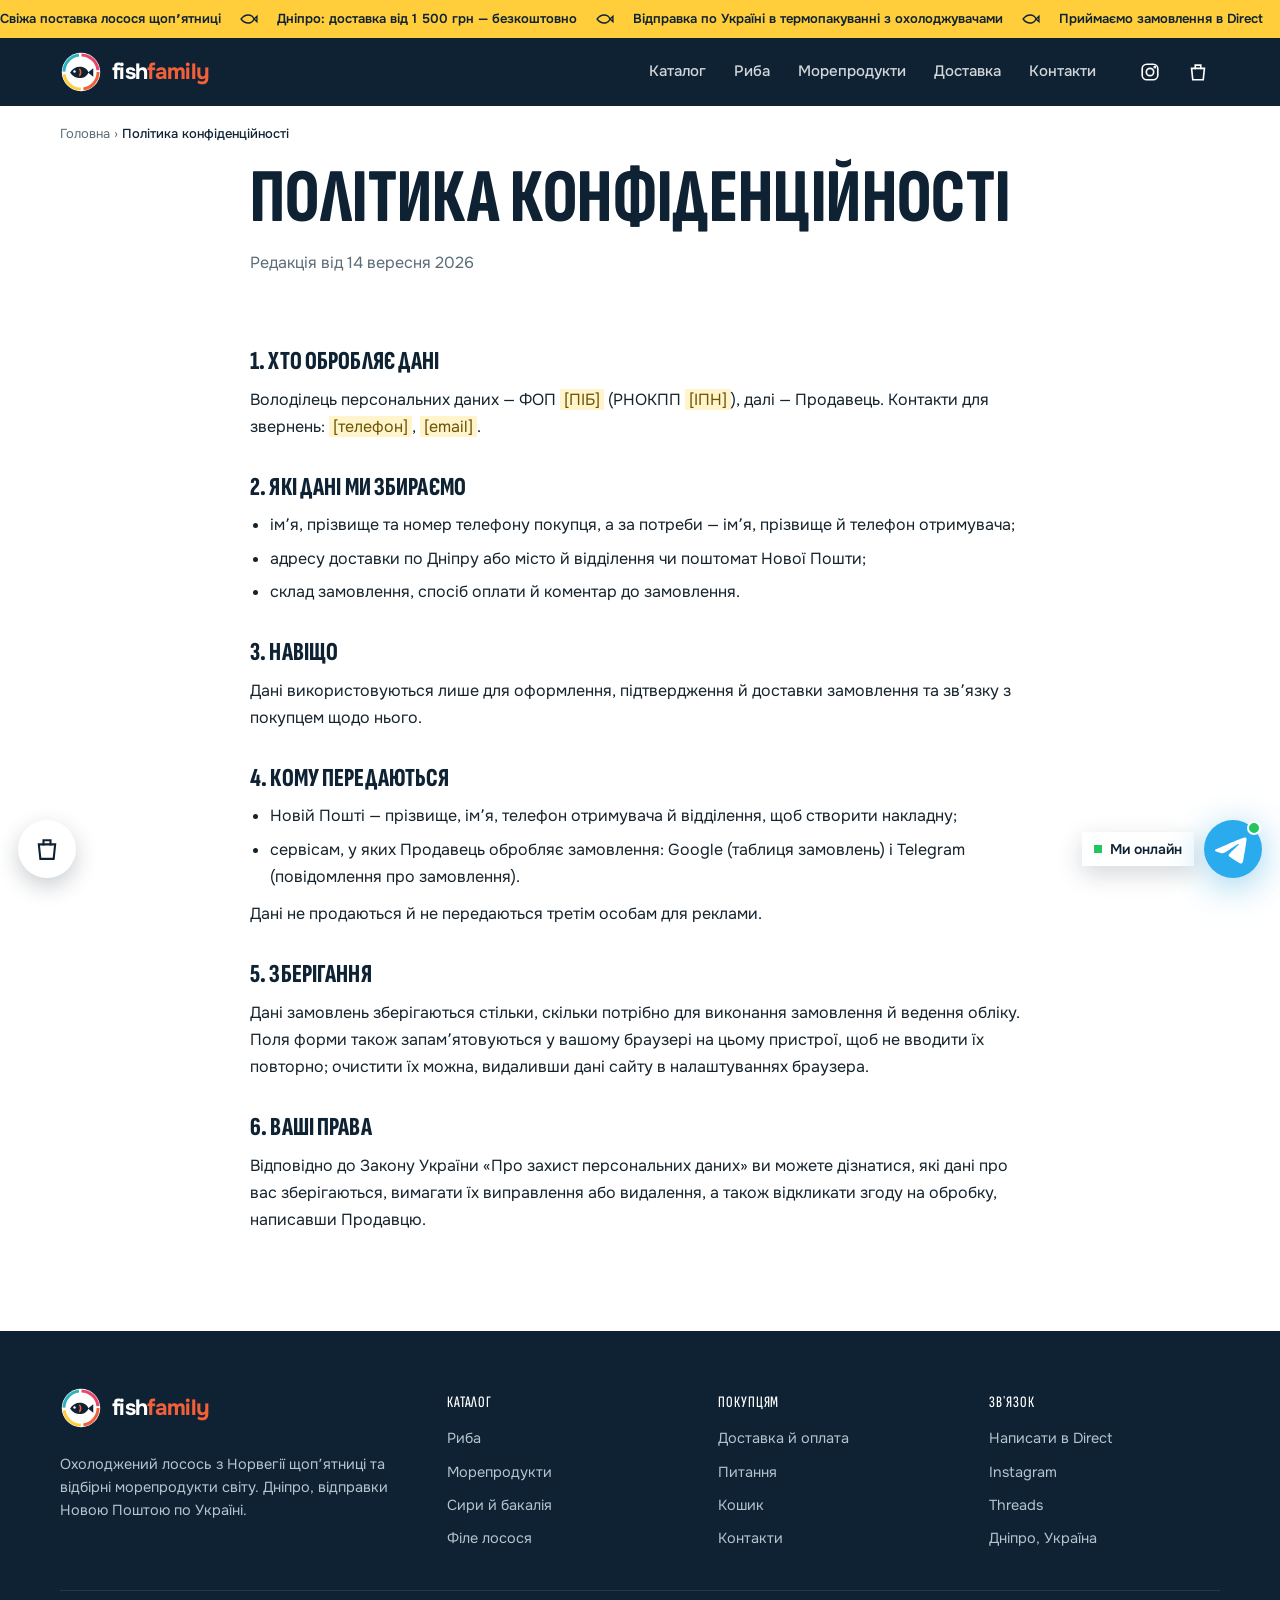
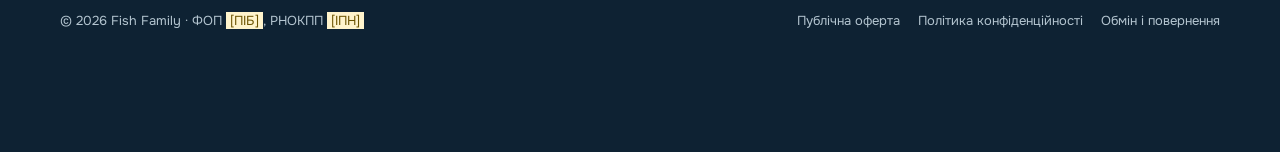
<file: polityka.html>
<!doctype html>
<html lang="uk">
<head>
<meta charset="utf-8">
<meta name="viewport" content="width=device-width, initial-scale=1, viewport-fit=cover">
<title>Політика конфіденційності — Fish Family, Дніпро</title>
<meta name="description" content="Які персональні дані збирає Fish Family, навіщо і кому їх передає.">
<meta name="theme-color" content="#0E2233">
<link rel="preconnect" href="https://fonts.googleapis.com">
<link rel="preconnect" href="https://fonts.gstatic.com" crossorigin>
<link href="https://fonts.googleapis.com/css2?family=Sofia+Sans+Extra+Condensed:wght@600;700;800;900&family=Onest:wght@400;500;600;700&display=swap" rel="stylesheet">
<link rel="stylesheet" href="style.css">
</head>
<body data-page="legal">
<script src="sprite.js"></script>

<div class="ticker" aria-label="Умови магазину">
  <div class="ticker__track">
    <div class="ticker__group">
      <span>Свіжа поставка лосося щопʼятниці</span><svg class="i"><use href="#i-fish"/></svg>
      <span>Дніпро: доставка від 1 500 грн — безкоштовно</span><svg class="i"><use href="#i-fish"/></svg>
      <span>Відправка по Україні в термопакуванні з охолоджувачами</span><svg class="i"><use href="#i-fish"/></svg>
      <span>Приймаємо замовлення в Direct</span><svg class="i"><use href="#i-fish"/></svg>
    </div>
  </div>
</div>

<header class="hdr">
  <div class="wrap hdr__in">
    <button class="icon-btn" id="menuBtn" data-menu="open" aria-label="Меню" aria-expanded="false" aria-controls="nav"><svg class="i"><use href="#i-menu"/></svg></button>
    <a class="logo" href="index.html" aria-label="Fish Family — головна"><svg><use href="#i-logo"/></svg><span class="logo__txt">fish<b>family</b></span></a>
    <nav class="hdr__nav" aria-label="Розділи">
      <a href="katalog.html">Каталог</a>
      <a href="katalog.html?cat=ryba">Риба</a>
      <a href="katalog.html?cat=more">Морепродукти</a>
      <a href="dostavka.html">Доставка</a>
      <a href="kontakty.html">Контакти</a>
    </nav>
    <div class="hdr__act">
      <a class="icon-btn ig-link" href="https://www.instagram.com/fishfamily.dp/" target="_blank" rel="noopener" aria-label="Instagram @fishfamily.dp"><svg class="i"><use href="#i-ig"/></svg></a>
      <a class="icon-btn" href="koshyk.html" aria-label="Кошик"><svg class="i"><use href="#i-cart"/></svg><span class="cart-count" data-cart-count hidden>0</span></a>
    </div>
  </div>
</header>

<div class="nav" id="nav" aria-hidden="true">
  <div class="nav__top">
    <a class="logo" href="index.html"><svg><use href="#i-logo"/></svg><span class="logo__txt">fish<b>family</b></span></a>
    <button class="icon-btn" data-menu="close" aria-label="Закрити меню"><svg class="i"><use href="#i-close"/></svg></button>
  </div>
  <div class="nav__links">
    <a href="index.html" data-menu="close">Головна <svg class="i"><use href="#i-arrow"/></svg></a>
    <a href="katalog.html" data-menu="close">Каталог <svg class="i"><use href="#i-arrow"/></svg></a>
    <a href="katalog.html?cat=ryba" data-menu="close">Риба <svg class="i"><use href="#i-arrow"/></svg></a>
    <a href="katalog.html?cat=more" data-menu="close">Морепродукти <svg class="i"><use href="#i-arrow"/></svg></a>
    <a href="katalog.html?cat=bakaliia" data-menu="close">Сири й бакалія <svg class="i"><use href="#i-arrow"/></svg></a>
    <a href="dostavka.html" data-menu="close">Доставка й оплата <svg class="i"><use href="#i-arrow"/></svg></a>
    <a href="kontakty.html" data-menu="close">Контакти <svg class="i"><use href="#i-arrow"/></svg></a>
    <a href="koshyk.html" data-menu="close">Кошик <svg class="i"><use href="#i-arrow"/></svg></a>
  </div>
  <div class="nav__foot">
    <p>Найближча поставка: <b data-friday>пʼятниця</b></p>
    <a class="btn btn--main btn--block" href="https://ig.me/m/fishfamily.dp" target="_blank" rel="noopener"><svg class="i"><use href="#i-ig"/></svg>Написати в Direct</a>
  </div>
</div>

<main id="top">
<div class="wrap crumbs"><a href="index.html">Головна</a> › <span>Політика конфіденційності</span></div>

<section class="wrap legal">
  <div class="page-head">
    <h1>Політика конфіденційності</h1>
    <p>Редакція від 14 вересня 2026</p>
  </div>

  <h2>1. Хто обробляє дані</h2>
  <p>Володілець персональних даних — ФОП <em class="stub">[ПІБ]</em> (РНОКПП <em class="stub">[ІПН]</em>), далі — Продавець. Контакти для звернень: <em class="stub">[телефон]</em>, <em class="stub">[email]</em>.</p>

  <h2>2. Які дані ми збираємо</h2>
  <ul>
    <li>імʼя, прізвище та номер телефону покупця, а за потреби — імʼя, прізвище й телефон отримувача;</li>
    <li>адресу доставки по Дніпру або місто й відділення чи поштомат Нової Пошти;</li>
    <li>склад замовлення, спосіб оплати й коментар до замовлення.</li>
  </ul>

  <h2>3. Навіщо</h2>
  <p>Дані використовуються лише для оформлення, підтвердження й доставки замовлення та звʼязку з покупцем щодо нього.</p>

  <h2>4. Кому передаються</h2>
  <ul>
    <li>Новій Пошті — прізвище, імʼя, телефон отримувача й відділення, щоб створити накладну;</li>
    <li>сервісам, у яких Продавець обробляє замовлення: Google (таблиця замовлень) і Telegram (повідомлення про замовлення).</li>
  </ul>
  <p>Дані не продаються й не передаються третім особам для реклами.</p>

  <h2>5. Зберігання</h2>
  <p>Дані замовлень зберігаються стільки, скільки потрібно для виконання замовлення й ведення обліку. Поля форми також запамʼятовуються у вашому браузері на цьому пристрої, щоб не вводити їх повторно; очистити їх можна, видаливши дані сайту в налаштуваннях браузера.</p>

  <h2>6. Ваші права</h2>
  <p>Відповідно до Закону України «Про захист персональних даних» ви можете дізнатися, які дані про вас зберігаються, вимагати їх виправлення або видалення, а також відкликати згоду на обробку, написавши Продавцю.</p>

</section>
</main>

<footer class="foot">
  <div class="wrap">
    <div class="foot__grid">
      <div>
        <a class="logo" href="index.html"><svg><use href="#i-logo"/></svg><span class="logo__txt">fish<b>family</b></span></a>
        <p>Охолоджений лосось з Норвегії щопʼятниці та відбірні морепродукти світу. Дніпро, відправки Новою Поштою по Україні.</p>
      </div>
      <div>
        <h4>Каталог</h4>
        <ul>
          <li><a href="katalog.html?cat=ryba">Риба</a></li>
          <li><a href="katalog.html?cat=more">Морепродукти</a></li>
          <li><a href="katalog.html?cat=bakaliia">Сири й бакалія</a></li>
          <li><a href="tovar.html?id=losos">Філе лосося</a></li>
        </ul>
      </div>
      <div>
        <h4>Покупцям</h4>
        <ul>
          <li><a href="dostavka.html">Доставка й оплата</a></li>
          <li><a href="dostavka.html#pytannia">Питання</a></li>
          <li><a href="koshyk.html">Кошик</a></li>
          <li><a href="kontakty.html">Контакти</a></li>
        </ul>
      </div>
      <div>
        <h4>Звʼязок</h4>
        <ul>
          <li><a href="https://ig.me/m/fishfamily.dp" target="_blank" rel="noopener">Написати в Direct</a></li>
          <li><a href="https://www.instagram.com/fishfamily.dp/" target="_blank" rel="noopener">Instagram</a></li>
          <li><a href="https://www.threads.com/@fishfamily.dp" target="_blank" rel="noopener">Threads</a></li>
          <li>Дніпро, Україна</li>
        </ul>
      </div>
    </div>
    <div class="foot__bottom">
      <span>© 2026 Fish Family · ФОП <em class="stub">[ПІБ]</em>, РНОКПП <em class="stub">[ІПН]</em></span>
      <nav class="foot__legal" aria-label="Документи"><a href="oferta.html">Публічна оферта</a><a href="polityka.html">Політика конфіденційності</a><a href="povernennia.html">Обмін і повернення</a></nav>
    </div>
  </div>
</footer>

<a class="cartf" href="koshyk.html" aria-label="Кошик"><svg class="i"><use href="#i-cart"/></svg><span class="cartf__count" data-cart-count hidden>0</span></a>
<a class="tg" id="tgFloat" href="https://t.me/" target="_blank" rel="noopener" aria-label="Написати в Telegram — ми онлайн">
  <span class="tg__label"><i></i>Ми онлайн</span>
  <span class="tg__icon"><svg viewBox="0 0 240 240" aria-hidden="true"><circle cx="120" cy="120" r="120" fill="#2AABEE"/><path fill="#fff" d="M54.4 118.7c35-15.2 58.3-25.3 70-30.2 33.3-13.9 40.3-16.3 44.8-16.4 1 0 3.2.2 4.7 1.4 1.2 1 1.5 2.3 1.7 3.3.2 1 .4 3.1.2 4.7-1.8 19-9.6 65.1-13.6 86.3-1.7 9-5 12-8.2 12.3-7 .6-12.3-4.6-19-9-10.6-6.9-16.5-11.2-26.8-18-11.9-7.8-4.2-12.1 2.6-19.1 1.8-1.8 32.5-29.8 33.1-32.3.1-.3.1-1.5-.6-2.1-.7-.6-1.7-.4-2.5-.2-1.1.2-17.9 11.4-50.6 33.5-4.8 3.3-9.1 4.9-13 4.8-4.3-.1-12.5-2.4-18.7-4.4-7.5-2.4-13.5-3.7-13-7.9.3-2.2 3.3-4.4 8.9-6.7z"/></svg></span>
</a>

<script src="data.js"></script>
<script src="app.js"></script>
</body>
</html>
</file>
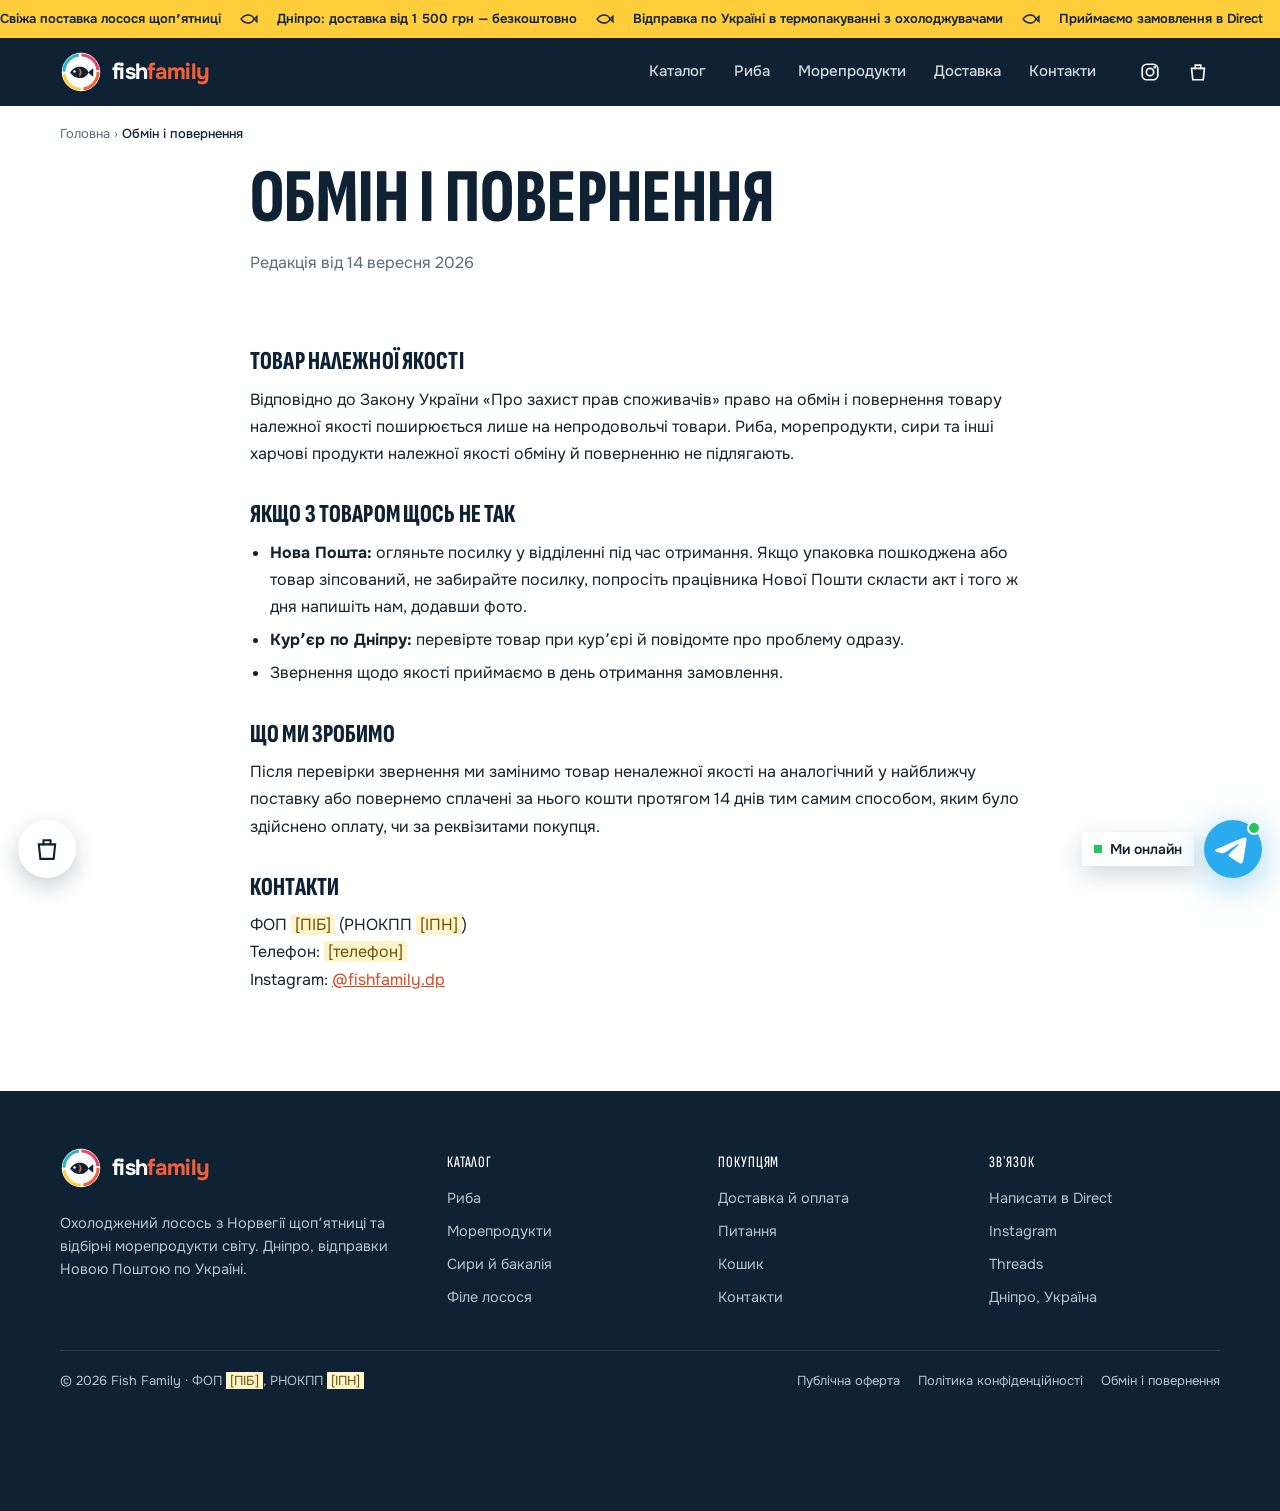
<file: povernennia.html>
<!doctype html>
<html lang="uk">
<head>
<meta charset="utf-8">
<meta name="viewport" content="width=device-width, initial-scale=1, viewport-fit=cover">
<title>Обмін і повернення — Fish Family, Дніпро</title>
<meta name="description" content="Умови обміну й повернення харчових продуктів Fish Family.">
<meta name="theme-color" content="#0E2233">
<link rel="preconnect" href="https://fonts.googleapis.com">
<link rel="preconnect" href="https://fonts.gstatic.com" crossorigin>
<link href="https://fonts.googleapis.com/css2?family=Sofia+Sans+Extra+Condensed:wght@600;700;800;900&family=Onest:wght@400;500;600;700&display=swap" rel="stylesheet">
<link rel="stylesheet" href="style.css">
</head>
<body data-page="legal">
<script src="sprite.js"></script>

<div class="ticker" aria-label="Умови магазину">
  <div class="ticker__track">
    <div class="ticker__group">
      <span>Свіжа поставка лосося щопʼятниці</span><svg class="i"><use href="#i-fish"/></svg>
      <span>Дніпро: доставка від 1 500 грн — безкоштовно</span><svg class="i"><use href="#i-fish"/></svg>
      <span>Відправка по Україні в термопакуванні з охолоджувачами</span><svg class="i"><use href="#i-fish"/></svg>
      <span>Приймаємо замовлення в Direct</span><svg class="i"><use href="#i-fish"/></svg>
    </div>
  </div>
</div>

<header class="hdr">
  <div class="wrap hdr__in">
    <button class="icon-btn" id="menuBtn" data-menu="open" aria-label="Меню" aria-expanded="false" aria-controls="nav"><svg class="i"><use href="#i-menu"/></svg></button>
    <a class="logo" href="index.html" aria-label="Fish Family — головна"><svg><use href="#i-logo"/></svg><span class="logo__txt">fish<b>family</b></span></a>
    <nav class="hdr__nav" aria-label="Розділи">
      <a href="katalog.html">Каталог</a>
      <a href="katalog.html?cat=ryba">Риба</a>
      <a href="katalog.html?cat=more">Морепродукти</a>
      <a href="dostavka.html">Доставка</a>
      <a href="kontakty.html">Контакти</a>
    </nav>
    <div class="hdr__act">
      <a class="icon-btn ig-link" href="https://www.instagram.com/fishfamily.dp/" target="_blank" rel="noopener" aria-label="Instagram @fishfamily.dp"><svg class="i"><use href="#i-ig"/></svg></a>
      <a class="icon-btn" href="koshyk.html" aria-label="Кошик"><svg class="i"><use href="#i-cart"/></svg><span class="cart-count" data-cart-count hidden>0</span></a>
    </div>
  </div>
</header>

<div class="nav" id="nav" aria-hidden="true">
  <div class="nav__top">
    <a class="logo" href="index.html"><svg><use href="#i-logo"/></svg><span class="logo__txt">fish<b>family</b></span></a>
    <button class="icon-btn" data-menu="close" aria-label="Закрити меню"><svg class="i"><use href="#i-close"/></svg></button>
  </div>
  <div class="nav__links">
    <a href="index.html" data-menu="close">Головна <svg class="i"><use href="#i-arrow"/></svg></a>
    <a href="katalog.html" data-menu="close">Каталог <svg class="i"><use href="#i-arrow"/></svg></a>
    <a href="katalog.html?cat=ryba" data-menu="close">Риба <svg class="i"><use href="#i-arrow"/></svg></a>
    <a href="katalog.html?cat=more" data-menu="close">Морепродукти <svg class="i"><use href="#i-arrow"/></svg></a>
    <a href="katalog.html?cat=bakaliia" data-menu="close">Сири й бакалія <svg class="i"><use href="#i-arrow"/></svg></a>
    <a href="dostavka.html" data-menu="close">Доставка й оплата <svg class="i"><use href="#i-arrow"/></svg></a>
    <a href="kontakty.html" data-menu="close">Контакти <svg class="i"><use href="#i-arrow"/></svg></a>
    <a href="koshyk.html" data-menu="close">Кошик <svg class="i"><use href="#i-arrow"/></svg></a>
  </div>
  <div class="nav__foot">
    <p>Найближча поставка: <b data-friday>пʼятниця</b></p>
    <a class="btn btn--main btn--block" href="https://ig.me/m/fishfamily.dp" target="_blank" rel="noopener"><svg class="i"><use href="#i-ig"/></svg>Написати в Direct</a>
  </div>
</div>

<main id="top">
<div class="wrap crumbs"><a href="index.html">Головна</a> › <span>Обмін і повернення</span></div>

<section class="wrap legal">
  <div class="page-head">
    <h1>Обмін і повернення</h1>
    <p>Редакція від 14 вересня 2026</p>
  </div>

  <h2>Товар належної якості</h2>
  <p>Відповідно до Закону України «Про захист прав споживачів» право на обмін і повернення товару належної якості поширюється лише на непродовольчі товари. Риба, морепродукти, сири та інші харчові продукти належної якості обміну й поверненню не підлягають.</p>

  <h2>Якщо з товаром щось не так</h2>
  <ul>
    <li><b>Нова Пошта:</b> огляньте посилку у відділенні під час отримання. Якщо упаковка пошкоджена або товар зіпсований, не забирайте посилку, попросіть працівника Нової Пошти скласти акт і того ж дня напишіть нам, додавши фото.</li>
    <li><b>Курʼєр по Дніпру:</b> перевірте товар при курʼєрі й повідомте про проблему одразу.</li>
    <li>Звернення щодо якості приймаємо в день отримання замовлення.</li>
  </ul>

  <h2>Що ми зробимо</h2>
  <p>Після перевірки звернення ми замінимо товар неналежної якості на аналогічний у найближчу поставку або повернемо сплачені за нього кошти протягом 14 днів тим самим способом, яким було здійснено оплату, чи за реквізитами покупця.</p>

  <h2>Контакти</h2>
  <p>ФОП <em class="stub">[ПІБ]</em> (РНОКПП <em class="stub">[ІПН]</em>)<br>Телефон: <em class="stub">[телефон]</em><br>Instagram: <a href="https://www.instagram.com/fishfamily.dp/" target="_blank" rel="noopener">@fishfamily.dp</a></p>

</section>
</main>

<footer class="foot">
  <div class="wrap">
    <div class="foot__grid">
      <div>
        <a class="logo" href="index.html"><svg><use href="#i-logo"/></svg><span class="logo__txt">fish<b>family</b></span></a>
        <p>Охолоджений лосось з Норвегії щопʼятниці та відбірні морепродукти світу. Дніпро, відправки Новою Поштою по Україні.</p>
      </div>
      <div>
        <h4>Каталог</h4>
        <ul>
          <li><a href="katalog.html?cat=ryba">Риба</a></li>
          <li><a href="katalog.html?cat=more">Морепродукти</a></li>
          <li><a href="katalog.html?cat=bakaliia">Сири й бакалія</a></li>
          <li><a href="tovar.html?id=losos">Філе лосося</a></li>
        </ul>
      </div>
      <div>
        <h4>Покупцям</h4>
        <ul>
          <li><a href="dostavka.html">Доставка й оплата</a></li>
          <li><a href="dostavka.html#pytannia">Питання</a></li>
          <li><a href="koshyk.html">Кошик</a></li>
          <li><a href="kontakty.html">Контакти</a></li>
        </ul>
      </div>
      <div>
        <h4>Звʼязок</h4>
        <ul>
          <li><a href="https://ig.me/m/fishfamily.dp" target="_blank" rel="noopener">Написати в Direct</a></li>
          <li><a href="https://www.instagram.com/fishfamily.dp/" target="_blank" rel="noopener">Instagram</a></li>
          <li><a href="https://www.threads.com/@fishfamily.dp" target="_blank" rel="noopener">Threads</a></li>
          <li>Дніпро, Україна</li>
        </ul>
      </div>
    </div>
    <div class="foot__bottom">
      <span>© 2026 Fish Family · ФОП <em class="stub">[ПІБ]</em>, РНОКПП <em class="stub">[ІПН]</em></span>
      <nav class="foot__legal" aria-label="Документи"><a href="oferta.html">Публічна оферта</a><a href="polityka.html">Політика конфіденційності</a><a href="povernennia.html">Обмін і повернення</a></nav>
    </div>
  </div>
</footer>

<a class="cartf" href="koshyk.html" aria-label="Кошик"><svg class="i"><use href="#i-cart"/></svg><span class="cartf__count" data-cart-count hidden>0</span></a>
<a class="tg" id="tgFloat" href="https://t.me/" target="_blank" rel="noopener" aria-label="Написати в Telegram — ми онлайн">
  <span class="tg__label"><i></i>Ми онлайн</span>
  <span class="tg__icon"><svg viewBox="0 0 240 240" aria-hidden="true"><circle cx="120" cy="120" r="120" fill="#2AABEE"/><path fill="#fff" d="M54.4 118.7c35-15.2 58.3-25.3 70-30.2 33.3-13.9 40.3-16.3 44.8-16.4 1 0 3.2.2 4.7 1.4 1.2 1 1.5 2.3 1.7 3.3.2 1 .4 3.1.2 4.7-1.8 19-9.6 65.1-13.6 86.3-1.7 9-5 12-8.2 12.3-7 .6-12.3-4.6-19-9-10.6-6.9-16.5-11.2-26.8-18-11.9-7.8-4.2-12.1 2.6-19.1 1.8-1.8 32.5-29.8 33.1-32.3.1-.3.1-1.5-.6-2.1-.7-.6-1.7-.4-2.5-.2-1.1.2-17.9 11.4-50.6 33.5-4.8 3.3-9.1 4.9-13 4.8-4.3-.1-12.5-2.4-18.7-4.4-7.5-2.4-13.5-3.7-13-7.9.3-2.2 3.3-4.4 8.9-6.7z"/></svg></span>
</a>

<script src="data.js"></script>
<script src="app.js"></script>
</body>
</html>
</file>
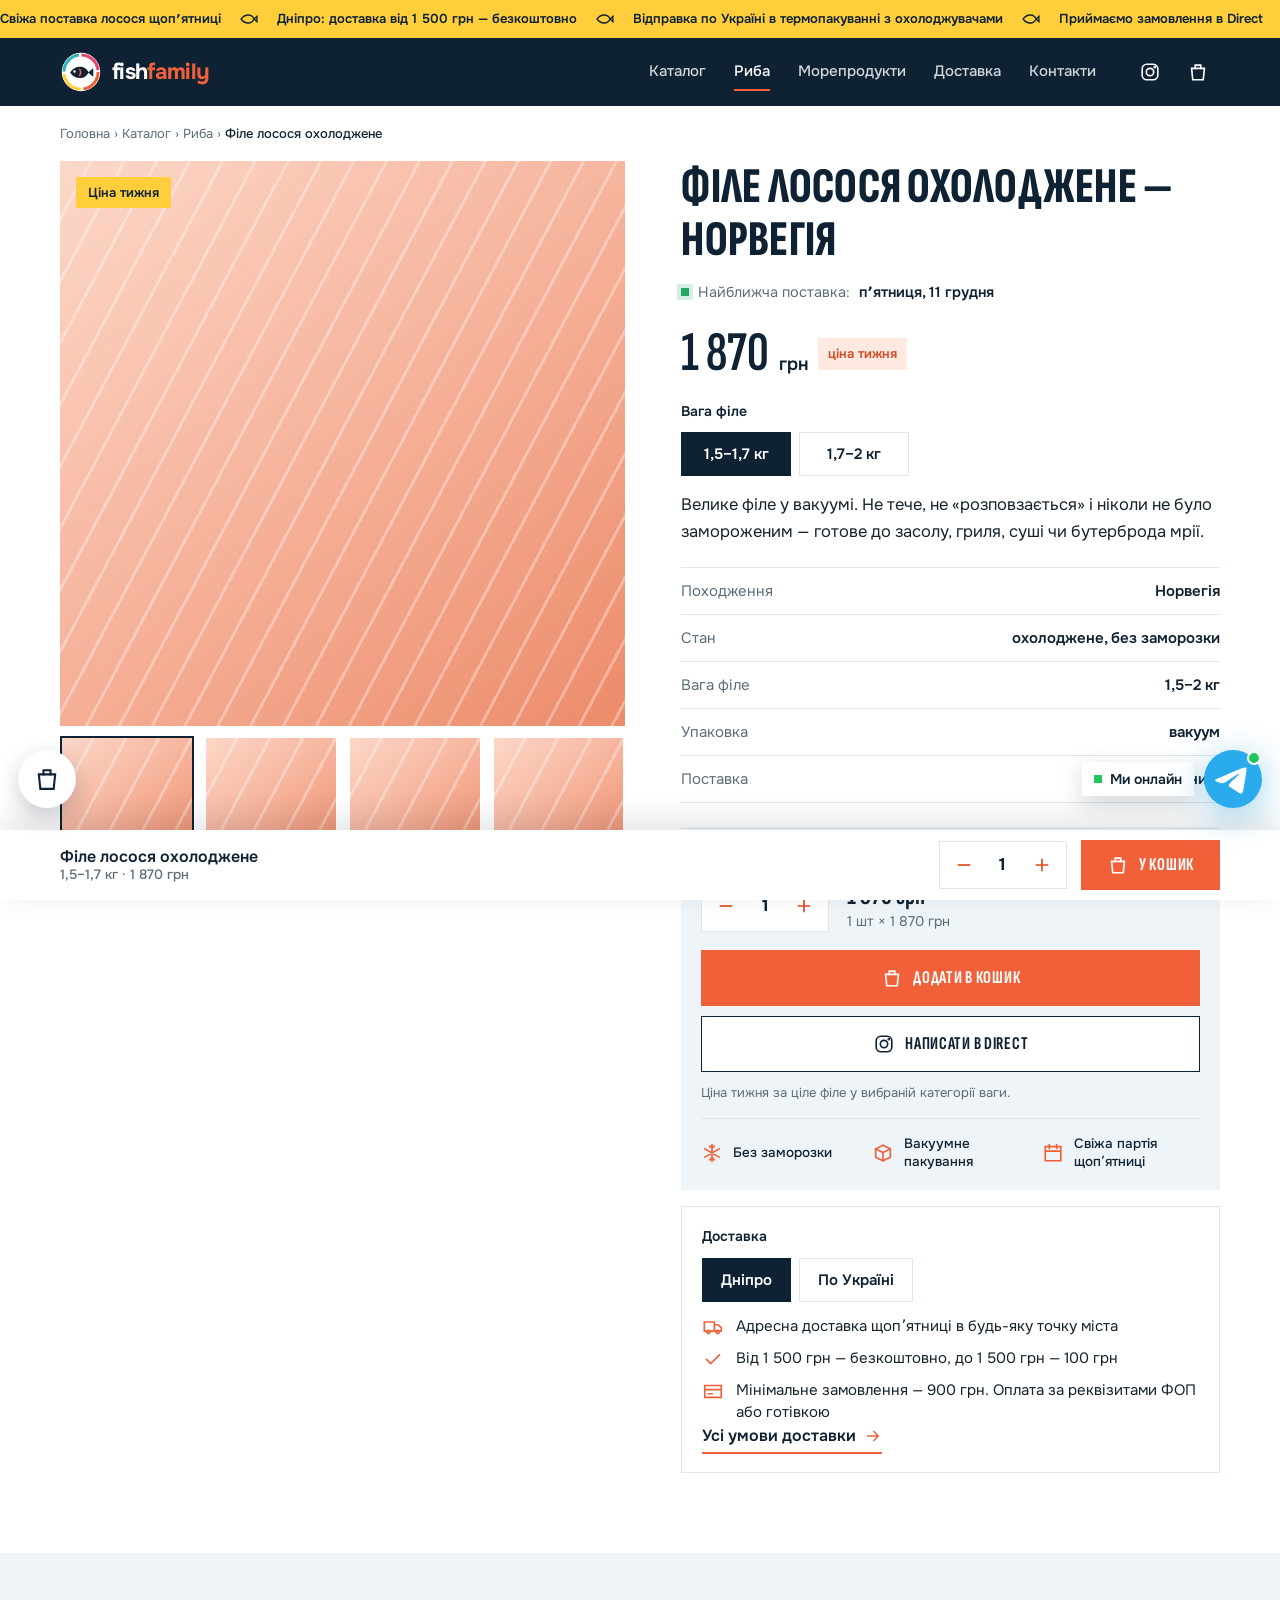
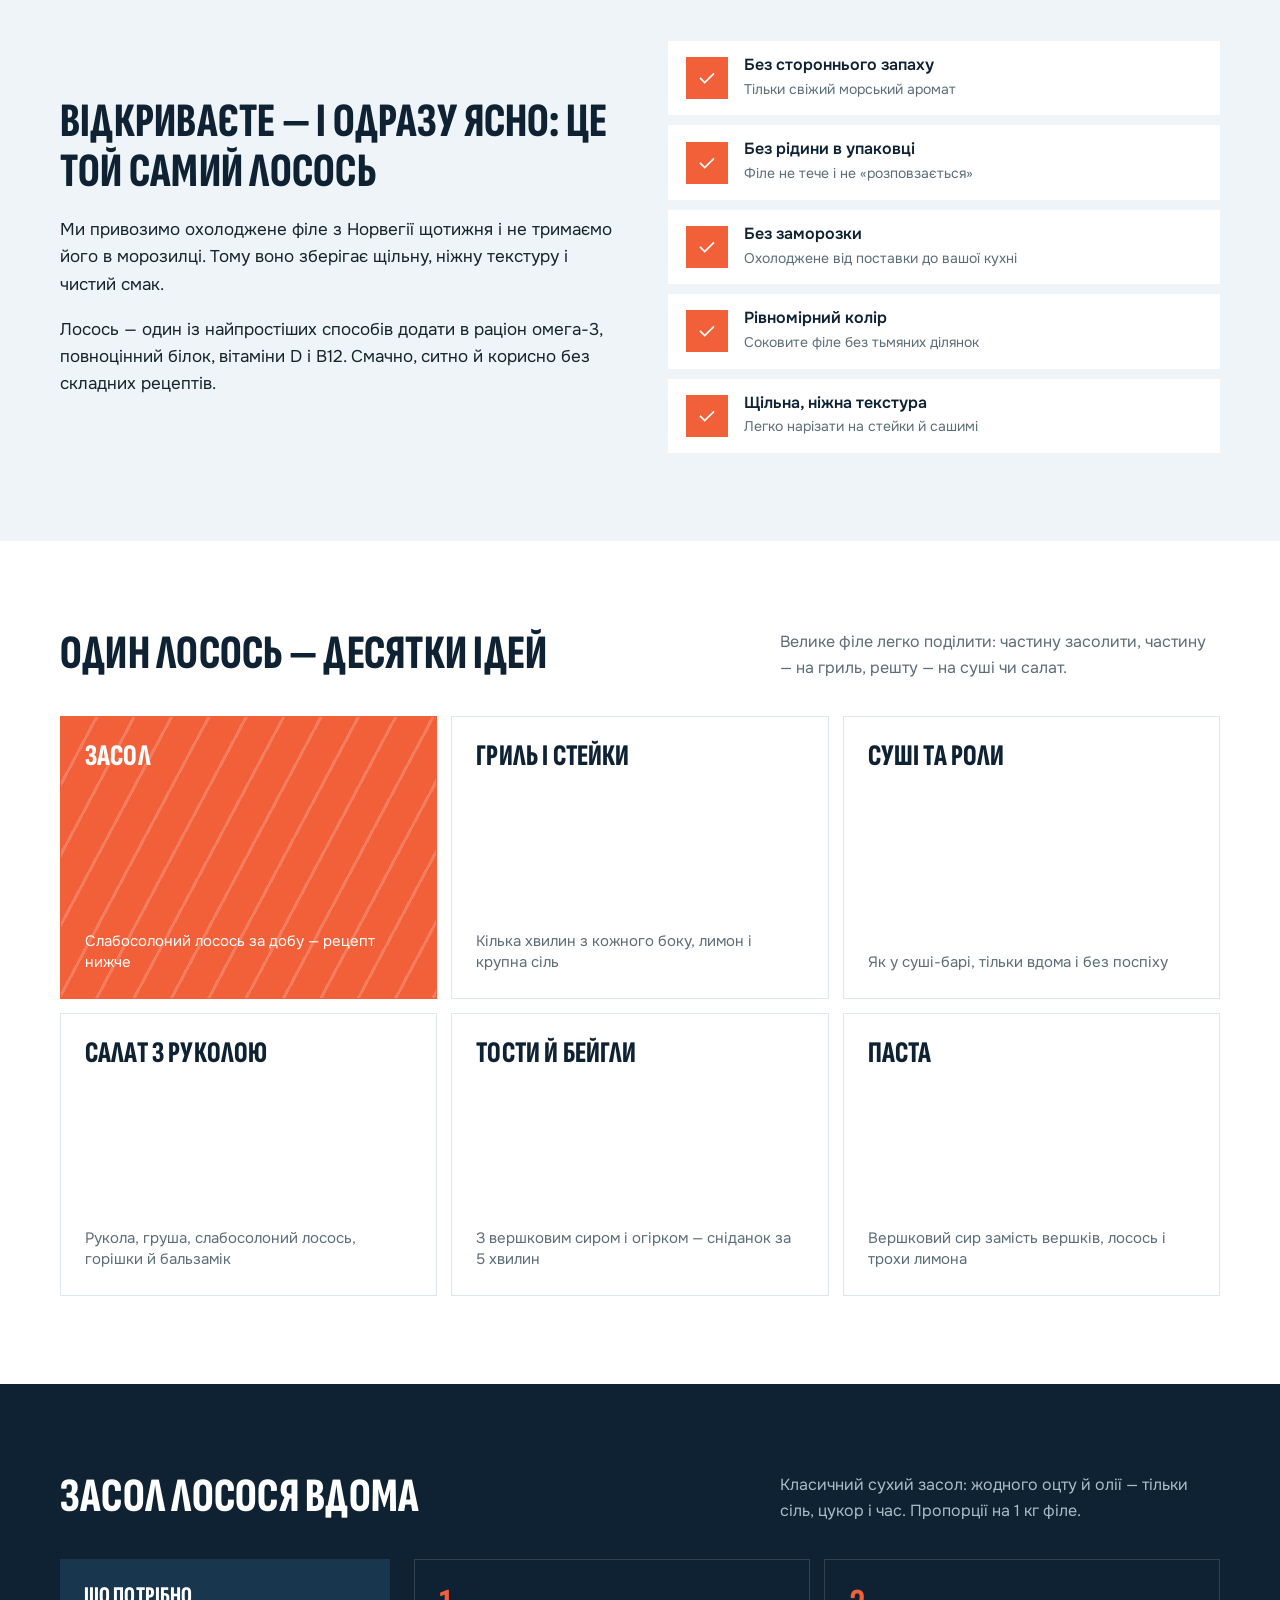
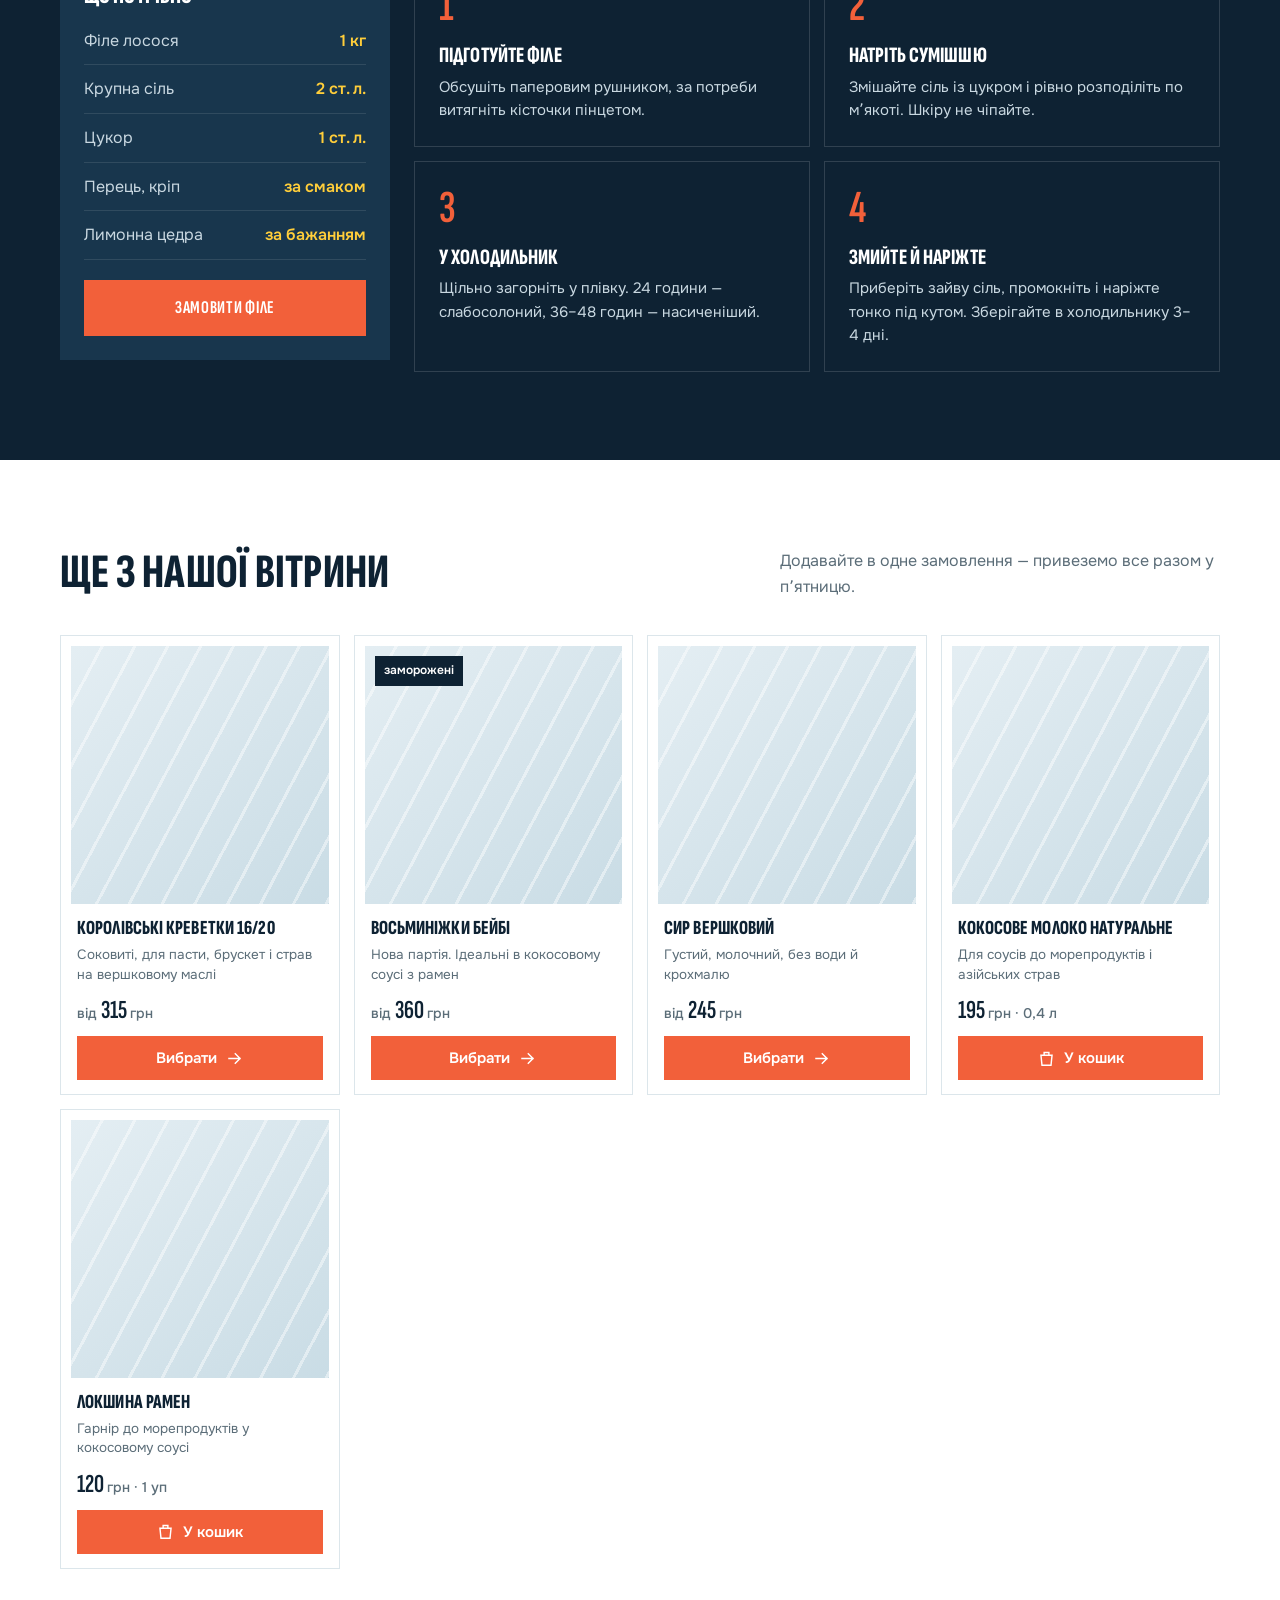
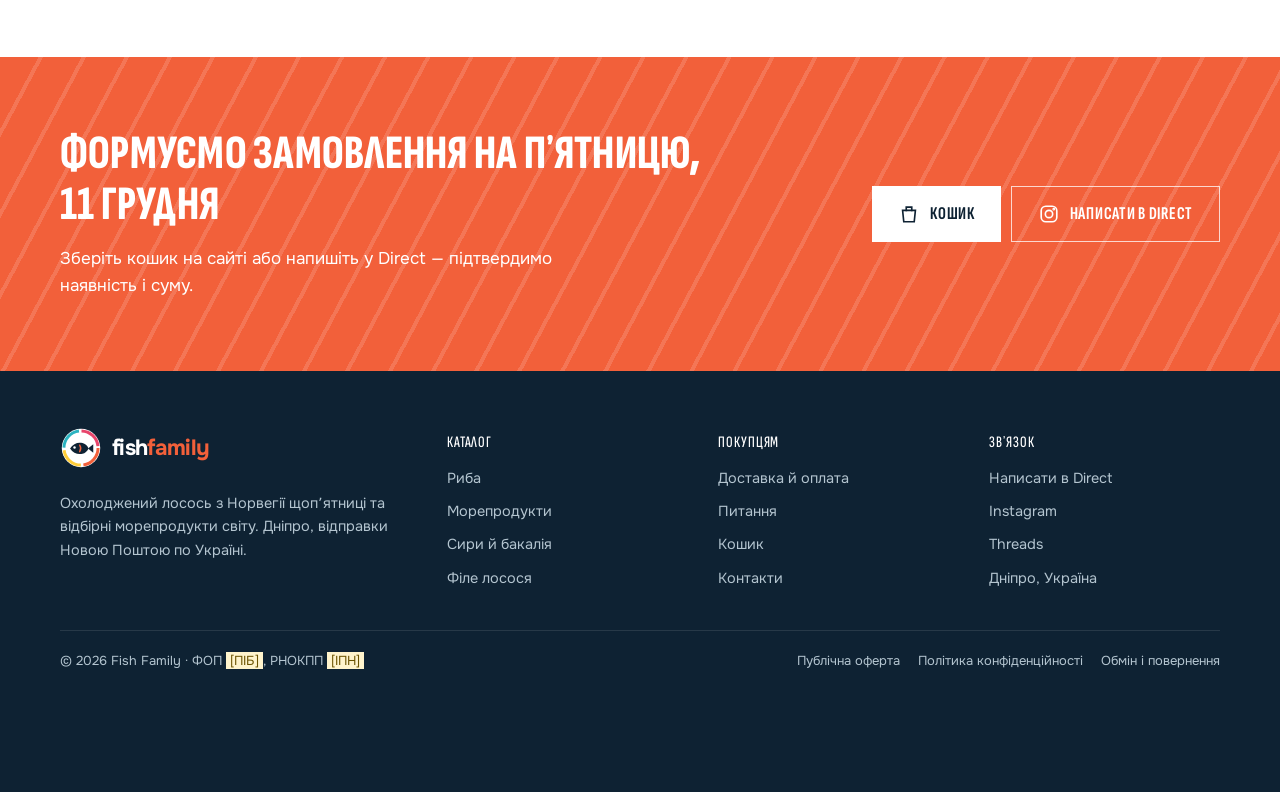
<file: tovar.html>
<!doctype html>
<html lang="uk">
<head>
<meta charset="utf-8">
<meta name="viewport" content="width=device-width, initial-scale=1, viewport-fit=cover">
<title>Товар — Fish Family, Дніпро</title>
<meta name="description" content="Картка товару Fish Family: ціна тижня, опис, доставка по Дніпру й Новою Поштою по Україні.">
<meta name="theme-color" content="#0E2233">
<link rel="preconnect" href="https://fonts.googleapis.com">
<link rel="preconnect" href="https://fonts.gstatic.com" crossorigin>
<link href="https://fonts.googleapis.com/css2?family=Sofia+Sans+Extra+Condensed:wght@600;700;800;900&family=Onest:wght@400;500;600;700&display=swap" rel="stylesheet">
<link rel="stylesheet" href="style.css">
</head>
<body data-page="product">
<script src="sprite.js"></script>

<div class="ticker" aria-label="Умови магазину">
  <div class="ticker__track">
    <div class="ticker__group">
      <span>Свіжа поставка лосося щопʼятниці</span><svg class="i"><use href="#i-fish"/></svg>
      <span>Дніпро: доставка від 1 500 грн — безкоштовно</span><svg class="i"><use href="#i-fish"/></svg>
      <span>Відправка по Україні в термопакуванні з охолоджувачами</span><svg class="i"><use href="#i-fish"/></svg>
      <span>Приймаємо замовлення в Direct</span><svg class="i"><use href="#i-fish"/></svg>
    </div>
  </div>
</div>

<header class="hdr">
  <div class="wrap hdr__in">
    <button class="icon-btn" id="menuBtn" data-menu="open" aria-label="Меню" aria-expanded="false" aria-controls="nav"><svg class="i"><use href="#i-menu"/></svg></button>
    <a class="logo" href="index.html" aria-label="Fish Family — головна"><svg><use href="#i-logo"/></svg><span class="logo__txt">fish<b>family</b></span></a>
    <nav class="hdr__nav" aria-label="Розділи">
      <a href="katalog.html">Каталог</a>
      <a href="katalog.html?cat=ryba">Риба</a>
      <a href="katalog.html?cat=more">Морепродукти</a>
      <a href="dostavka.html">Доставка</a>
      <a href="kontakty.html">Контакти</a>
    </nav>
    <div class="hdr__act">
      <a class="icon-btn ig-link" href="https://www.instagram.com/fishfamily.dp/" target="_blank" rel="noopener" aria-label="Instagram @fishfamily.dp"><svg class="i"><use href="#i-ig"/></svg></a>
      <a class="icon-btn" href="koshyk.html" aria-label="Кошик"><svg class="i"><use href="#i-cart"/></svg><span class="cart-count" data-cart-count hidden>0</span></a>
    </div>
  </div>
</header>

<div class="nav" id="nav" aria-hidden="true">
  <div class="nav__top">
    <a class="logo" href="index.html"><svg><use href="#i-logo"/></svg><span class="logo__txt">fish<b>family</b></span></a>
    <button class="icon-btn" data-menu="close" aria-label="Закрити меню"><svg class="i"><use href="#i-close"/></svg></button>
  </div>
  <div class="nav__links">
    <a href="index.html" data-menu="close">Головна <svg class="i"><use href="#i-arrow"/></svg></a>
    <a href="katalog.html" data-menu="close">Каталог <svg class="i"><use href="#i-arrow"/></svg></a>
    <a href="katalog.html?cat=ryba" data-menu="close">Риба <svg class="i"><use href="#i-arrow"/></svg></a>
    <a href="katalog.html?cat=more" data-menu="close">Морепродукти <svg class="i"><use href="#i-arrow"/></svg></a>
    <a href="katalog.html?cat=bakaliia" data-menu="close">Сири й бакалія <svg class="i"><use href="#i-arrow"/></svg></a>
    <a href="dostavka.html" data-menu="close">Доставка й оплата <svg class="i"><use href="#i-arrow"/></svg></a>
    <a href="kontakty.html" data-menu="close">Контакти <svg class="i"><use href="#i-arrow"/></svg></a>
    <a href="koshyk.html" data-menu="close">Кошик <svg class="i"><use href="#i-arrow"/></svg></a>
  </div>
  <div class="nav__foot">
    <p>Найближча поставка: <b data-friday>пʼятниця</b></p>
    <a class="btn btn--main btn--block" href="https://ig.me/m/fishfamily.dp" target="_blank" rel="noopener"><svg class="i"><use href="#i-ig"/></svg>Написати в Direct</a>
  </div>
</div>

<main id="top">
<div class="wrap crumbs" id="crumbs"><a href="index.html">Головна</a> › <a href="katalog.html">Каталог</a></div>

<section class="wrap prod">
  <div class="gal">
    <div class="gal__main">
      <span class="gal__tag" id="pBadge" hidden></span>
      <div class="gal__track" id="galTrack"></div>
      <div class="gal__dots" id="galDots"></div>
    </div>
    <div class="gal__thumbs" id="galThumbs"></div>
  </div>

  <div class="info">
    <h1 id="pTitle"></h1>
    <p class="fresh"><i></i>Найближча поставка: <b data-friday>пʼятниця</b></p>
    <div class="price">
      <span class="price__num" id="pPrice"></span><span class="price__unit" id="pPer"></span>
      <span class="price__tag" id="pWeekly" hidden>ціна тижня</span>
    </div>
    <div class="variants" id="pVariantsBox" hidden>
      <span class="lbl" id="pVarLabel">Вага</span>
      <div class="pills" id="pVariants" role="radiogroup"></div>
    </div>
    <p class="lead" id="pLead"></p>
    <dl class="specs" id="pSpecs"></dl>

    <div class="buy">
      <span class="lbl" id="pQtyLabel">Кількість</span>
      <div class="buy__row">
        <div class="step">
            <button type="button" data-act="buy-dec" aria-label="Менше"><svg class="i"><use href="#i-minus"/></svg></button>
            <output data-buy-qty>1</output>
            <button type="button" data-act="buy-inc" aria-label="Більше"><svg class="i"><use href="#i-plus"/></svg></button>
          </div>
        <div class="est"><b data-buy-est></b><span data-buy-sub></span></div>
      </div>
      <div class="buy__btns" id="buyBtns">
        <button type="button" class="btn btn--main btn--block" data-act="add-main"><svg class="i"><use href="#i-cart"/></svg>Додати в кошик</button>
        <a class="btn btn--ghost btn--block" href="https://ig.me/m/fishfamily.dp" target="_blank" rel="noopener"><svg class="i"><use href="#i-ig"/></svg>Написати в Direct</a>
      </div>
      <p class="buy__note" id="pNote" hidden></p>
      <div class="perks" id="pPerks" hidden></div>
    </div>

    <div class="ship">
      <span class="lbl">Доставка</span>
      <div class="pills">
          <button type="button" class="pill on" data-zone-pick="dnipro" aria-pressed="true">Дніпро</button>
          <button type="button" class="pill" data-zone-pick="ukraine" aria-pressed="false">По Україні</button>
        </div>
      <ul data-zone="dnipro">
        <li><svg class="i"><use href="#i-truck"/></svg>Адресна доставка щопʼятниці в будь-яку точку міста</li>
        <li><svg class="i"><use href="#i-check"/></svg>Від 1 500 грн — безкоштовно, до 1 500 грн — 100 грн</li>
        <li><svg class="i"><use href="#i-card"/></svg>Мінімальне замовлення — 900 грн. Оплата за реквізитами ФОП або готівкою</li>
      </ul>
      <ul data-zone="ukraine" hidden>
        <li><svg class="i"><use href="#i-box"/></svg>Нова Пошта: відділення та поштомати по всій Україні</li>
        <li><svg class="i"><use href="#i-snow"/></svg>Термопакування з охолоджувачами — 80 грн, від 2 000 грн безкоштовно</li>
        <li><svg class="i"><use href="#i-card"/></svg>Мінімальне замовлення — 600 грн. Оплата 100% за реквізитами ФОП</li>
      </ul>
      <a class="more" href="dostavka.html">Усі умови доставки <svg class="i"><use href="#i-arrow"/></svg></a>
    </div>
  </div>
</section>

<div data-extra="losos" hidden>
  <section class="sec sec--ice" id="yakist">
    <div class="wrap quality">
      <div class="quality__txt">
        <h2>Відкриваєте — і одразу ясно: це той самий лосось</h2>
        <p>Ми привозимо охолоджене філе з Норвегії щотижня і не тримаємо його в морозилці. Тому воно зберігає щільну, ніжну текстуру і чистий смак.</p>
        <p>Лосось — один із найпростіших способів додати в раціон омега-3, повноцінний білок, вітаміни D і B12. Смачно, ситно й корисно без складних рецептів.</p>
      </div>
      <ul class="checks">
        <li><span class="sq"><svg class="i"><use href="#i-check"/></svg></span><div><b>Без стороннього запаху</b><span>Тільки свіжий морський аромат</span></div></li>
        <li><span class="sq"><svg class="i"><use href="#i-check"/></svg></span><div><b>Без рідини в упаковці</b><span>Філе не тече і не «розповзається»</span></div></li>
        <li><span class="sq"><svg class="i"><use href="#i-check"/></svg></span><div><b>Без заморозки</b><span>Охолоджене від поставки до вашої кухні</span></div></li>
        <li><span class="sq"><svg class="i"><use href="#i-check"/></svg></span><div><b>Рівномірний колір</b><span>Соковите філе без тьмяних ділянок</span></div></li>
        <li><span class="sq"><svg class="i"><use href="#i-check"/></svg></span><div><b>Щільна, ніжна текстура</b><span>Легко нарізати на стейки й сашимі</span></div></li>
      </ul>
    </div>
  </section>

  <section class="sec" id="idei">
    <div class="wrap">
      <div class="sec__head">
        <h2>Один лосось — десятки ідей</h2>
        <p>Велике філе легко поділити: частину засолити, частину — на гриль, решту — на суші чи салат.</p>
      </div>
      <div class="ideas">
        <a class="idea idea--hot" href="#zasol"><h3>Засол</h3><p>Слабосолоний лосось за добу — рецепт нижче</p></a>
        <div class="idea"><h3>Гриль і стейки</h3><p>Кілька хвилин з кожного боку, лимон і крупна сіль</p></div>
        <div class="idea"><h3>Суші та роли</h3><p>Як у суші-барі, тільки вдома і без поспіху</p></div>
        <div class="idea"><h3>Салат з руколою</h3><p>Рукола, груша, слабосолоний лосось, горішки й бальзамік</p></div>
        <div class="idea"><h3>Тости й бейгли</h3><p>З вершковим сиром і огірком — сніданок за 5 хвилин</p></div>
        <div class="idea"><h3>Паста</h3><p>Вершковий сир замість вершків, лосось і трохи лимона</p></div>
      </div>
    </div>
  </section>

  <section class="sec sec--ink" id="zasol">
    <div class="wrap">
      <div class="sec__head">
        <h2>Засол лосося вдома</h2>
        <p>Класичний сухий засол: жодного оцту й олії — тільки сіль, цукор і час. Пропорції на 1 кг філе.</p>
      </div>
      <div class="recipe">
        <div class="ingr">
          <h3>Що потрібно</h3>
          <ul>
            <li>Філе лосося <b>1 кг</b></li>
            <li>Крупна сіль <b>2 ст. л.</b></li>
            <li>Цукор <b>1 ст. л.</b></li>
            <li>Перець, кріп <b>за смаком</b></li>
            <li>Лимонна цедра <b>за бажанням</b></li>
          </ul>
          <a class="btn btn--main btn--block" href="#top">Замовити філе</a>
        </div>
        <ol class="steps">
          <li><h3>Підготуйте філе</h3><p>Обсушіть паперовим рушником, за потреби витягніть кісточки пінцетом.</p></li>
          <li><h3>Натріть сумішшю</h3><p>Змішайте сіль із цукром і рівно розподіліть по мʼякоті. Шкіру не чіпайте.</p></li>
          <li><h3>У холодильник</h3><p>Щільно загорніть у плівку. 24 години — слабосолоний, 36–48 годин — насиченіший.</p></li>
          <li><h3>Змийте й наріжте</h3><p>Приберіть зайву сіль, промокніть і наріжте тонко під кутом. Зберігайте в холодильнику 3–4 дні.</p></li>
        </ol>
      </div>
    </div>
  </section>
</div>

<section class="sec" id="vitryna">
  <div class="wrap">
    <div class="sec__head">
      <h2>Ще з нашої вітрини</h2>
      <p>Додавайте в одне замовлення — привеземо все разом у пʼятницю.</p>
    </div>
    <div class="grid" id="similar"></div>
  </div>
</section>

<section class="cta">
  <div class="wrap cta__in">
    <div>
      <h2>Формуємо замовлення на пʼятницю, <span data-friday-date>18 вересня</span></h2>
      <p>Зберіть кошик на сайті або напишіть у Direct — підтвердимо наявність і суму.</p>
    </div>
    <div class="cta__btns">
      <a class="btn btn--light" href="koshyk.html"><svg class="i"><use href="#i-cart"/></svg>Кошик</a>
      <a class="btn btn--line" href="https://ig.me/m/fishfamily.dp" target="_blank" rel="noopener"><svg class="i"><use href="#i-ig"/></svg>Написати в Direct</a>
    </div>
  </div>
</section>
</main>

<footer class="foot">
  <div class="wrap">
    <div class="foot__grid">
      <div>
        <a class="logo" href="index.html"><svg><use href="#i-logo"/></svg><span class="logo__txt">fish<b>family</b></span></a>
        <p>Охолоджений лосось з Норвегії щопʼятниці та відбірні морепродукти світу. Дніпро, відправки Новою Поштою по Україні.</p>
      </div>
      <div>
        <h4>Каталог</h4>
        <ul>
          <li><a href="katalog.html?cat=ryba">Риба</a></li>
          <li><a href="katalog.html?cat=more">Морепродукти</a></li>
          <li><a href="katalog.html?cat=bakaliia">Сири й бакалія</a></li>
          <li><a href="tovar.html?id=losos">Філе лосося</a></li>
        </ul>
      </div>
      <div>
        <h4>Покупцям</h4>
        <ul>
          <li><a href="dostavka.html">Доставка й оплата</a></li>
          <li><a href="dostavka.html#pytannia">Питання</a></li>
          <li><a href="koshyk.html">Кошик</a></li>
          <li><a href="kontakty.html">Контакти</a></li>
        </ul>
      </div>
      <div>
        <h4>Звʼязок</h4>
        <ul>
          <li><a href="https://ig.me/m/fishfamily.dp" target="_blank" rel="noopener">Написати в Direct</a></li>
          <li><a href="https://www.instagram.com/fishfamily.dp/" target="_blank" rel="noopener">Instagram</a></li>
          <li><a href="https://www.threads.com/@fishfamily.dp" target="_blank" rel="noopener">Threads</a></li>
          <li>Дніпро, Україна</li>
        </ul>
      </div>
    </div>
    <div class="foot__bottom">
      <span>© 2026 Fish Family · ФОП <em class="stub">[ПІБ]</em>, РНОКПП <em class="stub">[ІПН]</em></span>
      <nav class="foot__legal" aria-label="Документи"><a href="oferta.html">Публічна оферта</a><a href="polityka.html">Політика конфіденційності</a><a href="povernennia.html">Обмін і повернення</a></nav>
    </div>
  </div>
</footer>

<div class="bar" id="bar">
  <div class="wrap bar__in">
    <div class="bar__name" id="barName"></div>
    <div class="step">
            <button type="button" data-act="buy-dec" aria-label="Менше"><svg class="i"><use href="#i-minus"/></svg></button>
            <output data-buy-qty>1</output>
            <button type="button" data-act="buy-inc" aria-label="Більше"><svg class="i"><use href="#i-plus"/></svg></button>
          </div>
    <button type="button" class="btn btn--main" data-act="add-main"><svg class="i"><use href="#i-cart"/></svg>У кошик</button>
  </div>
</div>

<a class="cartf" href="koshyk.html" aria-label="Кошик"><svg class="i"><use href="#i-cart"/></svg><span class="cartf__count" data-cart-count hidden>0</span></a>
<a class="tg" id="tgFloat" href="https://t.me/" target="_blank" rel="noopener" aria-label="Написати в Telegram — ми онлайн">
  <span class="tg__label"><i></i>Ми онлайн</span>
  <span class="tg__icon"><svg viewBox="0 0 240 240" aria-hidden="true"><circle cx="120" cy="120" r="120" fill="#2AABEE"/><path fill="#fff" d="M54.4 118.7c35-15.2 58.3-25.3 70-30.2 33.3-13.9 40.3-16.3 44.8-16.4 1 0 3.2.2 4.7 1.4 1.2 1 1.5 2.3 1.7 3.3.2 1 .4 3.1.2 4.7-1.8 19-9.6 65.1-13.6 86.3-1.7 9-5 12-8.2 12.3-7 .6-12.3-4.6-19-9-10.6-6.9-16.5-11.2-26.8-18-11.9-7.8-4.2-12.1 2.6-19.1 1.8-1.8 32.5-29.8 33.1-32.3.1-.3.1-1.5-.6-2.1-.7-.6-1.7-.4-2.5-.2-1.1.2-17.9 11.4-50.6 33.5-4.8 3.3-9.1 4.9-13 4.8-4.3-.1-12.5-2.4-18.7-4.4-7.5-2.4-13.5-3.7-13-7.9.3-2.2 3.3-4.4 8.9-6.7z"/></svg></span>
</a>

<script src="data.js"></script>
<script src="app.js"></script>
</body>
</html>
</file>
<file: style.css>
:root {
  --ink: #0E2233;
  --ink2: #18364D;
  --salmon: #F2603A;
  --salmon-d: #D64A23;
  --salmon-l: #FFE9E1;
  --sun: #FFCE3A;
  --ice: #EEF4F7;
  --line: #DCE6EB;
  --text: #15232D;
  --muted: #5B6D78;
  --bg: #fff;
  --head: "Sofia Sans Extra Condensed", "Arial Narrow", Arial, sans-serif;
  --body: "Onest", system-ui, -apple-system, "Segoe UI", Roboto, sans-serif;
  --gold: #FFD97A;
  --stripes: repeating-linear-gradient(118deg, transparent 0 30px, rgba(255,255,255,.18) 30px 33px);
  color-scheme: light;
}

/* усі кути квадратні */
*, *::before, *::after { box-sizing: border-box; border-radius: 0; }
[hidden] { display: none !important; }
html { scroll-behavior: smooth; -webkit-text-size-adjust: 100%; }
html.lock, html.lock body { overflow: hidden; }
body {
  margin: 0;
  background: var(--bg);
  color: var(--text);
  font: 400 16px/1.6 var(--body);
  -webkit-font-smoothing: antialiased;
  overflow-x: hidden;
}
img { max-width: 100%; display: block; }
a { color: inherit; }
button { font: inherit; color: inherit; cursor: pointer; border: 0; background: none; padding: 0; }
button, input, textarea { border-radius: 0; -webkit-appearance: none; appearance: none; }
input, textarea { font: inherit; }
[id] { scroll-margin-top: 84px; }

.wrap { max-width: 1200px; margin-inline: auto; padding-inline: 20px; }

svg.i {
  width: 22px; height: 22px; flex: none;
  fill: none; stroke: currentColor; stroke-width: 1.8;
  stroke-linecap: square; stroke-linejoin: miter;
}

h1, h2, h3 {
  font-family: var(--head);
  font-weight: 800;
  text-transform: uppercase;
  letter-spacing: .005em;
  line-height: 1.06;
  color: var(--ink);
  margin: 0;
}
h2 { font-size: clamp(30px, 4.2vw, 48px); }

/* ---------- бігучий рядок ---------- */
.ticker { background: var(--sun); color: var(--ink); overflow: hidden; white-space: nowrap; }
.ticker__track { display: inline-flex; animation: tick 40s linear infinite; will-change: transform; }
.ticker__group { display: inline-flex; align-items: center; gap: 18px; padding: 9px 18px 9px 0; font: 600 13px/1.2 var(--body); }
.ticker__group svg.i { width: 20px; height: 20px; stroke-width: 1.6; }
@keyframes tick { to { transform: translateX(-50%); } }
@media (prefers-reduced-motion: reduce) { .ticker__track { animation: none; } }

/* ---------- шапка ---------- */
.hdr { position: sticky; top: 0; z-index: 40; background: var(--ink); color: #fff; }
.hdr__in { position: relative; height: 68px; display: flex; align-items: center; gap: 24px; }
.logo { display: inline-flex; align-items: center; gap: 10px; text-decoration: none; color: #fff; }
.logo svg { width: 42px; height: 42px; }
.logo__txt { font: 700 22px/1 var(--body); letter-spacing: -.03em; }
.logo__txt b { color: var(--salmon); font-weight: 700; }
.hdr__nav { display: flex; gap: 28px; margin-left: auto; }
.hdr__nav a { text-decoration: none; font-weight: 500; font-size: 15px; color: rgba(255,255,255,.82); padding-block: 6px; border-bottom: 2px solid transparent; transition: color .2s, border-color .2s; }
.hdr__nav a:hover { color: var(--sun); }
.hdr__nav a.on { color: #fff; border-color: var(--salmon); }
.hdr__act { display: flex; gap: 4px; margin-left: 8px; }
.icon-btn { width: 44px; height: 44px; display: grid; place-items: center; position: relative; color: #fff; transition: background .2s; }
.icon-btn:hover { background: rgba(255,255,255,.1); }
.cart-count {
  position: absolute; top: 4px; right: 2px;
  min-width: 18px; height: 18px; padding: 0 4px;
  background: var(--salmon); color: #fff; font: 700 11px/18px var(--body); text-align: center;
}
.cart-count.bump { animation: bump .45s ease; }
@keyframes bump { 40% { transform: scale(1.45); } }
#menuBtn { display: none; }

/* ---------- мобільне меню ---------- */
.nav {
  position: fixed; inset: 0; z-index: 60;
  background: var(--ink); color: #fff;
  display: flex; flex-direction: column;
  padding: 0 20px calc(24px + env(safe-area-inset-bottom));
  transform: translateY(-100%); visibility: hidden;
  transition: transform .35s ease, visibility 0s .35s;
  overflow-y: auto;
}
.nav.open { transform: none; visibility: visible; transition: transform .35s ease; }
.nav__top { height: 68px; flex: none; display: flex; align-items: center; justify-content: space-between; }
.nav__links { display: flex; flex-direction: column; margin-top: 8px; }
.nav__links a {
  display: flex; justify-content: space-between; align-items: center;
  font: 600 26px/1.1 var(--head); text-transform: uppercase; text-decoration: none;
  padding: 13px 0; border-bottom: 1px solid rgba(255,255,255,.12);
}
.nav__links a svg { color: var(--salmon); }
.nav__foot { margin-top: auto; padding-top: 24px; }
.nav__foot p { margin: 0 0 12px; color: rgba(255,255,255,.7); font-size: 15px; }
.nav__foot b { color: var(--sun); font-weight: 600; }

/* ---------- кнопки ---------- */
.btn {
  display: inline-flex; align-items: center; justify-content: center; gap: 10px;
  height: 56px; padding: 0 26px;
  font: 700 18px/1 var(--head); text-transform: uppercase; letter-spacing: .04em;
  text-decoration: none; white-space: nowrap;
  transition: background .2s, color .2s, border-color .2s, transform .1s;
}
.btn:active { transform: scale(.98); }
.btn--main { background: var(--salmon); color: #fff; }
.btn--main:hover { background: var(--salmon-d); }
.btn--ghost { background: #fff; color: var(--ink); border: 1.5px solid var(--ink); }
.btn--ghost:hover { background: var(--ink); color: #fff; }
.btn--dark { background: var(--ink); color: #fff; }
.btn--dark:hover { background: var(--ink2); }
.btn--light { background: #fff; color: var(--ink); }
.btn--light:hover { background: var(--sun); }
.btn--line { color: #fff; border: 1.5px solid rgba(255,255,255,.75); }
.btn--line:hover { background: rgba(255,255,255,.12); }
.btn--block { width: 100%; }
.more {
  display: inline-flex; align-items: center; gap: 8px;
  font-weight: 600; color: var(--ink); text-decoration: none;
  padding-bottom: 3px; border-bottom: 2px solid var(--salmon);
}
.more svg.i { width: 18px; height: 18px; color: var(--salmon); transition: transform .2s; }
.more:hover svg.i { transform: translateX(4px); }

/* ---------- заглушки фото ---------- */
.ph {
  margin: 0; position: relative; overflow: hidden;
  display: grid; place-items: center;
  background:
    repeating-linear-gradient(118deg, transparent 0 26px, rgba(255,255,255,.32) 26px 29px),
    linear-gradient(140deg, #FCD8C9, #F5AE95 55%, #EC8B6A);
}
.ph--sea {
  background:
    repeating-linear-gradient(118deg, transparent 0 26px, rgba(255,255,255,.45) 26px 29px),
    linear-gradient(140deg, #E4EEF3, #C9DCE5);
}
.ph img { position: absolute; inset: 0; width: 100%; height: 100%; object-fit: cover; }
.ph > span {
  position: relative; max-width: 80%; text-align: center;
  font-size: 13px; font-weight: 500; line-height: 1.35; color: var(--ink);
  background: rgba(255,255,255,.8); padding: 6px 10px;
}
.ph:has(img) > span { display: none; }

/* ---------- загальне для сторінок ---------- */
.crumbs { font-size: 13px; color: var(--muted); padding-block: 18px 16px; }
.crumbs a { text-decoration: none; }
.crumbs a:hover { color: var(--ink); }
.crumbs span { color: var(--ink); font-weight: 500; }
.page-head { display: flex; justify-content: space-between; align-items: flex-end; flex-wrap: wrap; gap: 12px 40px; padding-bottom: 28px; }
.page-head h1 { font-size: clamp(40px, 6vw, 76px); line-height: 1; }
.page-head p { margin: 0; max-width: 460px; color: var(--muted); }

.sec { padding-block: 88px; }
.sec--ice { background: var(--ice); }
.sec--ink { background: var(--ink); color: #C9D8E1; }
.sec--ink h2, .sec--ink h3 { color: #fff; }
.sec__head { display: flex; justify-content: space-between; align-items: flex-end; gap: 16px 40px; flex-wrap: wrap; margin-bottom: 36px; }
.sec__head h2 { max-width: 640px; }
.sec__head p { max-width: 440px; margin: 0; color: var(--muted); }
.sec--ink .sec__head p { color: #A9BDC9; }
.sq { width: 42px; height: 42px; flex: none; background: var(--salmon); color: #fff; display: grid; place-items: center; }

/* ---------- головна: перший екран ---------- */
.hero { position: relative; overflow: hidden; color: #fff; background: #093150; }
.hero__photo {
  position: absolute; top: 0; right: 0; width: 66%; height: 100%;
  object-fit: cover; object-position: center;
  -webkit-mask-image: linear-gradient(90deg, transparent 0%, rgba(0,0,0,.3) 28%, #000 62%);
  mask-image: linear-gradient(90deg, transparent 0%, rgba(0,0,0,.3) 28%, #000 62%);
}
.hero__water { display: none; }
.hero__in { position: relative; z-index: 1; min-height: clamp(520px, 72svh, 720px); padding-block: 80px 88px; display: flex; flex-direction: column; justify-content: center; align-items: flex-start; }
.hero h1 { max-width: 700px; text-wrap: balance; color: #fff; font-weight: 800; font-size: clamp(48px, 5.8vw, 86px); line-height: .93; letter-spacing: 0; text-shadow: 0 2px 24px rgba(9,49,80,.55); }
.hero h1 em { font-style: normal; color: var(--gold); }
.hero__box { max-width: 560px; margin-top: 28px; padding: 18px 22px; background: rgba(0,0,0,.2); border: 1px solid rgba(160,200,235,.25); }
.hero__box p { margin: 0; font-size: 17px; line-height: 1.5; color: #E4ECF5; }
.hero__box b { font-weight: 600; color: var(--gold); white-space: nowrap; }
.hero__snow { width: 22px; height: 22px; vertical-align: -4px; margin-left: 2px; color: #9ADAFF; }
.hero__btn {
  display: inline-flex; align-items: center; gap: 24px; height: 66px; margin-top: 34px; padding-left: 30px;
  background: var(--gold); color: #17213F; text-decoration: none;
  font: 600 19px/1 var(--body); text-transform: uppercase; letter-spacing: .03em;
  transition: background .2s, transform .15s;
}
.hero__btn span { width: 66px; height: 66px; display: grid; place-items: center; background: #E2AE3E; color: #fff; }
.hero__btn span svg.i { width: 26px; height: 26px; }
.hero__btn:hover { background: #FFE6A6; transform: translateY(-2px); }

/* ---------- головна: тиждень поставки ---------- */
.week { background: var(--ink); color: #C9D8E1; padding-block: 72px; }
.week__in { display: grid; grid-template-columns: .9fr 1.1fr; gap: 48px; align-items: center; }
.week h2 { color: #fff; }
.week p { margin: 16px 0 0; }
.days { list-style: none; margin: 0; padding: 0; display: grid; grid-template-columns: repeat(7, 1fr); gap: 6px; }
.day { min-height: 124px; padding: 14px 4px; display: flex; flex-direction: column; align-items: center; justify-content: space-between; text-align: center; border: 1px solid rgba(255,255,255,.16); }
.day b { font-weight: 500; font-size: 14px; color: rgba(255,255,255,.7); }
.day span { font: 600 34px/1 var(--head); color: #fff; }
.day em { min-height: 2.5em; font-style: normal; font-size: 11.5px; line-height: 1.25; color: rgba(255,255,255,.55); }
.day.is-past { opacity: .4; }
.day.is-today { border-color: var(--sun); }
.day.is-today em { color: var(--sun); }
.day.is-fri { background: var(--salmon); border-color: var(--salmon); }
.day.is-fri b, .day.is-fri em { color: #fff; }
.week .days__legend { margin: 14px 0 0; font-weight: 600; color: var(--sun); }

/* ---------- головна: категорії ---------- */
.cats { display: grid; grid-template-columns: repeat(3, 1fr); gap: 14px; }
.cat { min-height: 220px; padding: 26px; display: flex; flex-direction: column; justify-content: space-between; border: 2px solid var(--ink); color: var(--ink); text-decoration: none; transition: background .2s, color .2s; }
.cat b { font: 600 clamp(32px, 3.6vw, 48px)/1 var(--head); text-transform: uppercase; }
.cat span { display: flex; justify-content: space-between; align-items: center; font-size: 15px; color: var(--muted); }
.cat em { font-style: normal; }
.cat:hover { background: var(--ink); color: #fff; }
.cat:hover span { color: rgba(255,255,255,.75); }
.cat--fish { background: var(--stripes), var(--salmon); border-color: var(--salmon); color: #fff; }
.cat--fish span { color: #fff; }
.cat--fish:hover { background: var(--stripes), var(--salmon-d); border-color: var(--salmon-d); }

.dteaser { display: flex; align-items: flex-start; gap: 18px; padding: 26px; border: 1px solid var(--line); background: #fff; text-decoration: none; transition: border-color .2s; }
.dteaser:hover { border-color: var(--ink); }
.dteaser .sq { width: 50px; height: 50px; background: var(--ink); color: var(--sun); }
.dteaser h3 { font-size: 26px; margin-bottom: 6px; }
.dteaser p { margin: 0; color: var(--muted); }

/* ---------- картки товарів ---------- */
.grid { display: grid; grid-template-columns: repeat(auto-fill, minmax(230px, 1fr)); gap: 14px; }
.card { display: flex; flex-direction: column; background: #fff; border: 1px solid var(--line); padding: 10px 10px 14px; transition: border-color .2s; }
.card:hover { border-color: var(--ink); }
.card__link { display: block; color: inherit; text-decoration: none; }
.card .ph { aspect-ratio: 1 / 1; }
.card__tag { position: absolute; top: 10px; left: 10px; font-style: normal; font-size: 12px; font-weight: 600; background: var(--ink); color: #fff; padding: 5px 9px; }
.card h3 { font-size: 20px; margin: 14px 6px 6px; }
.card__link:hover h3 { color: var(--salmon-d); }
.card p { flex: 1; margin: 0 6px; font-size: 13.5px; line-height: 1.45; color: var(--muted); }
.card__price { margin: 14px 6px 12px; font: 600 26px/1 var(--head); color: var(--ink); }
.card__price small { font: 500 14px var(--body); color: var(--muted); }
.card__foot { margin: 0 6px; }
.card__foot .step { width: 100%; justify-content: space-between; height: 44px; }
.add {
  width: 100%; height: 44px; background: var(--salmon); color: #fff;
  display: inline-flex; align-items: center; justify-content: center; gap: 8px;
  font-weight: 600; font-size: 15px; transition: background .2s;
}
.add:hover { background: var(--salmon-d); }
.add svg.i { width: 19px; height: 19px; }

/* ---------- каталог ---------- */
.catalog { padding-bottom: 88px; }
.chips { display: flex; gap: 8px; flex-wrap: wrap; margin-bottom: 24px; }
.chip, .pill {
  height: 44px; padding: 0 18px;
  display: inline-flex; align-items: center; justify-content: center; gap: 8px;
  border: 1.5px solid var(--line); background: #fff;
  font-weight: 600; font-size: 15px; color: var(--ink); transition: .2s;
}
.chip small { font-weight: 500; color: var(--muted); }
.chip:hover, .pill:hover { border-color: var(--ink); }
.chip.on, .pill.on { background: var(--ink); border-color: var(--ink); color: #fff; }
.chip.on small { color: rgba(255,255,255,.6); }
.pills { display: flex; gap: 8px; flex-wrap: wrap; }
.catalog__note { margin: 28px 0 0; color: var(--muted); }
.catalog__note a { color: var(--ink); font-weight: 600; }

/* ---------- товар ---------- */
.prod { display: grid; grid-template-columns: minmax(0, 1.05fr) minmax(0, 1fr); gap: 56px; align-items: start; padding-bottom: 80px; }
.gal { position: sticky; top: 88px; }
.gal__main { position: relative; overflow: hidden; }
.gal__track { display: flex; overflow-x: auto; scroll-snap-type: x mandatory; scrollbar-width: none; }
.gal__track::-webkit-scrollbar { display: none; }
.gal__track .ph { flex: 0 0 100%; aspect-ratio: 1 / 1; scroll-snap-align: start; }
.gal__tag { position: absolute; z-index: 2; top: 16px; left: 16px; background: var(--sun); color: var(--ink); font: 600 13px/1 var(--body); padding: 9px 12px; }
.gal__thumbs { display: grid; grid-template-columns: repeat(4, 1fr); gap: 10px; margin-top: 10px; }
.gal__thumbs button { aspect-ratio: 1 / 1; overflow: hidden; border: 2px solid transparent; transition: border-color .2s; }
.gal__thumbs button.on { border-color: var(--ink); }
.gal__thumbs .ph { width: 100%; height: 100%; }
.gal__dots { display: none; position: absolute; left: 0; right: 0; bottom: 14px; justify-content: center; gap: 6px; }
.gal__dots button { width: 10px; height: 4px; background: rgba(255,255,255,.65); transition: width .25s, background .25s; }
.gal__dots button.on { width: 26px; background: #fff; }

.info h1 { font-size: clamp(32px, 4.2vw, 50px); }
.fresh { display: flex; align-items: center; gap: 9px; margin: 14px 0 0; font-size: 14.5px; color: var(--muted); }
.fresh i { width: 8px; height: 8px; background: #22A865; box-shadow: 0 0 0 4px rgba(34,168,101,.18); }
.fresh b { color: var(--ink); font-weight: 600; }
.price { display: flex; align-items: baseline; flex-wrap: wrap; gap: 4px 10px; margin: 22px 0 0; }
.price__num { font: 600 56px/1 var(--head); color: var(--ink); }
.price__unit { font-weight: 600; font-size: 18px; color: var(--ink); }
.price__tag { align-self: center; background: var(--salmon-l); color: var(--salmon-d); font-size: 13px; font-weight: 600; padding: 6px 10px; }
.lead { margin: 16px 0 22px; font-size: 16.5px; }
.variants { margin: 18px 0 0; }
.variants .pill { min-width: 110px; }
a.add { text-decoration: none; }
.card__price small:first-child { margin-right: 2px; }
.specs { display: grid; grid-template-columns: auto 1fr; margin: 0 0 24px; border-top: 1px solid var(--line); }
.specs dt, .specs dd { margin: 0; padding: 11px 0; border-bottom: 1px solid var(--line); font-size: 15px; }
.specs dt { color: var(--muted); padding-right: 24px; }
.specs dd { font-weight: 600; color: var(--ink); text-align: right; }

.lbl { display: block; font-size: 14px; font-weight: 600; color: var(--ink); margin-bottom: 10px; }
.buy { background: var(--ice); padding: 20px; }
.buy__row { display: flex; align-items: center; gap: 18px; flex-wrap: wrap; }
.step { display: inline-flex; align-items: center; background: #fff; border: 1px solid var(--line); height: 52px; }
.step button { width: 48px; height: 100%; display: grid; place-items: center; color: var(--salmon-d); }
.step button:hover { background: var(--salmon-l); }
.step output { min-width: 30px; text-align: center; font-weight: 700; font-size: 17px; color: var(--ink); white-space: nowrap; }
.step--sm { height: 40px; }
.step--sm button { width: 38px; }
.step--sm output { font-size: 14.5px; min-width: 50px; }
.est { font-size: 14px; color: var(--muted); line-height: 1.3; }
.est b { display: block; font: 600 28px/1.1 var(--head); color: var(--ink); }
.buy__btns { display: grid; gap: 10px; margin-top: 18px; }
.buy__note { margin: 12px 0 0; font-size: 13px; color: var(--muted); line-height: 1.45; }
.perks { display: grid; grid-template-columns: repeat(3, 1fr); gap: 12px; margin-top: 16px; padding-top: 16px; border-top: 1px solid var(--line); }
.perk { display: flex; align-items: center; gap: 10px; font-size: 13.5px; font-weight: 500; line-height: 1.3; color: var(--ink); }
.perk svg.i { color: var(--salmon); }
.ship { margin-top: 16px; border: 1px solid var(--line); padding: 18px 20px; }
.ship ul { list-style: none; padding: 0; margin: 14px 0 0; display: grid; gap: 10px; }
.ship li { display: flex; gap: 12px; font-size: 15px; line-height: 1.45; }
.ship li svg.i { color: var(--salmon); }

.quality { display: grid; grid-template-columns: 1fr 1fr; gap: 56px; align-items: center; }
.quality__txt p { margin: 18px 0 0; font-size: 17px; }
.checks { list-style: none; margin: 0; padding: 0; display: grid; gap: 10px; }
.checks li { display: flex; align-items: center; gap: 16px; background: #fff; padding: 14px 18px; }
.checks b { display: block; font-weight: 600; color: var(--ink); line-height: 1.3; }
.checks div span { font-size: 14px; color: var(--muted); }

.ideas { display: grid; grid-template-columns: repeat(3, 1fr); gap: 14px; }
.idea { aspect-ratio: 4 / 3; display: flex; flex-direction: column; justify-content: space-between; padding: 24px; border: 1.5px solid var(--line); text-decoration: none; transition: border-color .2s, background .2s; }
.idea:hover { border-color: var(--salmon); background: var(--salmon-l); }
.idea h3 { font-size: 30px; }
.idea p { margin: 0; color: var(--muted); font-size: 15px; line-height: 1.45; }
.idea--hot { border-color: var(--salmon); color: #fff; background: var(--stripes), var(--salmon); }
.idea--hot:hover { background: var(--stripes), var(--salmon-d); }
.idea--hot h3, .idea--hot p { color: #fff; }

.recipe { display: grid; grid-template-columns: 330px 1fr; gap: 24px; align-items: start; }
.ingr { background: var(--ink2); padding: 24px; }
.ingr h3 { font-size: 24px; margin-bottom: 8px; }
.ingr ul { list-style: none; padding: 0; margin: 0 0 20px; }
.ingr li { display: flex; justify-content: space-between; gap: 12px; padding: 11px 0; border-bottom: 1px solid rgba(255,255,255,.1); }
.ingr li b { color: var(--sun); font-weight: 600; white-space: nowrap; }
.steps { list-style: none; counter-reset: s; padding: 0; margin: 0; display: grid; grid-template-columns: 1fr 1fr; gap: 14px; }
.steps li { counter-increment: s; border: 1px solid rgba(255,255,255,.14); padding: 24px; }
.steps li::before { content: counter(s); display: block; font: 600 46px/1 var(--head); color: var(--salmon); margin-bottom: 14px; }
.steps h3 { font-size: 22px; margin-bottom: 8px; }
.steps p { margin: 0; font-size: 15px; line-height: 1.55; }

/* ---------- доставка ---------- */
.deliv { display: grid; grid-template-columns: 1fr 1fr; gap: 16px; }
.dcard { background: #fff; border: 1px solid var(--line); padding: 28px; }
.dcard__h { display: flex; align-items: center; gap: 14px; margin-bottom: 14px; }
.dcard__h .sq { width: 50px; height: 50px; background: var(--ink); color: var(--sun); }
.dcard h3 { font-size: 28px; }
.dcard dl { margin: 0; display: grid; grid-template-columns: 1fr auto; }
.dcard dt, .dcard dd { margin: 0; padding: 13px 0; border-bottom: 1px dashed var(--line); }
.dcard dt { color: var(--muted); padding-right: 16px; }
.dcard dd { font-weight: 700; color: var(--ink); text-align: right; }
.pay { display: flex; gap: 12px; margin: 18px 0 0; font-size: 14.5px; line-height: 1.5; color: var(--muted); }
.pay svg.i { color: var(--salmon); }

.faqwrap { display: grid; grid-template-columns: .8fr 1.2fr; gap: 56px; align-items: start; }
.faqwrap__head { position: sticky; top: 100px; }
.faqwrap__head p { margin: 16px 0 24px; color: var(--muted); }
.faq details { border-bottom: 1px solid var(--line); }
.faq details:first-child { border-top: 1px solid var(--line); }
.faq summary { list-style: none; cursor: pointer; display: flex; justify-content: space-between; align-items: center; gap: 20px; padding: 22px 0; font-weight: 600; font-size: 18px; line-height: 1.35; color: var(--ink); }
.faq summary::-webkit-details-marker { display: none; }
.pm { width: 36px; height: 36px; flex: none; background: var(--ice); display: grid; place-items: center; transition: transform .25s, background .25s, color .25s; }
.faq details[open] .pm { transform: rotate(45deg); background: var(--salmon); color: #fff; }
.faq details p { margin: 0 0 22px; color: var(--muted); max-width: 680px; }

/* ---------- відгуки ---------- */
.revs { display: grid; grid-template-columns: repeat(3, 1fr); gap: 14px; }
.revs .ph { aspect-ratio: 3 / 4; }
.revs__more { margin-top: 24px; }

/* ---------- контакти ---------- */
.contacts-page { padding-bottom: 88px; }
.contacts { display: grid; grid-template-columns: 1.15fr 1fr 1fr; gap: 14px; }
.ccard { display: flex; flex-direction: column; gap: 6px; padding: 26px; border: 1px solid var(--line); color: inherit; text-decoration: none; transition: border-color .2s; }
a.ccard:hover { border-color: var(--ink); }
.ccard small { font-size: 13px; font-weight: 600; color: var(--salmon-d); }
.ccard b { font: 600 28px/1.1 var(--head); text-transform: uppercase; color: var(--ink); }
.ccard > span { color: var(--muted); font-size: 15px; }
.ccard em { font-style: normal; font-weight: 600; color: var(--ink); }
.ccard--main { grid-row: span 2; justify-content: space-between; gap: 28px; background: var(--stripes), var(--ink); border-color: var(--ink); color: #C9D8E1; }
.ccard--main h2 { color: #fff; }
.ccard--main p { margin: 14px 0 0; }
.ccard__btns { display: grid; gap: 10px; }

/* ---------- кошик ---------- */
.cartpage { padding-bottom: 88px; }
.cart__empty { padding: 56px 0 24px; }
.cart__empty p { margin: 0 0 18px; font-size: 18px; color: var(--muted); }
.cartgrid { display: grid; grid-template-columns: minmax(0, 1fr) 380px; gap: 40px; align-items: start; }
.h3 { font-size: 22px; margin: 34px 0 14px; }
.cartside .h3 { margin-top: 0; }
.cartside { position: sticky; top: 92px; border: 1px solid var(--line); padding: 22px; }
.citems { list-style: none; padding: 0; margin: 0; border-top: 1px solid var(--line); }
.citem { display: grid; grid-template-columns: minmax(0, 1fr) auto 120px 36px; grid-template-areas: "info step sum x"; gap: 10px 18px; align-items: center; padding: 16px 0; border-bottom: 1px solid var(--line); }
.citem__info { grid-area: info; text-decoration: none; }
.citem__info b { display: block; color: var(--ink); font-weight: 600; line-height: 1.3; }
.citem__info:hover b { color: var(--salmon-d); }
.citem__info small { display: block; color: var(--muted); font-size: 13px; }
.citem > .step { grid-area: step; }
.citem__sum { grid-area: sum; font-weight: 700; color: var(--ink); text-align: right; white-space: nowrap; }
.citem__x { grid-area: x; width: 36px; height: 36px; display: grid; place-items: center; color: var(--muted); }
.citem__x:hover { background: var(--ice); color: var(--ink); }
.citem__x svg.i { width: 18px; height: 18px; }
.fields { display: grid; grid-template-columns: 1fr 1fr; gap: 0 14px; }
.field { display: grid; gap: 6px; margin-top: 12px; }
.field--wide { grid-column: 1 / -1; }
.field span, .field > label { font-size: 13px; font-weight: 600; color: var(--ink); }
.field input, .field textarea { width: 100%; min-height: 50px; padding: 12px 14px; border: 1.5px solid var(--line); background: #fff; color: var(--text); font-size: 16px; line-height: 1.4; outline: none; transition: border-color .2s; }
.field textarea { resize: vertical; }
.field input:focus, .field textarea:focus { border-color: var(--ink); }
.field.err input { border-color: var(--salmon); background: var(--salmon-l); }
.sum { background: var(--ice); padding: 14px 16px; display: grid; gap: 6px; font-size: 14.5px; }
.sum > div { display: flex; justify-content: space-between; gap: 12px; }
.sum .total { margin-top: 4px; padding-top: 10px; border-top: 1px solid var(--line); font-weight: 700; font-size: 18px; color: var(--ink); }
.sum small { color: var(--muted); font-size: 12.5px; line-height: 1.4; }
.warn { margin: 10px 0 0; padding: 10px 12px; font-size: 13.5px; line-height: 1.45; background: #FFF4CC; color: #6B5300; }
.warn.is-min { background: var(--salmon-l); color: var(--salmon-d); }
.cartside .btn { margin-top: 14px; }
.cart__hint { margin: 10px 0 0; font-size: 12.5px; line-height: 1.4; text-align: center; color: var(--muted); }
.order { margin-top: 18px; padding: 14px; border: 1.5px dashed var(--line); }
.order p { margin: 0 0 8px; font-size: 13px; color: var(--muted); }
.order textarea { width: 100%; border: 0; background: var(--ice); padding: 10px 12px; font-size: 13.5px; line-height: 1.45; resize: vertical; margin-bottom: 4px; }

/* ---------- заклик унизу ---------- */
.cta { color: #fff; background: repeating-linear-gradient(118deg, transparent 0 34px, rgba(255,255,255,.14) 34px 38px), var(--salmon); }
.cta__in { padding-block: 72px; display: flex; justify-content: space-between; align-items: center; gap: 28px 40px; flex-wrap: wrap; }
.cta h2 { color: #fff; max-width: 680px; }
.cta h2 span { white-space: nowrap; }
.cta p { margin: 14px 0 0; font-size: 17px; max-width: 520px; }
.cta__btns { display: flex; gap: 10px; flex-wrap: wrap; }

/* ---------- підвал ---------- */
.foot { background: var(--ink); color: #B4C5D0; padding-block: 56px 120px; font-size: 14.5px; }
.foot__grid { display: grid; grid-template-columns: 1.5fr 1fr 1fr 1fr; gap: 40px; }
.foot__grid p { margin: 16px 0 0; max-width: 360px; }
.foot h4 { font: 500 16px/1 var(--head); text-transform: uppercase; letter-spacing: .06em; color: #fff; margin: 8px 0 16px; }
.foot ul { list-style: none; padding: 0; margin: 0; display: grid; gap: 10px; }
.foot ul a { text-decoration: none; }
.foot ul a:hover { color: var(--sun); }
.foot__bottom { display: flex; justify-content: space-between; gap: 8px 24px; flex-wrap: wrap; margin-top: 40px; padding-top: 20px; border-top: 1px solid rgba(255,255,255,.1); font-size: 13px; }

/* ---------- липка панель товару ---------- */
.bar { position: fixed; left: 0; right: 0; bottom: 0; z-index: 35; background: #fff; box-shadow: 0 -10px 30px rgba(14,34,51,.12); padding: 10px 0 calc(10px + env(safe-area-inset-bottom)); transform: translateY(110%); transition: transform .3s ease; }
.bar.show { transform: none; }
.bar__in { display: flex; align-items: center; gap: 14px; }
.bar__name { margin-right: auto; font-weight: 600; color: var(--ink); line-height: 1.25; }
.bar__name small { display: block; font-weight: 500; font-size: 13.5px; color: var(--muted); }
.bar .step { height: 48px; }
.bar .btn { height: 50px; }

.toast {
  position: fixed; z-index: 80; left: 50%; bottom: 96px;
  transform: translate(-50%, 16px); opacity: 0; pointer-events: none;
  display: flex; align-items: center; gap: 12px; max-width: calc(100% - 32px);
  background: var(--ink); color: #fff; padding: 13px 18px; text-decoration: none;
  font-weight: 500; font-size: 14.5px; line-height: 1.35;
  box-shadow: 0 12px 30px rgba(14,34,51,.25); transition: opacity .3s, transform .3s;
}
.toast.show { opacity: 1; transform: translate(-50%, 0); }
.toast.show.is-link { pointer-events: auto; }
.toast u { color: var(--sun); text-decoration: none; font-weight: 600; white-space: nowrap; }

/* ---------- підзаголовки й темна вітрина ---------- */
.eyebrow { display: block; margin-bottom: 10px; font: 600 16px/1.3 var(--body); color: var(--salmon-d); }
.sec--navy { background: var(--ink); }
.sec--navy h2 { color: #fff; }
.sec--navy .eyebrow, .week .eyebrow { color: var(--gold); }
.sec--navy .card { border-color: transparent; }
.btn--gold { background: var(--gold); color: #17213F; }
.btn--gold:hover { background: #FFE6A6; }
.perks4 { display: grid; grid-template-columns: repeat(4, 1fr); gap: 14px; }
.perk4 { background: #fff; padding: 26px 22px; }
.perk4 .sq { width: 50px; height: 50px; margin-bottom: 18px; }
.perk4 h3 { font-size: 26px; margin-bottom: 8px; }
.perk4 p { margin: 0; color: var(--muted); font-size: 15px; line-height: 1.5; }

/* ---------- Telegram «ми онлайн» ---------- */
.tg { position: fixed; z-index: 45; right: 18px; bottom: 22px; display: flex; align-items: center; gap: 10px; text-decoration: none; transition: bottom .3s ease; animation: tgFloat 3.2s ease-in-out infinite; }
.tg__label { display: inline-flex; align-items: center; gap: 8px; padding: 10px 12px; background: #fff; color: var(--ink); font: 600 14px/1 var(--body); box-shadow: 0 8px 24px rgba(14,34,51,.18); }
.tg__label i { width: 8px; height: 8px; background: #22C55E; animation: tgPulse 1.8s infinite; }
.tg__icon { position: relative; display: block; width: 58px; height: 58px; filter: drop-shadow(0 8px 18px rgba(34,158,217,.45)); }
.tg__icon svg { display: block; width: 100%; height: 100%; }
.tg__icon::after { content: ""; position: absolute; top: 1px; right: 1px; width: 14px; height: 14px; border-radius: 50%; background: #22C55E; border: 2.5px solid #fff; }
@keyframes tgFloat { 50% { transform: translateY(-6px); } }
@keyframes tgPulse { 0% { box-shadow: 0 0 0 0 rgba(34,197,94,.6); } 70%, 100% { box-shadow: 0 0 0 7px rgba(34,197,94,0); } }
body.bar-on .tg { bottom: 92px; }
@media (prefers-reduced-motion: reduce) { .tg, .tg__label i { animation: none; } }

/* ---------- плаваючий кошик ---------- */
.cartf {
  position: fixed; z-index: 45; left: 18px; bottom: 22px;
  width: 58px; height: 58px; display: grid; place-items: center;
  border-radius: 50%; background: #fff; color: var(--ink); text-decoration: none;
  box-shadow: 0 8px 22px rgba(14,34,51,.22);
  transition: bottom .3s ease, color .2s;
  animation: tgFloat 3.2s ease-in-out -1.6s infinite;
}
.cartf svg.i { width: 28px; height: 28px; }
.cartf:hover { color: var(--salmon-d); }
.cartf__count {
  position: absolute; top: -4px; right: -4px; min-width: 24px; height: 24px; padding: 0 6px;
  border-radius: 12px; border: 2px solid #fff; background: var(--salmon); color: #fff;
  font: 700 12px/20px var(--body); text-align: center;
}
.cartf__count.bump { animation: bump .45s ease; }
body[data-page="cart"] .cartf { display: none; }
body.bar-on .cartf { bottom: 92px; }
@media (prefers-reduced-motion: reduce) { .cartf { animation: none; } }

/* ---------- оформлення замовлення ---------- */
.hp { position: absolute; left: -9999px; width: 1px; height: 1px; opacity: 0; }
.done { max-width: 640px; padding: 32px 0 24px; }
.done__ico { width: 64px; height: 64px; display: grid; place-items: center; margin-bottom: 20px; background: #22A865; color: #fff; }
.done__ico svg.i { width: 34px; height: 34px; stroke-width: 2.2; }
.done h2 { font-size: clamp(30px, 4vw, 44px); }
.done p { margin: 14px 0 24px; color: var(--muted); font-size: 17px; }
.btn:disabled { opacity: .7; cursor: progress; }
.order .btn { margin-top: 8px; }

/* ---------- Нова Пошта: підказки ---------- */
.field--ac { position: relative; }
.field input:disabled { background: var(--ice); color: var(--muted); cursor: not-allowed; }
.ac {
  position: absolute; z-index: 20; left: 0; right: 0; top: 100%;
  max-height: 290px; overflow-y: auto; margin: 4px 0 0; padding: 0; list-style: none;
  background: #fff; border: 1.5px solid var(--ink); box-shadow: 0 14px 30px rgba(14,34,51,.16);
  overscroll-behavior: contain;
}
.ac__item { padding: 10px 14px; border-bottom: 1px solid var(--line); line-height: 1.35; cursor: pointer; }
.ac__item:last-child { border-bottom: 0; }
.ac__item b { display: block; font-weight: 600; font-size: 15px; color: var(--ink); }
.ac__item small { display: block; margin-top: 2px; font-size: 12.5px; color: var(--muted); }
.ac__item:hover, .ac__item.on { background: var(--ice); }
.ac__msg { padding: 12px 14px; font-size: 14px; color: var(--muted); }

/* ---------- оформлення: кроки ---------- */
.cogrid { display: grid; grid-template-columns: minmax(0, 1fr) 380px; gap: 28px; align-items: start; }
.comain { display: grid; gap: 14px; }
.costep { padding: 24px; border: 1px solid var(--line); background: #fff; }
.costep > h2, .costep__head h2 { display: flex; align-items: center; gap: 12px; margin: 0 0 16px; font-size: 28px; }
.costep > h2 span { width: 34px; height: 34px; flex: none; display: grid; place-items: center; background: var(--salmon); color: #fff; font-size: 19px; }
.costep__head { display: flex; justify-content: space-between; align-items: center; gap: 12px; margin-bottom: 6px; }
.costep__head h2 { margin: 0; }
.costep .citems { border-top: 0; }
.costep .citem:last-child { border-bottom: 0; }
.costep .opts + .fields { margin-top: 6px; }
.opts { display: grid; gap: 8px; }
.opt { display: flex; align-items: center; gap: 14px; padding: 14px 16px; border: 1.5px solid var(--line); background: #fff; cursor: pointer; transition: border-color .2s, background .2s; }
.opt:hover { border-color: var(--ink); }
.opt input { appearance: none; -webkit-appearance: none; flex: none; width: 20px; height: 20px; margin: 0; border: 2px solid #B9C7CF; background: #fff; transition: border-color .15s, background .15s; }
.opt input:checked { border-color: var(--ink); background: var(--salmon); box-shadow: inset 0 0 0 3px #fff; }
.opt input:focus-visible { outline: 2px solid var(--ink); outline-offset: 2px; }
.opt:has(input:checked) { border-color: var(--ink); background: var(--ice); }
.opt__txt { flex: 1; min-width: 0; line-height: 1.35; }
.opt__txt b { display: block; font-weight: 600; color: var(--ink); }
.opt__txt small { display: block; margin-top: 2px; font-size: 13px; color: var(--muted); }
.opt__price { flex: none; font-style: normal; font-weight: 700; font-size: 14.5px; color: var(--ink); white-space: nowrap; }
.coside { position: sticky; top: 92px; padding: 22px; border: 1px solid var(--line); background: #fff; }
.coside .h3 { margin-top: 0; }

/* ---------- оформлення: помилки, отримувач, панель ---------- */
.req { font-style: normal; color: var(--salmon-d); }
.field__msg { font-size: 12.5px; line-height: 1.35; color: var(--salmon-d); }
.field.err textarea { border-color: var(--salmon); background: var(--salmon-l); }
.field__hint { margin: 10px 0 0; font-size: 13px; line-height: 1.45; color: var(--muted); }
.check { display: flex; align-items: center; gap: 10px; margin-top: 16px; cursor: pointer; font-weight: 500; color: var(--ink); }
.check input {
  appearance: none; -webkit-appearance: none; flex: none; width: 20px; height: 20px; margin: 0;
  border: 2px solid #B9C7CF; background: #fff; transition: border-color .15s, background-color .15s;
}
.check input:checked {
  border-color: var(--ink);
  background: var(--ink) url("data:image/svg+xml,%3Csvg xmlns='http://www.w3.org/2000/svg' viewBox='0 0 24 24' fill='none' stroke='white' stroke-width='3.2'%3E%3Cpath d='M5 12.5l4.5 4.5L19 7.5'/%3E%3C/svg%3E") center / 14px no-repeat;
}
.check input:focus-visible { outline: 2px solid var(--ink); outline-offset: 2px; }
#otherFields { margin-top: 4px; }
.cart__hint a { color: var(--ink); }
.cart__hint--food { margin-top: 6px; }
.cobar {
  position: fixed; z-index: 50; left: 0; right: 0; bottom: 0;
  display: flex; align-items: center; gap: 12px;
  padding: 10px 16px calc(10px + env(safe-area-inset-bottom));
  background: #fff; box-shadow: 0 -10px 30px rgba(14,34,51,.14);
}
.cobar__sum { flex: 1; min-width: 0; line-height: 1.2; }
.cobar__sum small { display: block; font-size: 12.5px; color: var(--muted); }
.cobar__sum b { font: 800 24px/1.1 var(--head); color: var(--ink); white-space: nowrap; }
.cobar .btn { height: 50px; padding: 0 22px; font-size: 17px; }
body.cobar-on .tg { bottom: 84px; }
body.cobar-on .toast { bottom: 90px; }

/* ---------- контакти: хто отримує, телефон з прапорцем ---------- */
.seg { display: grid; grid-template-columns: 1fr 1fr; gap: 6px; padding: 6px; background: var(--ice); }
.seg__btn { min-height: 48px; padding: 8px 12px; font-weight: 600; font-size: 15.5px; line-height: 1.25; color: var(--ink); background: transparent; transition: background .2s, color .2s; }
.seg__btn:hover { background: #fff; }
.seg__btn.on { background: var(--ink); color: #fff; }
.costep__sub { margin: 22px 0 2px; font: 700 20px/1.2 var(--body); text-transform: none; letter-spacing: 0; color: var(--ink); }
.tel { display: flex; }
.field .tel__cc {
  flex: none; display: flex; align-items: center; gap: 8px; padding: 0 12px;
  border: 1.5px solid var(--line); border-right: 0; background: var(--ice);
  font-size: 16px; font-weight: 500; color: var(--ink);
}
.tel input { min-width: 0; }
.field.err .tel__cc { border-color: var(--salmon); }
.flag { flex: none; width: 22px; height: 15px; background: linear-gradient(#0057B7 50%, #FFD700 50%); }
.costep > .check { margin-top: 18px; }


/* ---------- юридичні сторінки ---------- */
.legal { max-width: 820px; padding-bottom: 88px; }
.legal h2 { font-size: 26px; margin: 34px 0 10px; }
.legal p, .legal li { line-height: 1.7; }
.legal p { margin: 0 0 10px; }
.legal ul { margin: 0 0 10px; padding-left: 20px; }
.legal li { margin-bottom: 6px; }
.legal a { color: var(--salmon-d); }
.stub { font-style: normal; white-space: nowrap; padding: 0 4px; background: #FFF4CC; color: #6B5300; }
.foot__legal { display: flex; flex-wrap: wrap; gap: 6px 18px; }
.foot__legal a { text-decoration: none; }
.foot__legal a:hover { color: var(--sun); }

/* ---------- адаптив ---------- */
@media (max-width: 960px) {
  .hdr__nav { display: none; }
  #menuBtn { display: grid; margin-left: -10px; }
  .hdr__in { justify-content: space-between; gap: 8px; }
  .hdr__in > .logo { position: absolute; left: 50%; transform: translateX(-50%); }
  .hdr__act { margin: 0 -10px 0 0; }

  .week__in { grid-template-columns: 1fr; gap: 28px; }
  .prod { grid-template-columns: 1fr; gap: 28px; padding-bottom: 64px; }
  .gal { position: static; }
  .quality, .recipe, .deliv, .faqwrap, .cartgrid { grid-template-columns: 1fr; gap: 28px; }
  .faqwrap__head, .cartside, .coside { position: static; }
  .cogrid { grid-template-columns: 1fr; gap: 14px; }
  .ideas { grid-template-columns: repeat(2, 1fr); }
  .perks4 { grid-template-columns: repeat(2, 1fr); }
  .contacts { grid-template-columns: 1fr 1fr; }
  .ccard--main { grid-column: 1 / -1; grid-row: auto; }
  .foot__grid { grid-template-columns: 1fr 1fr 1fr; }
  .foot__grid > div:first-child { grid-column: 1 / -1; }
}

@media (max-width: 640px) {
  .wrap { padding-inline: 16px; }
  .hdr__act .ig-link { display: none; }
  .logo svg { width: 38px; height: 38px; }
  .logo__txt { font-size: 20px; }
  .crumbs { padding-block: 12px; white-space: nowrap; overflow: hidden; text-overflow: ellipsis; }
  .page-head { padding-bottom: 20px; }

  .hero { background: linear-gradient(180deg, #0D4F92 0, #0D4F92 120vw, #093150 100%); }
  .hero__in { z-index: 2; min-height: 0; padding-block: 76vw 44px; align-items: center; text-align: center; }
  .hero__photo {
    top: 0; bottom: auto; width: 100%; height: 72vw; z-index: 1;
    -webkit-mask-image: linear-gradient(180deg, #000 72%, transparent 100%);
    mask-image: linear-gradient(180deg, #000 72%, transparent 100%);
  }
  .hero__water {
    display: block; position: absolute; left: 0; right: 0; top: 36vw; height: 56.25vw;
    background: linear-gradient(180deg, transparent 62%, #0D4F92 100%), url(img/water-hd.jpg) center / 100% 100% no-repeat;
  }
  .hero h1 { max-width: 360px; font-size: clamp(38px, 11.4vw, 50px); }
  .hero__box { margin-top: 18px; padding: 12px 14px; }
  .hero__box p { font-size: 15px; }
  .hero__btn { margin-top: 24px; height: 56px; padding-left: 22px; gap: 18px; font-size: 16px; }
  .hero__btn span { width: 56px; height: 56px; }
  .week { padding-block: 52px; }
  .days { gap: 4px; }
  .day { min-height: 76px; padding: 10px 2px; }
  .day span { font-size: 24px; }
  .day em { display: none; }
  .cats { grid-template-columns: 1fr; gap: 10px; }
  .cat { min-height: 120px; padding: 20px; }

  .sec { padding-block: 60px; }
  .sec__head { margin-bottom: 26px; }
  .grid { grid-template-columns: 1fr 1fr; gap: 8px; }
  .card { padding: 6px 6px 10px; }
  .card h3 { font-size: 16px; margin: 10px 4px 4px; }
  .card p { margin: 0 4px; font-size: 12.5px; display: -webkit-box; -webkit-line-clamp: 2; -webkit-box-orient: vertical; overflow: hidden; }
  .card__price { margin: 10px 4px; font-size: 21px; }
  .card__price small { font-size: 12px; }
  .card__foot { margin: 0 4px; }
  .add { height: 40px; font-size: 14px; gap: 6px; }
  .card__foot .step { height: 40px; }
  .card__foot .step button { width: 34px; }
  .card__foot .step output { font-size: 13px; min-width: 0; }
  .chips { flex-wrap: nowrap; overflow-x: auto; margin-inline: -16px; padding-inline: 16px; scrollbar-width: none; }
  .chips::-webkit-scrollbar { display: none; }
  .chip { flex: none; }

  .gal { margin-inline: -16px; }
  .gal__thumbs { gap: 8px; margin-top: 8px; padding-inline: 16px; }
  .gal__dots { display: none; }
  .price__num { font-size: 50px; }
  .specs dt, .specs dd { font-size: 14.5px; }
  .buy { padding: 16px; }
  .buy__btns .btn { height: 58px; }
  .perks { gap: 8px; }
  .perk { flex-direction: column; align-items: center; text-align: center; gap: 6px; font-size: 12.5px; }
  .ship { padding: 16px; }
  .pill { flex: 1; }
  .quality__txt p { font-size: 16px; }
  .checks li { padding: 12px 14px; gap: 14px; }
  .ideas { gap: 10px; }
  .idea { aspect-ratio: 1 / 1; padding: 16px; }
  .idea h3 { font-size: 22px; }
  .idea p { font-size: 13px; }
  .ingr { padding: 20px; }
  .steps { grid-template-columns: 1fr; gap: 10px; }
  .steps li { padding: 20px; display: grid; grid-template-columns: auto 1fr; column-gap: 16px; }
  .steps li::before { grid-row: span 2; margin: 0; font-size: 40px; }

  .dcard { padding: 20px; }
  .dcard h3 { font-size: 24px; }
  .dcard dt, .dcard dd { font-size: 14.5px; }
  .dteaser { padding: 20px; gap: 14px; }
  .dteaser h3 { font-size: 22px; }
  .faq summary { font-size: 16.5px; padding: 18px 0; }
  .revs { grid-template-columns: none; grid-auto-flow: column; grid-auto-columns: 66%; overflow-x: auto; scroll-snap-type: x mandatory; margin-inline: -16px; padding-inline: 16px; scrollbar-width: none; }
  .revs::-webkit-scrollbar { display: none; }
  .revs .ph { scroll-snap-align: center; }
  .revs__more { width: 100%; }
  .contacts { grid-template-columns: 1fr; gap: 10px; }
  .ccard { padding: 20px; }
  .ccard b { font-size: 24px; }

  .citem { grid-template-columns: minmax(0, 1fr) auto; grid-template-areas: "info x" "step sum"; gap: 10px 12px; }
  .citem > .step { justify-self: start; }
  .fields { grid-template-columns: 1fr; }
  .cartside { padding: 16px; }
  .costep, .coside { padding: 16px; }
  .costep > h2, .costep__head h2 { font-size: 23px; }
  .costep > h2 span { width: 30px; height: 30px; font-size: 17px; }
  .opt { padding: 12px; gap: 12px; }
  .seg__btn { font-size: 14px; padding: 6px 8px; }
  .costep__sub { font-size: 18px; margin-top: 18px; }

  .cta__in { padding-block: 52px; }
  .cta__btns, .cta__btns .btn { width: 100%; }
  .foot__grid { grid-template-columns: 1fr 1fr; gap: 28px 20px; }
  .foot { padding-block: 44px 110px; }

  .perks4 { gap: 10px; }
  .perk4 { padding: 18px 16px; }
  .perk4 .sq { width: 42px; height: 42px; margin-bottom: 12px; }
  .perk4 h3 { font-size: 21px; }
  .perk4 p { font-size: 13.5px; }
  .tg { right: 12px; bottom: 14px; gap: 8px; }
  .cartf { left: 12px; bottom: 14px; width: 52px; height: 52px; }
  .cartf svg.i { width: 25px; height: 25px; }
  body.bar-on .cartf { bottom: 84px; }
  .tg__label { padding: 8px 10px; font-size: 12.5px; }
  .tg__icon { width: 52px; height: 52px; }
  body.bar-on .tg { bottom: 84px; }
  .bar__name { display: none; }
  .bar__in { gap: 10px; }
  .bar .btn { flex: 1; padding: 0 12px; font-size: 16px; }
  .toast { bottom: 88px; }
}
</file>
